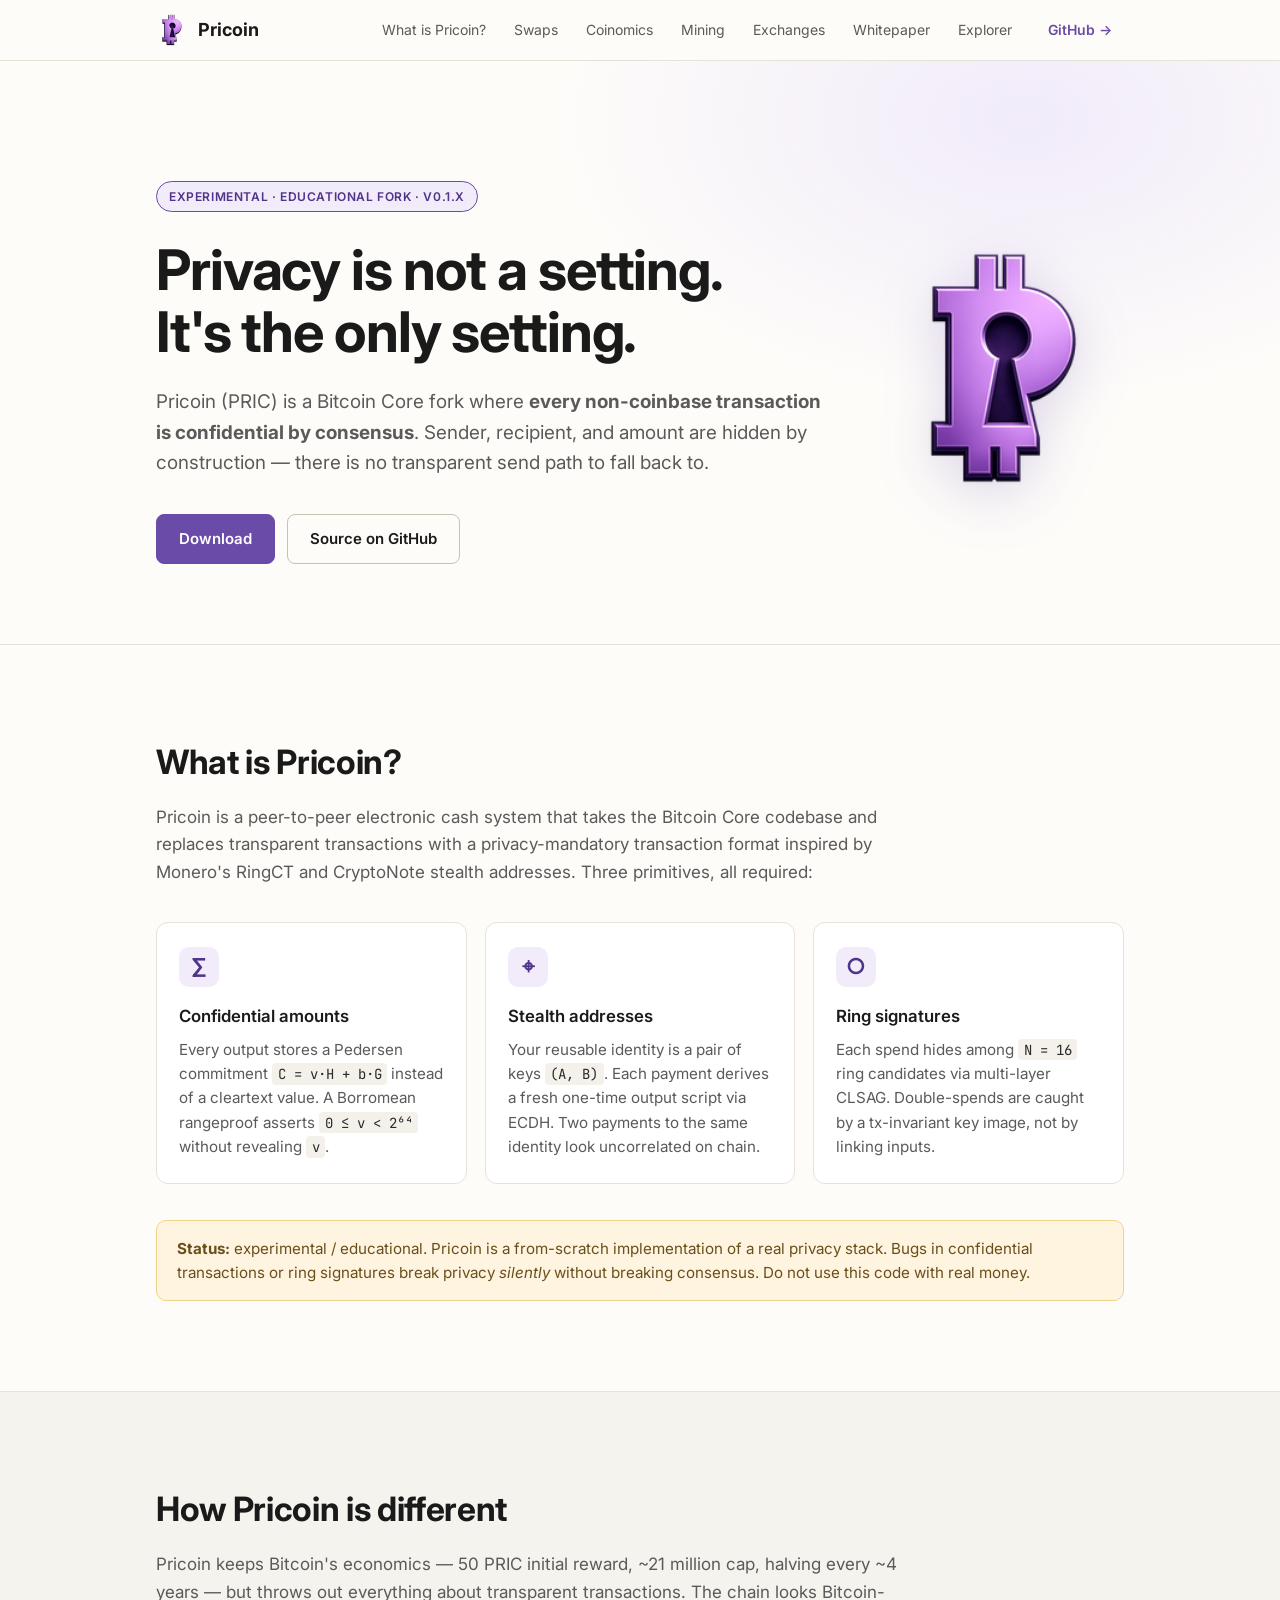
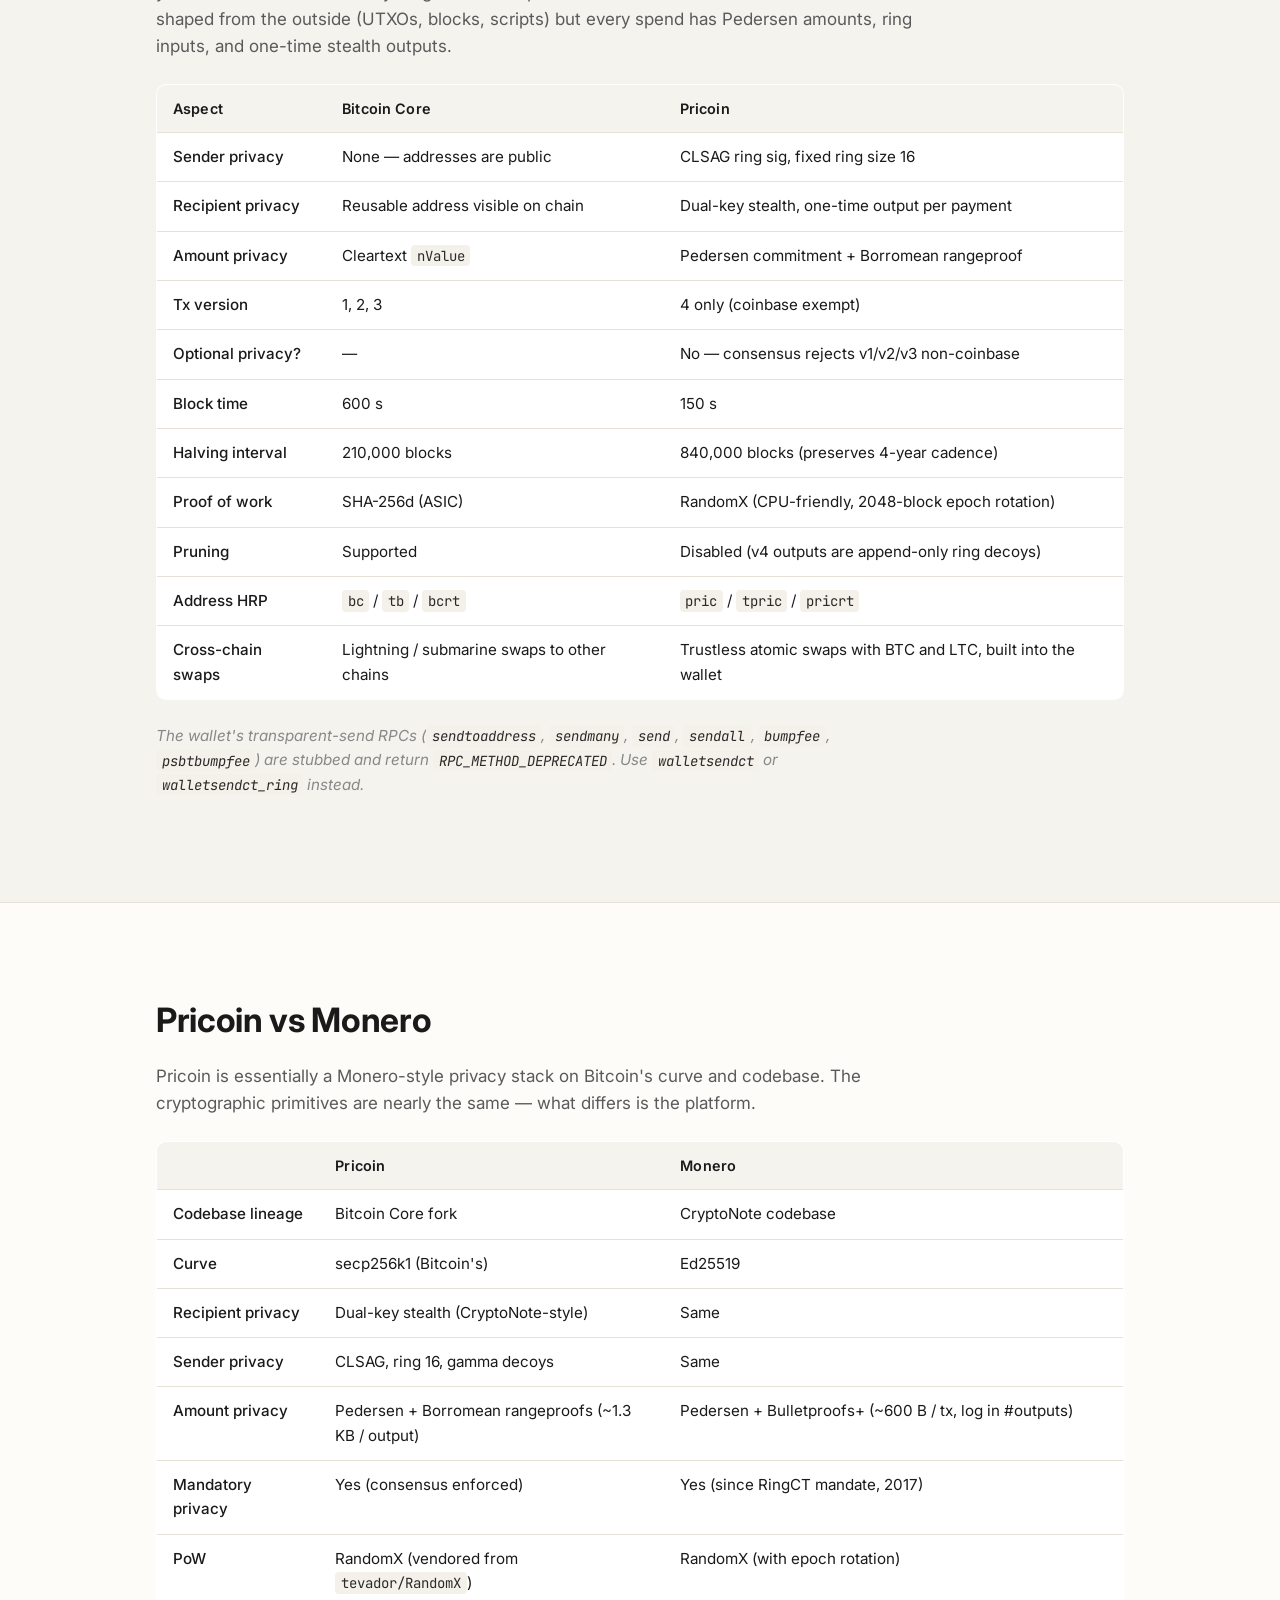
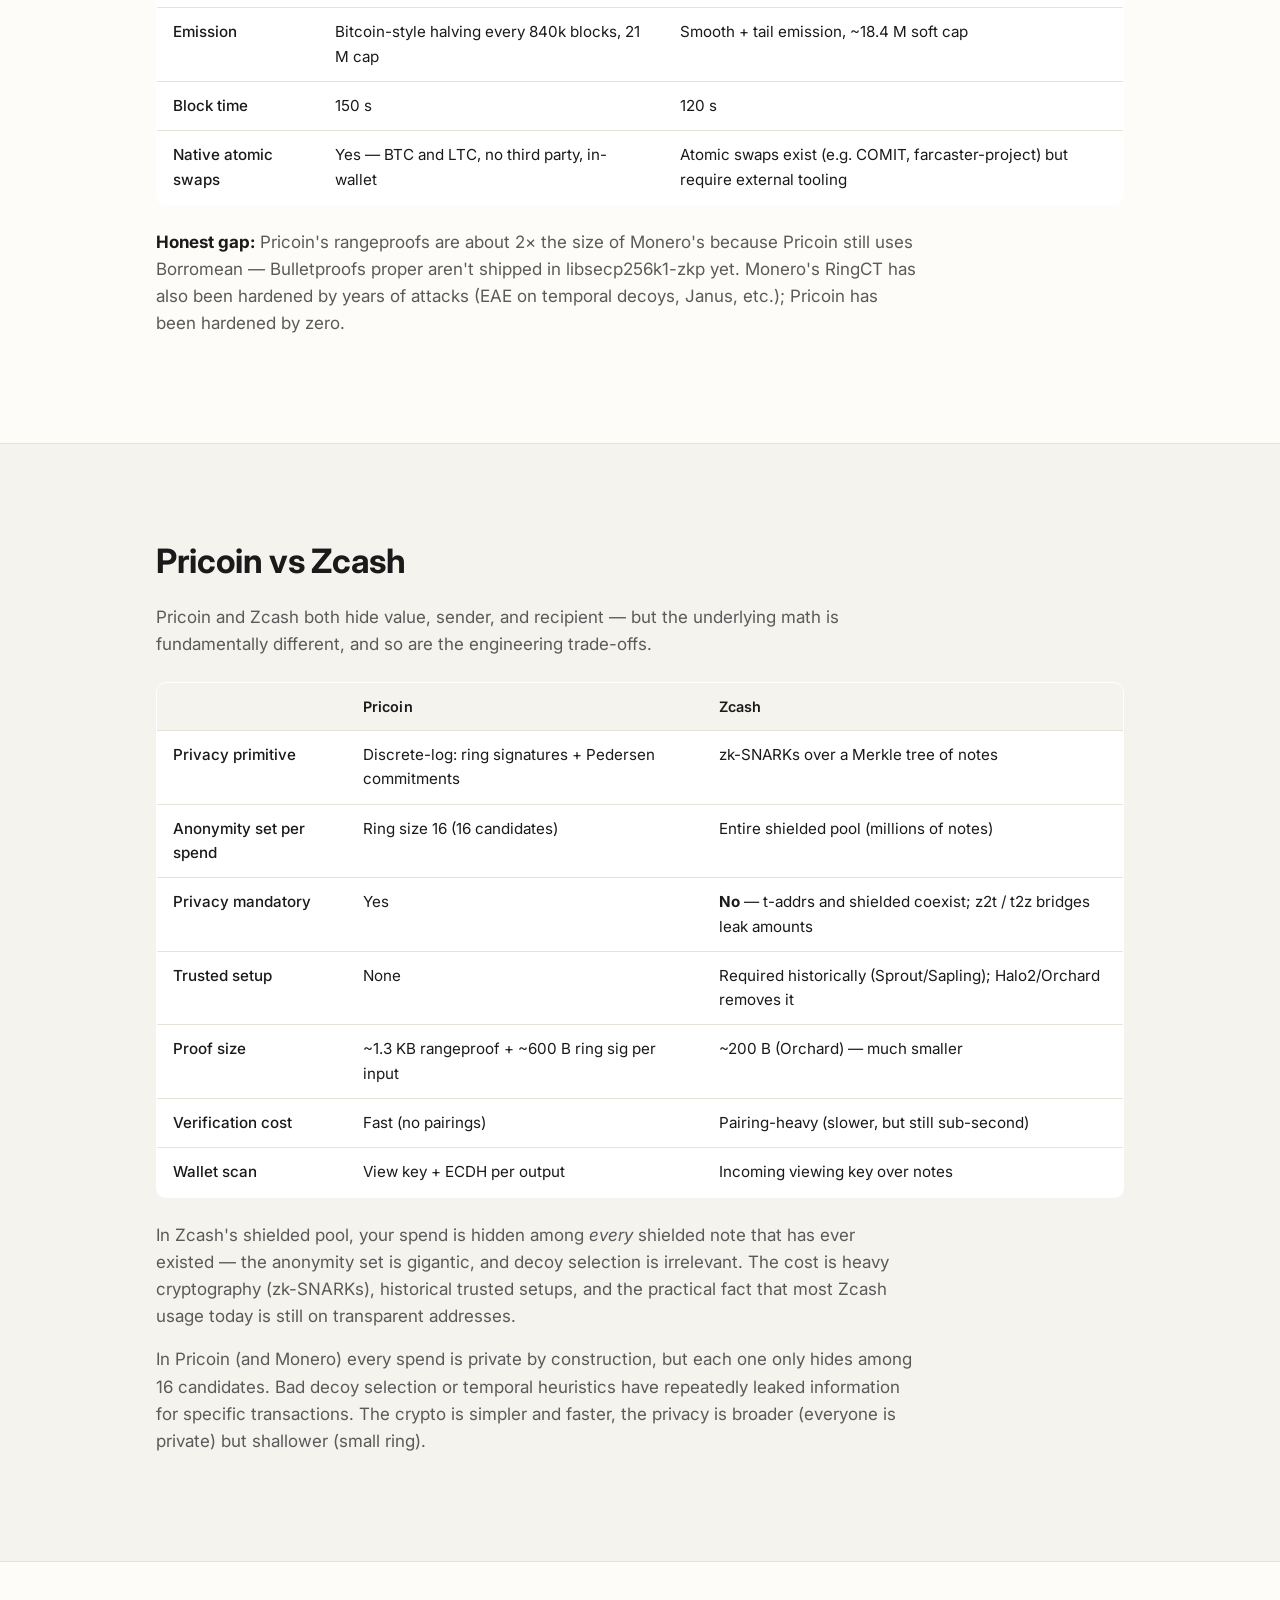
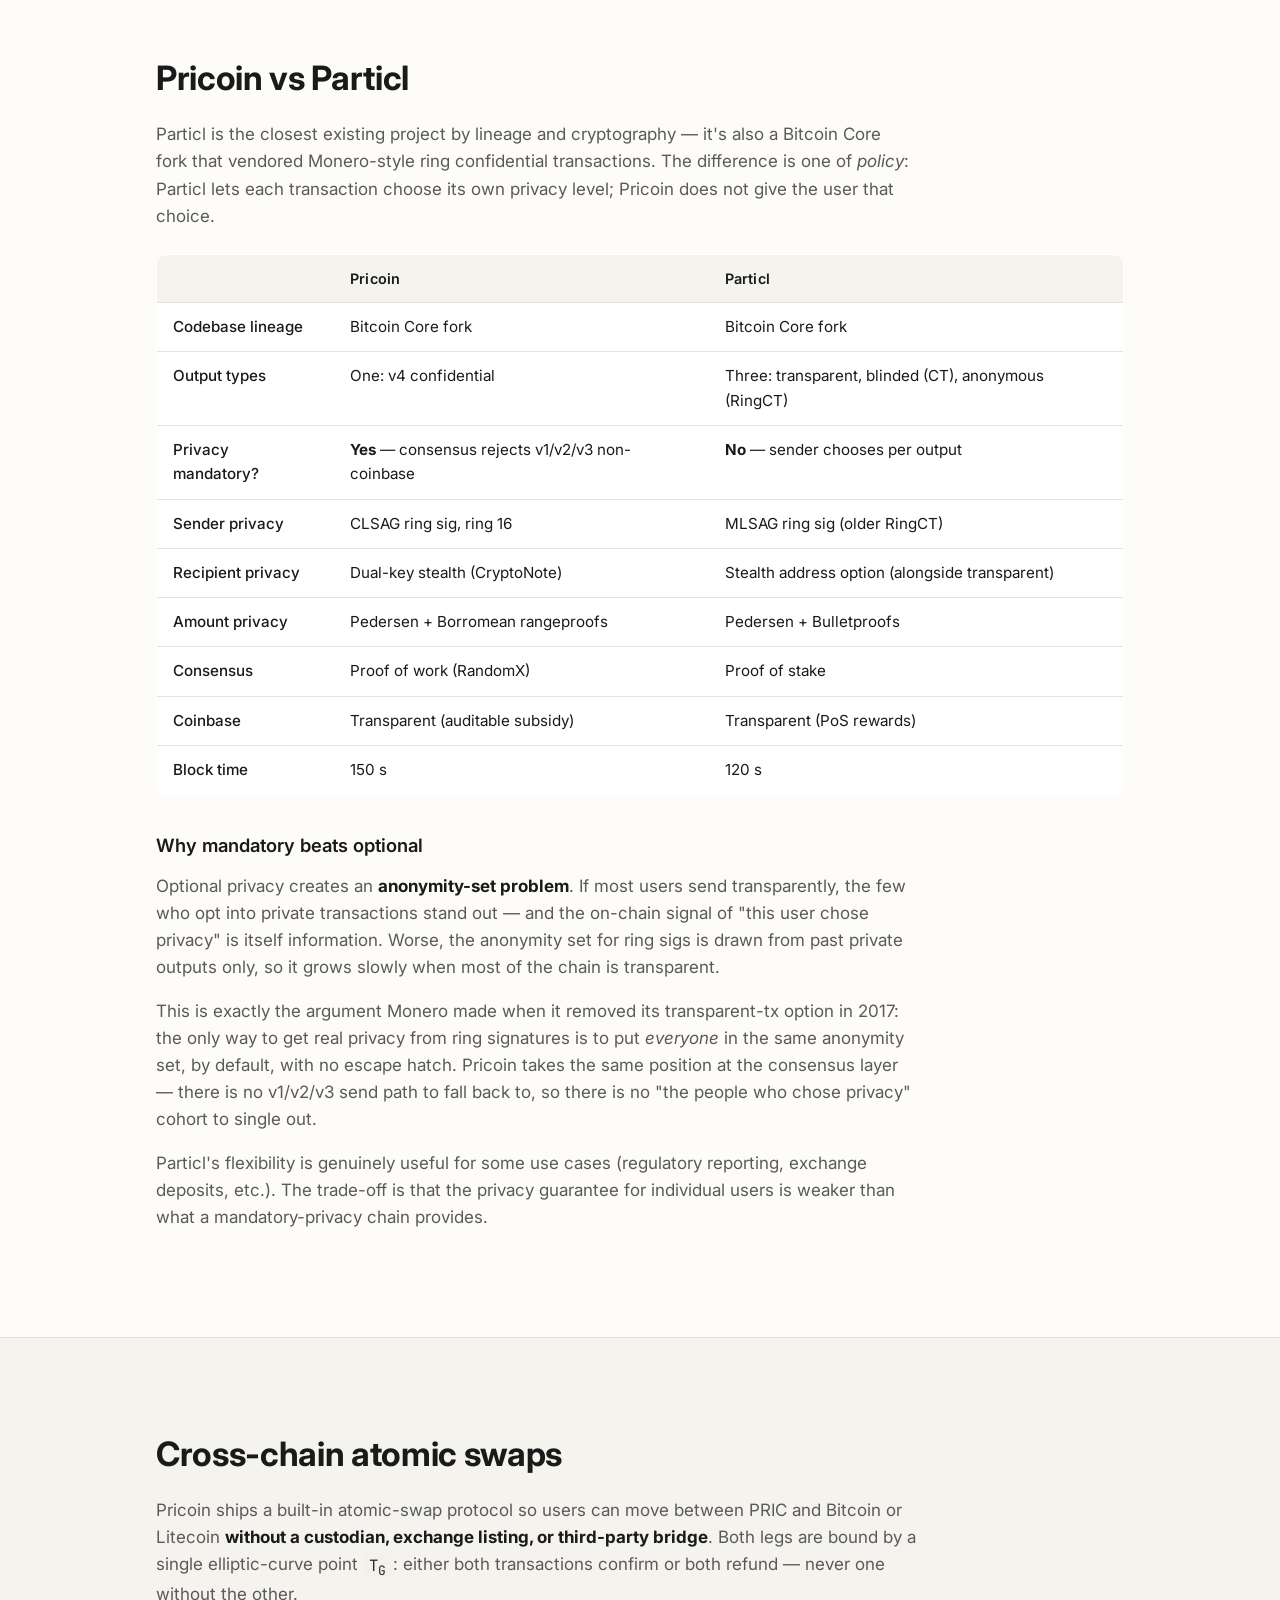
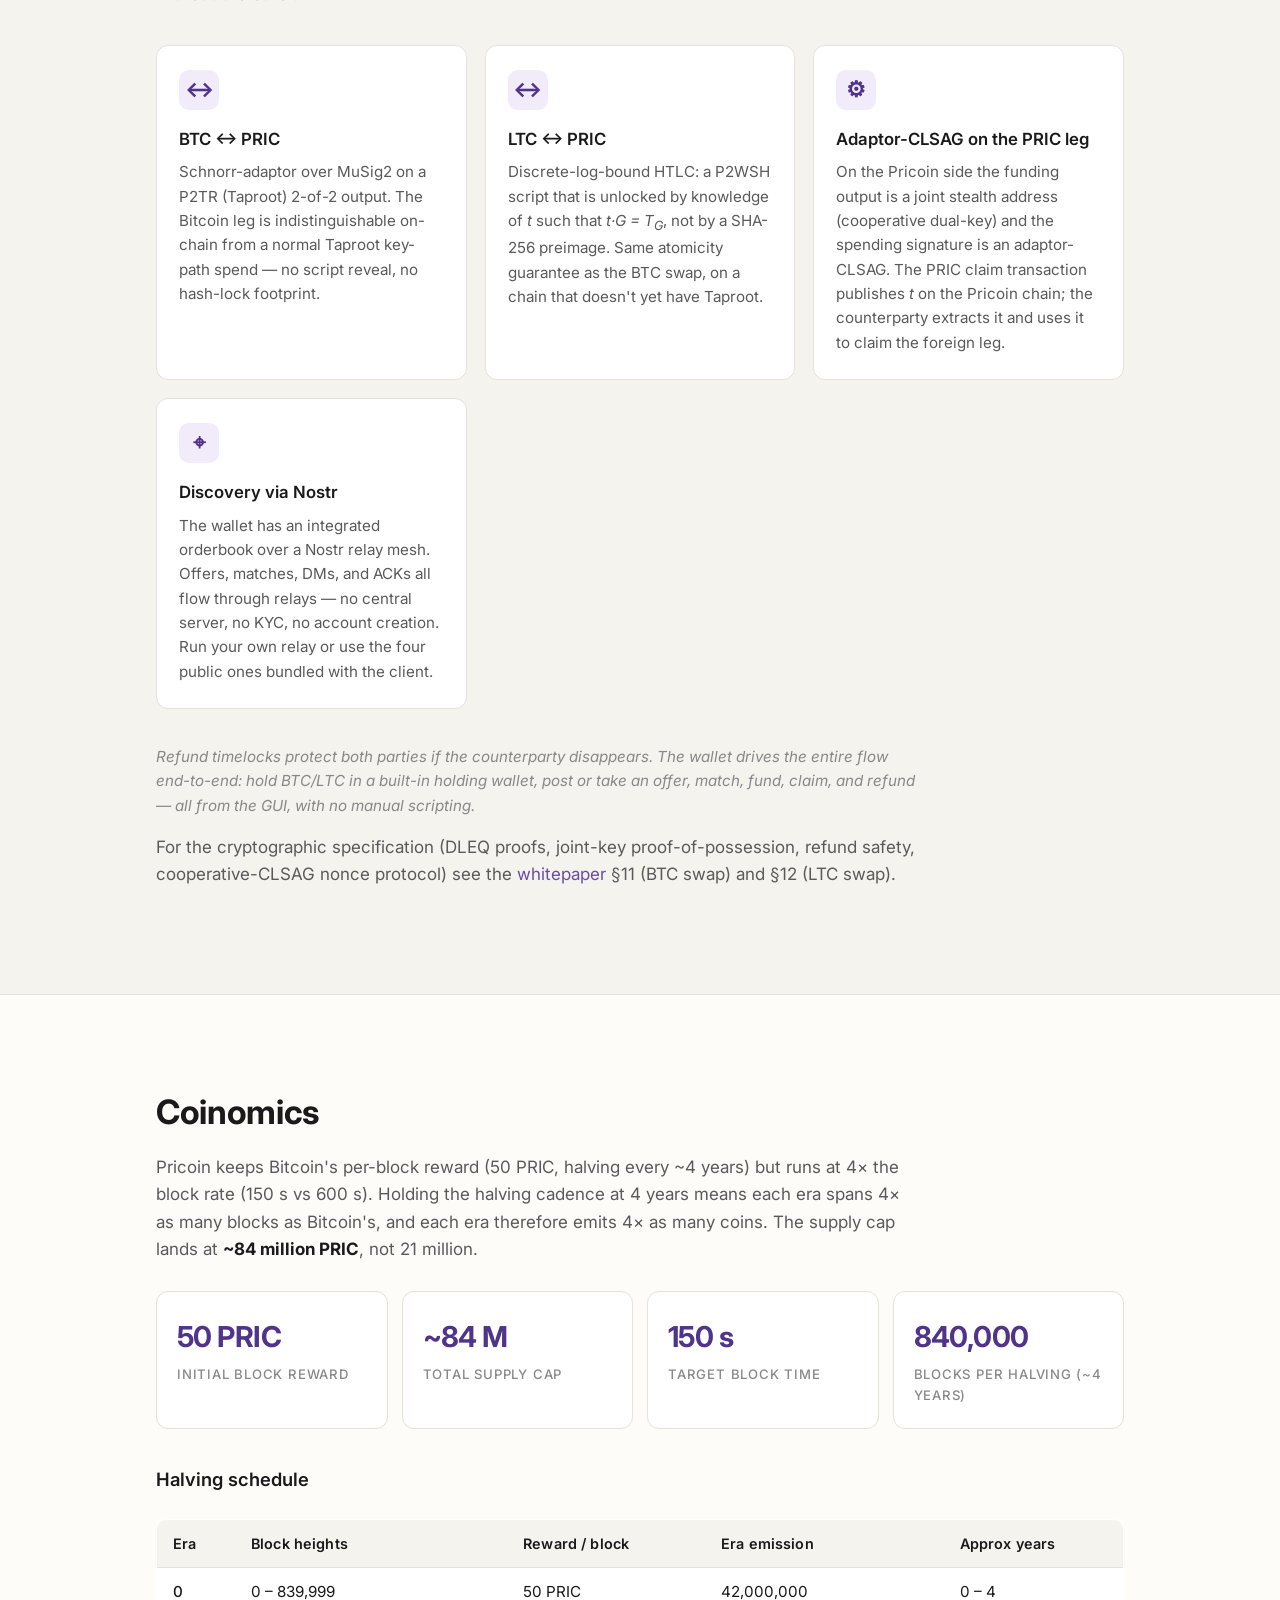
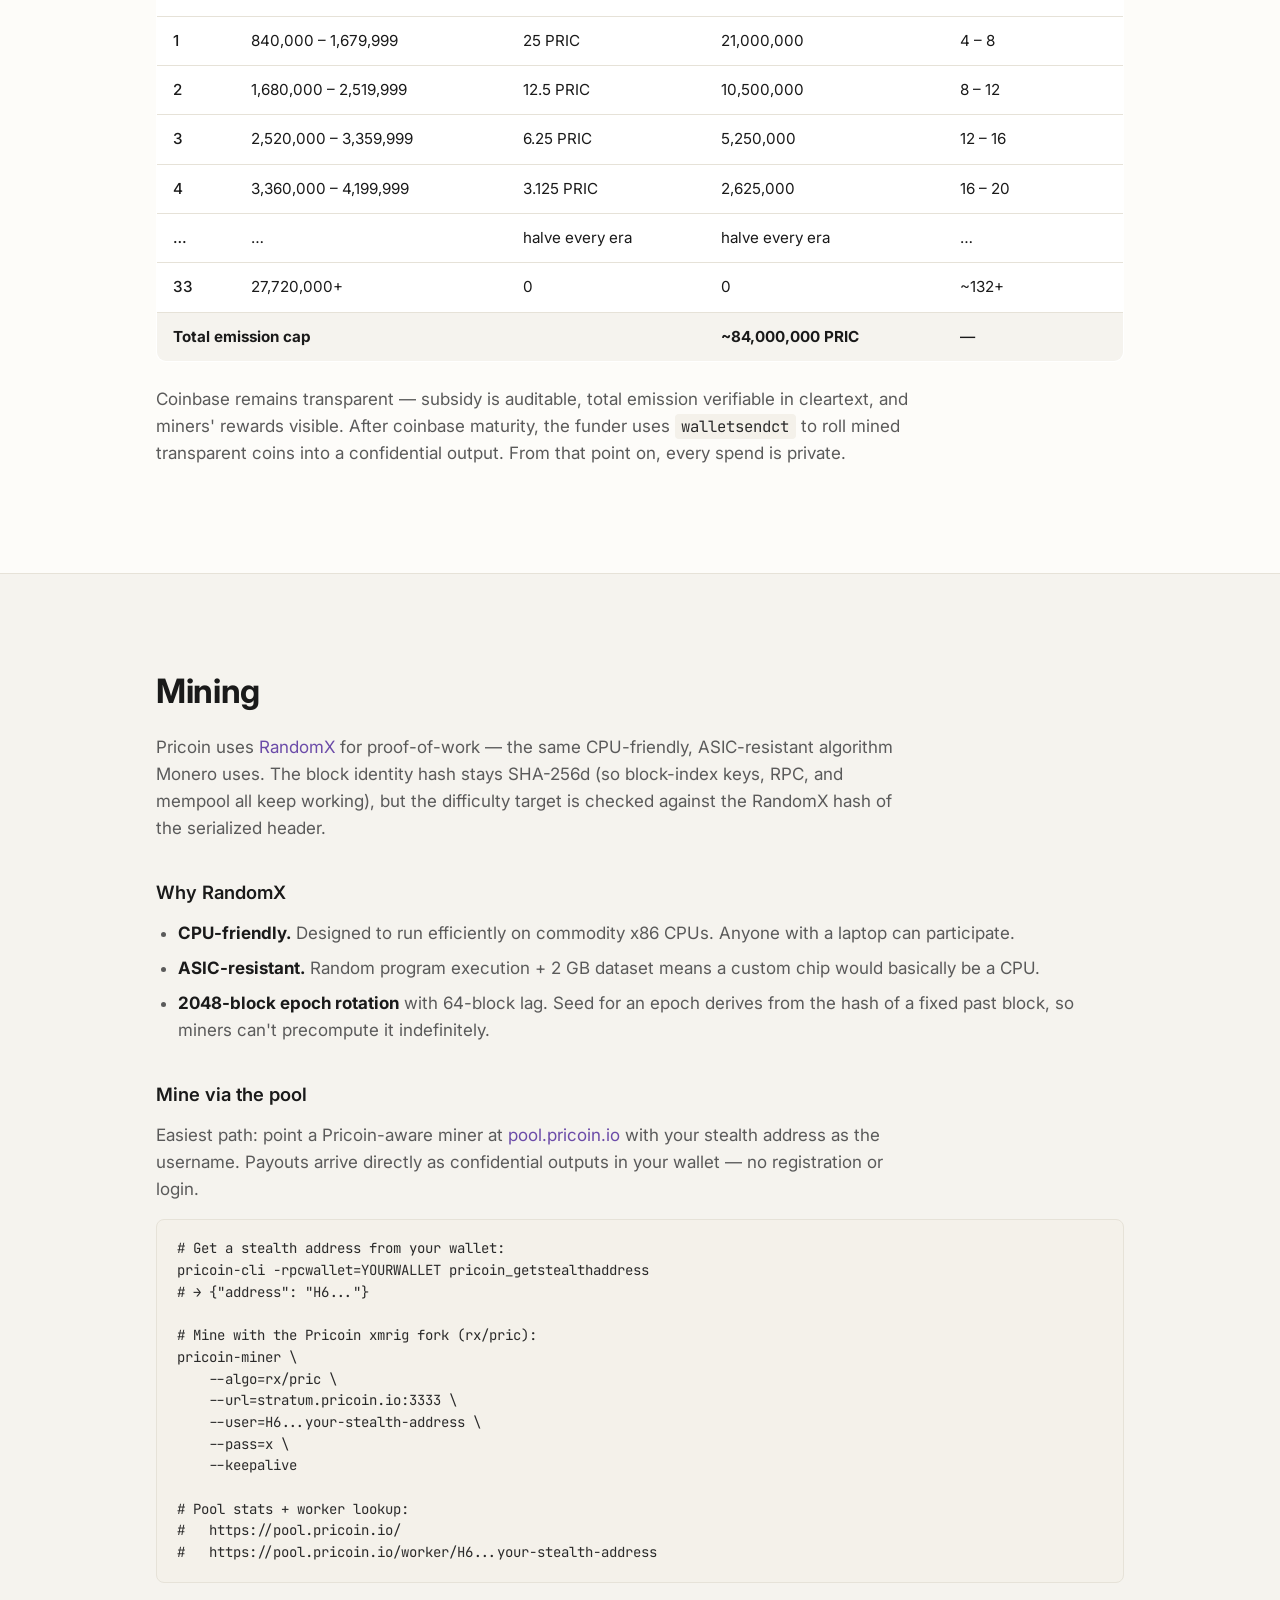
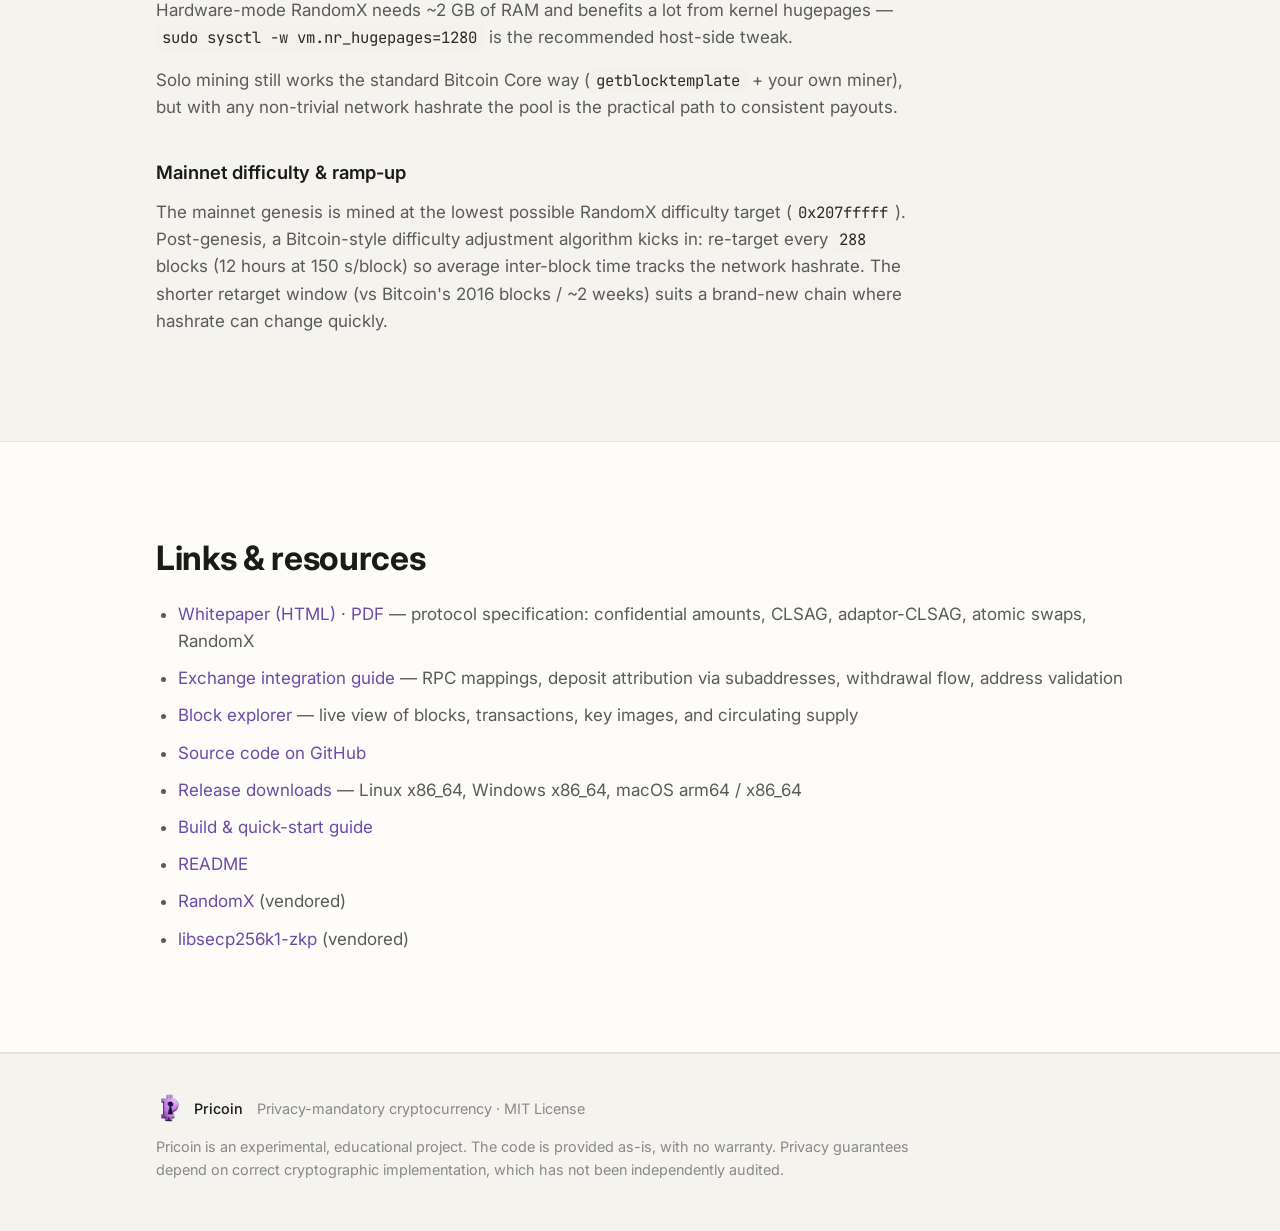
<file: index.html>
<!doctype html>
<html lang="en">
<head>
  <meta charset="utf-8">
  <meta name="viewport" content="width=device-width, initial-scale=1">
  <title>Pricoin — privacy-mandatory cryptocurrency</title>
  <meta name="description" content="Pricoin (PRIC) — a Bitcoin Core fork where every non-coinbase transaction is confidential by consensus: Pedersen amounts, dual-key stealth addresses, CLSAG ring signatures.">
  <meta name="theme-color" content="#fdfcf9">

  <link rel="preconnect" href="https://fonts.googleapis.com">
  <link rel="preconnect" href="https://fonts.gstatic.com" crossorigin>
  <link rel="stylesheet" href="https://fonts.googleapis.com/css2?family=Inter:wght@400;500;600;700&family=JetBrains+Mono:wght@400;500&display=swap">
  <link rel="stylesheet" href="style.css">
  <link rel="icon" type="image/x-icon" href="favicon.ico">
  <link rel="icon" type="image/png" sizes="32x32" href="favicon-32.png">
  <link rel="icon" type="image/png" sizes="16x16" href="favicon-16.png">
  <link rel="apple-touch-icon" sizes="200x200" href="pricoinlogo-200.png">
</head>
<body>

<header class="topbar">
  <div class="container topbar-inner">
    <a class="brand" href="#top">
      <img class="brand-mark" src="pricoinlogo-64.png" alt="" width="32" height="32">
      <span class="brand-name">Pricoin</span>
    </a>
    <nav class="topnav">
      <a href="#what">What is Pricoin?</a>
      <a href="#swaps">Swaps</a>
      <a href="#coinomics">Coinomics</a>
      <a href="#mining">Mining</a>
      <a href="exchanges.html">Exchanges</a>
      <a href="whitepaper.html">Whitepaper</a>
      <a href="https://explorer.pricoin.io/">Explorer</a>
      <a class="github" href="https://github.com/pricoinfoundation/pricoin" target="_blank" rel="noopener">GitHub →</a>
    </nav>
  </div>
</header>

<main id="top">

  <section class="hero">
    <div class="container hero-grid">
      <div class="hero-text">
      <div class="status-badge">Experimental · Educational fork · v0.1.x</div>
      <h1>Privacy is not a setting.<br>It's the only setting.</h1>
      <p class="lede">
        Pricoin (PRIC) is a Bitcoin Core fork where <strong>every non-coinbase
        transaction is confidential by consensus</strong>. Sender, recipient,
        and amount are hidden by construction — there is no transparent send
        path to fall back to.
      </p>
      <div class="cta-row">
        <a class="btn primary" href="https://github.com/pricoinfoundation/pricoin/releases" target="_blank" rel="noopener">Download</a>
        <a class="btn ghost" href="https://github.com/pricoinfoundation/pricoin" target="_blank" rel="noopener">Source on GitHub</a>
      </div>
      </div>
      <div class="hero-art" aria-hidden="true">
        <img src="pricoinlogo-200.png" alt="" width="200" height="200">
      </div>
    </div>
  </section>

  <section id="what" class="section">
    <div class="container">
      <h2>What is Pricoin?</h2>
      <p>
        Pricoin is a peer-to-peer electronic cash system that takes the
        Bitcoin Core codebase and replaces transparent transactions with a
        privacy-mandatory transaction format inspired by Monero's RingCT
        and CryptoNote stealth addresses. Three primitives, all required:
      </p>

      <div class="cards">
        <div class="card">
          <div class="card-icon">∑</div>
          <h3>Confidential amounts</h3>
          <p>
            Every output stores a Pedersen commitment <code>C = v·H + b·G</code>
            instead of a cleartext value. A Borromean rangeproof asserts
            <code>0 ≤ v &lt; 2⁶⁴</code> without revealing&nbsp;<code>v</code>.
          </p>
        </div>
        <div class="card">
          <div class="card-icon">⌖</div>
          <h3>Stealth addresses</h3>
          <p>
            Your reusable identity is a pair of keys <code>(A, B)</code>. Each
            payment derives a fresh one-time output script via ECDH. Two
            payments to the same identity look uncorrelated on chain.
          </p>
        </div>
        <div class="card">
          <div class="card-icon">○</div>
          <h3>Ring signatures</h3>
          <p>
            Each spend hides among <code>N&nbsp;=&nbsp;16</code> ring
            candidates via multi-layer CLSAG. Double-spends are caught by a
            tx-invariant key image, not by linking inputs.
          </p>
        </div>
      </div>

      <div class="warning">
        <strong>Status:</strong> experimental / educational. Pricoin is a
        from-scratch implementation of a real privacy stack. Bugs in
        confidential transactions or ring signatures break privacy
        <em>silently</em> without breaking consensus. Do not use this
        code with real money.
      </div>
    </div>
  </section>

  <section id="different" class="section alt">
    <div class="container">
      <h2>How Pricoin is different</h2>
      <p>
        Pricoin keeps Bitcoin's economics — 50 PRIC initial reward, ~21
        million cap, halving every ~4 years — but throws out everything
        about transparent transactions. The chain looks Bitcoin-shaped from
        the outside (UTXOs, blocks, scripts) but every spend has Pedersen
        amounts, ring inputs, and one-time stealth outputs.
      </p>

      <table class="compare">
        <thead><tr><th>Aspect</th><th>Bitcoin Core</th><th>Pricoin</th></tr></thead>
        <tbody>
          <tr><td>Sender privacy</td><td>None — addresses are public</td><td>CLSAG ring sig, fixed ring size 16</td></tr>
          <tr><td>Recipient privacy</td><td>Reusable address visible on chain</td><td>Dual-key stealth, one-time output per payment</td></tr>
          <tr><td>Amount privacy</td><td>Cleartext <code>nValue</code></td><td>Pedersen commitment + Borromean rangeproof</td></tr>
          <tr><td>Tx version</td><td>1, 2, 3</td><td>4 only (coinbase exempt)</td></tr>
          <tr><td>Optional privacy?</td><td>—</td><td>No — consensus rejects v1/v2/v3 non-coinbase</td></tr>
          <tr><td>Block time</td><td>600 s</td><td>150 s</td></tr>
          <tr><td>Halving interval</td><td>210,000 blocks</td><td>840,000 blocks (preserves 4-year cadence)</td></tr>
          <tr><td>Proof of work</td><td>SHA-256d (ASIC)</td><td>RandomX (CPU-friendly, 2048-block epoch rotation)</td></tr>
          <tr><td>Pruning</td><td>Supported</td><td>Disabled (v4 outputs are append-only ring decoys)</td></tr>
          <tr><td>Address HRP</td><td><code>bc</code> / <code>tb</code> / <code>bcrt</code></td><td><code>pric</code> / <code>tpric</code> / <code>pricrt</code></td></tr>
          <tr><td>Cross-chain swaps</td><td>Lightning / submarine swaps to other chains</td><td>Trustless atomic swaps with BTC and LTC, built into the wallet</td></tr>
        </tbody>
      </table>

      <p class="note">
        The wallet's transparent-send RPCs (<code>sendtoaddress</code>,
        <code>sendmany</code>, <code>send</code>, <code>sendall</code>,
        <code>bumpfee</code>, <code>psbtbumpfee</code>) are stubbed and
        return <code>RPC_METHOD_DEPRECATED</code>. Use
        <code>walletsendct</code> or <code>walletsendct_ring</code>
        instead.
      </p>
    </div>
  </section>

  <section id="monero" class="section">
    <div class="container">
      <h2>Pricoin vs Monero</h2>
      <p>
        Pricoin is essentially a Monero-style privacy stack on Bitcoin's
        curve and codebase. The cryptographic primitives are nearly the
        same — what differs is the platform.
      </p>

      <table class="compare">
        <thead><tr><th></th><th>Pricoin</th><th>Monero</th></tr></thead>
        <tbody>
          <tr><td>Codebase lineage</td><td>Bitcoin Core fork</td><td>CryptoNote codebase</td></tr>
          <tr><td>Curve</td><td>secp256k1 (Bitcoin's)</td><td>Ed25519</td></tr>
          <tr><td>Recipient privacy</td><td>Dual-key stealth (CryptoNote-style)</td><td>Same</td></tr>
          <tr><td>Sender privacy</td><td>CLSAG, ring 16, gamma decoys</td><td>Same</td></tr>
          <tr><td>Amount privacy</td><td>Pedersen + Borromean rangeproofs (~1.3 KB / output)</td><td>Pedersen + Bulletproofs+ (~600 B / tx, log in #outputs)</td></tr>
          <tr><td>Mandatory privacy</td><td>Yes (consensus enforced)</td><td>Yes (since RingCT mandate, 2017)</td></tr>
          <tr><td>PoW</td><td>RandomX (vendored from <code>tevador/RandomX</code>)</td><td>RandomX (with epoch rotation)</td></tr>
          <tr><td>Emission</td><td>Bitcoin-style halving every 840k blocks, 21 M cap</td><td>Smooth + tail emission, ~18.4 M soft cap</td></tr>
          <tr><td>Block time</td><td>150 s</td><td>120 s</td></tr>
          <tr><td>Native atomic swaps</td><td>Yes — BTC and LTC, no third party, in-wallet</td><td>Atomic swaps exist (e.g. COMIT, farcaster-project) but require external tooling</td></tr>
        </tbody>
      </table>

      <p>
        <strong>Honest gap:</strong> Pricoin's rangeproofs are about 2× the
        size of Monero's because Pricoin still uses Borromean — Bulletproofs
        proper aren't shipped in libsecp256k1-zkp yet. Monero's RingCT has
        also been hardened by years of attacks (EAE on temporal decoys,
        Janus, etc.); Pricoin has been hardened by zero.
      </p>
    </div>
  </section>

  <section id="zcash" class="section alt">
    <div class="container">
      <h2>Pricoin vs Zcash</h2>
      <p>
        Pricoin and Zcash both hide value, sender, and recipient — but the
        underlying math is fundamentally different, and so are the
        engineering trade-offs.
      </p>

      <table class="compare">
        <thead><tr><th></th><th>Pricoin</th><th>Zcash</th></tr></thead>
        <tbody>
          <tr><td>Privacy primitive</td><td>Discrete-log: ring signatures + Pedersen commitments</td><td>zk-SNARKs over a Merkle tree of notes</td></tr>
          <tr><td>Anonymity set per spend</td><td>Ring size 16 (16 candidates)</td><td>Entire shielded pool (millions of notes)</td></tr>
          <tr><td>Privacy mandatory</td><td>Yes</td><td><strong>No</strong> — t-addrs and shielded coexist; z2t / t2z bridges leak amounts</td></tr>
          <tr><td>Trusted setup</td><td>None</td><td>Required historically (Sprout/Sapling); Halo2/Orchard removes it</td></tr>
          <tr><td>Proof size</td><td>~1.3 KB rangeproof + ~600 B ring sig per input</td><td>~200 B (Orchard) — much smaller</td></tr>
          <tr><td>Verification cost</td><td>Fast (no pairings)</td><td>Pairing-heavy (slower, but still sub-second)</td></tr>
          <tr><td>Wallet scan</td><td>View key + ECDH per output</td><td>Incoming viewing key over notes</td></tr>
        </tbody>
      </table>

      <p>
        In Zcash's shielded pool, your spend is hidden among <em>every</em>
        shielded note that has ever existed — the anonymity set is
        gigantic, and decoy selection is irrelevant. The cost is heavy
        cryptography (zk-SNARKs), historical trusted setups, and the
        practical fact that most Zcash usage today is still on transparent
        addresses.
      </p>
      <p>
        In Pricoin (and Monero) every spend is private by construction,
        but each one only hides among 16 candidates. Bad decoy selection
        or temporal heuristics have repeatedly leaked information for
        specific transactions. The crypto is simpler and faster, the
        privacy is broader (everyone is private) but shallower (small
        ring).
      </p>
    </div>
  </section>

  <section id="particl" class="section">
    <div class="container">
      <h2>Pricoin vs Particl</h2>
      <p>
        Particl is the closest existing project by lineage and cryptography
        — it's also a Bitcoin Core fork that vendored Monero-style ring
        confidential transactions. The difference is one of <em>policy</em>:
        Particl lets each transaction choose its own privacy level; Pricoin
        does not give the user that choice.
      </p>

      <table class="compare">
        <thead><tr><th></th><th>Pricoin</th><th>Particl</th></tr></thead>
        <tbody>
          <tr><td>Codebase lineage</td><td>Bitcoin Core fork</td><td>Bitcoin Core fork</td></tr>
          <tr><td>Output types</td><td>One: v4 confidential</td><td>Three: transparent, blinded (CT), anonymous (RingCT)</td></tr>
          <tr><td>Privacy mandatory?</td><td><strong>Yes</strong> — consensus rejects v1/v2/v3 non-coinbase</td><td><strong>No</strong> — sender chooses per output</td></tr>
          <tr><td>Sender privacy</td><td>CLSAG ring sig, ring 16</td><td>MLSAG ring sig (older RingCT)</td></tr>
          <tr><td>Recipient privacy</td><td>Dual-key stealth (CryptoNote)</td><td>Stealth address option (alongside transparent)</td></tr>
          <tr><td>Amount privacy</td><td>Pedersen + Borromean rangeproofs</td><td>Pedersen + Bulletproofs</td></tr>
          <tr><td>Consensus</td><td>Proof of work (RandomX)</td><td>Proof of stake</td></tr>
          <tr><td>Coinbase</td><td>Transparent (auditable subsidy)</td><td>Transparent (PoS rewards)</td></tr>
          <tr><td>Block time</td><td>150 s</td><td>120 s</td></tr>
        </tbody>
      </table>

      <h3>Why mandatory beats optional</h3>
      <p>
        Optional privacy creates an <strong>anonymity-set problem</strong>.
        If most users send transparently, the few who opt into private
        transactions stand out — and the on-chain signal of "this user
        chose privacy" is itself information. Worse, the anonymity set for
        ring sigs is drawn from past private outputs only, so it grows
        slowly when most of the chain is transparent.
      </p>
      <p>
        This is exactly the argument Monero made when it removed its
        transparent-tx option in 2017: the only way to get real privacy
        from ring signatures is to put <em>everyone</em> in the same
        anonymity set, by default, with no escape hatch. Pricoin takes
        the same position at the consensus layer — there is no v1/v2/v3
        send path to fall back to, so there is no "the people who chose
        privacy" cohort to single out.
      </p>
      <p>
        Particl's flexibility is genuinely useful for some use cases
        (regulatory reporting, exchange deposits, etc.). The trade-off is
        that the privacy guarantee for individual users is weaker than
        what a mandatory-privacy chain provides.
      </p>
    </div>
  </section>

  <section id="swaps" class="section alt">
    <div class="container">
      <h2>Cross-chain atomic swaps</h2>
      <p>
        Pricoin ships a built-in atomic-swap protocol so users can move
        between PRIC and Bitcoin or Litecoin <strong>without a custodian,
        exchange listing, or third-party bridge</strong>. Both legs are
        bound by a single elliptic-curve point <code>T<sub>G</sub></code>:
        either both transactions confirm or both refund — never one
        without the other.
      </p>

      <div class="cards">
        <div class="card">
          <div class="card-icon">↔</div>
          <h3>BTC ↔ PRIC</h3>
          <p>
            Schnorr-adaptor over MuSig2 on a P2TR (Taproot) 2-of-2 output.
            The Bitcoin leg is indistinguishable on-chain from a normal
            Taproot key-path spend — no script reveal, no hash-lock
            footprint.
          </p>
        </div>

        <div class="card">
          <div class="card-icon">↔</div>
          <h3>LTC ↔ PRIC</h3>
          <p>
            Discrete-log-bound HTLC: a P2WSH script that is unlocked by
            knowledge of <em>t</em> such that <em>t·G&nbsp;=&nbsp;T<sub>G</sub></em>,
            not by a SHA-256 preimage. Same atomicity guarantee as the
            BTC swap, on a chain that doesn't yet have Taproot.
          </p>
        </div>

        <div class="card">
          <div class="card-icon">⚙</div>
          <h3>Adaptor-CLSAG on the PRIC leg</h3>
          <p>
            On the Pricoin side the funding output is a joint stealth
            address (cooperative dual-key) and the spending signature is
            an adaptor-CLSAG. The PRIC claim transaction publishes
            <em>t</em> on the Pricoin chain; the counterparty extracts
            it and uses it to claim the foreign leg.
          </p>
        </div>

        <div class="card">
          <div class="card-icon">⌖</div>
          <h3>Discovery via Nostr</h3>
          <p>
            The wallet has an integrated orderbook over a Nostr relay
            mesh. Offers, matches, DMs, and ACKs all flow through
            relays — no central server, no KYC, no account creation.
            Run your own relay or use the four public ones bundled
            with the client.
          </p>
        </div>
      </div>

      <p class="note">
        Refund timelocks protect both parties if the counterparty
        disappears. The wallet drives the entire flow end-to-end: hold
        BTC/LTC in a built-in holding wallet, post or take an offer,
        match, fund, claim, and refund — all from the GUI, with no
        manual scripting.
      </p>

      <p>
        For the cryptographic specification (DLEQ proofs, joint-key
        proof-of-possession, refund safety, cooperative-CLSAG nonce
        protocol) see the
        <a href="whitepaper.html">whitepaper</a> §11 (BTC swap) and
        §12 (LTC swap).
      </p>
    </div>
  </section>

  <section id="coinomics" class="section">
    <div class="container">
      <h2>Coinomics</h2>
      <p>
        Pricoin keeps Bitcoin's per-block reward (50 PRIC, halving every
        ~4 years) but runs at 4× the block rate (150 s vs 600 s). Holding
        the halving cadence at 4 years means each era spans 4× as many
        blocks as Bitcoin's, and each era therefore emits 4× as many
        coins. The supply cap lands at <strong>~84 million PRIC</strong>,
        not 21 million.
      </p>

      <div class="stats">
        <div class="stat">
          <div class="stat-num">50 PRIC</div>
          <div class="stat-label">Initial block reward</div>
        </div>
        <div class="stat">
          <div class="stat-num">~84 M</div>
          <div class="stat-label">Total supply cap</div>
        </div>
        <div class="stat">
          <div class="stat-num">150 s</div>
          <div class="stat-label">Target block time</div>
        </div>
        <div class="stat">
          <div class="stat-num">840,000</div>
          <div class="stat-label">Blocks per halving (~4 years)</div>
        </div>
      </div>

      <h3>Halving schedule</h3>
      <table class="compare">
        <thead><tr><th>Era</th><th>Block heights</th><th>Reward / block</th><th>Era emission</th><th>Approx years</th></tr></thead>
        <tbody>
          <tr><td>0</td><td>0 – 839,999</td><td>50 PRIC</td><td>42,000,000</td><td>0 – 4</td></tr>
          <tr><td>1</td><td>840,000 – 1,679,999</td><td>25 PRIC</td><td>21,000,000</td><td>4 – 8</td></tr>
          <tr><td>2</td><td>1,680,000 – 2,519,999</td><td>12.5 PRIC</td><td>10,500,000</td><td>8 – 12</td></tr>
          <tr><td>3</td><td>2,520,000 – 3,359,999</td><td>6.25 PRIC</td><td>5,250,000</td><td>12 – 16</td></tr>
          <tr><td>4</td><td>3,360,000 – 4,199,999</td><td>3.125 PRIC</td><td>2,625,000</td><td>16 – 20</td></tr>
          <tr><td>…</td><td>…</td><td>halve every era</td><td>halve every era</td><td>…</td></tr>
          <tr><td>33</td><td>27,720,000+</td><td>0</td><td>0</td><td>~132+</td></tr>
        </tbody>
        <tfoot>
          <tr><td colspan="3"><strong>Total emission cap</strong></td><td><strong>~84,000,000 PRIC</strong></td><td>—</td></tr>
        </tfoot>
      </table>

      <p>
        Coinbase remains transparent — subsidy is auditable, total emission
        verifiable in cleartext, and miners' rewards visible. After
        coinbase maturity, the funder uses <code>walletsendct</code> to
        roll mined transparent coins into a confidential output. From that
        point on, every spend is private.
      </p>
    </div>
  </section>

  <section id="mining" class="section alt">
    <div class="container">
      <h2>Mining</h2>
      <p>
        Pricoin uses <a href="https://github.com/tevador/RandomX" target="_blank" rel="noopener">RandomX</a> for proof-of-work — the
        same CPU-friendly, ASIC-resistant algorithm Monero uses. The block
        identity hash stays SHA-256d (so block-index keys, RPC, and
        mempool all keep working), but the difficulty target is checked
        against the RandomX hash of the serialized header.
      </p>

      <h3>Why RandomX</h3>
      <ul class="bullet-list">
        <li><strong>CPU-friendly.</strong> Designed to run efficiently on commodity x86 CPUs. Anyone with a laptop can participate.</li>
        <li><strong>ASIC-resistant.</strong> Random program execution + 2 GB dataset means a custom chip would basically be a CPU.</li>
        <li><strong>2048-block epoch rotation</strong> with 64-block lag. Seed for an epoch derives from the hash of a fixed past block, so miners can't precompute it indefinitely.</li>
      </ul>

      <h3>Mine via the pool</h3>
      <p>
        Easiest path: point a Pricoin-aware miner at
        <a href="https://pool.pricoin.io/">pool.pricoin.io</a>
        with your stealth address as the username. Payouts arrive
        directly as confidential outputs in your wallet — no
        registration or login.
      </p>
      <pre><code># Get a stealth address from your wallet:
pricoin-cli -rpcwallet=YOURWALLET pricoin_getstealthaddress
# → {"address": "H6..."}

# Mine with the Pricoin xmrig fork (rx/pric):
pricoin-miner \
    --algo=rx/pric \
    --url=stratum.pricoin.io:3333 \
    --user=H6...your-stealth-address \
    --pass=x \
    --keepalive

# Pool stats + worker lookup:
#   https://pool.pricoin.io/
#   https://pool.pricoin.io/worker/H6...your-stealth-address
</code></pre>
      <p class="mute">
        Hardware-mode RandomX needs ~2 GB of RAM and benefits a lot
        from kernel hugepages —
        <code>sudo sysctl -w vm.nr_hugepages=1280</code>
        is the recommended host-side tweak.
      </p>
      <p>
        Solo mining still works the standard Bitcoin Core way
        (<code>getblocktemplate</code> + your own miner), but with
        any non-trivial network hashrate the pool is the practical
        path to consistent payouts.
      </p>

      <h3>Mainnet difficulty &amp; ramp-up</h3>
      <p>
        The mainnet genesis is mined at the lowest possible RandomX
        difficulty target (<code>0x207fffff</code>). Post-genesis, a
        Bitcoin-style difficulty adjustment algorithm kicks in:
        re-target every <code>288</code> blocks (12 hours at 150 s/block)
        so average inter-block time tracks the network hashrate. The
        shorter retarget window (vs Bitcoin's 2016 blocks / ~2 weeks)
        suits a brand-new chain where hashrate can change quickly.
      </p>
    </div>
  </section>

  <section id="links" class="section">
    <div class="container">
      <h2>Links &amp; resources</h2>
      <ul class="link-grid">
        <li><a href="whitepaper.html">Whitepaper (HTML)</a> · <a href="whitepaper.pdf" download>PDF</a> — protocol specification: confidential amounts, CLSAG, adaptor-CLSAG, atomic swaps, RandomX</li>
        <li><a href="exchanges.html">Exchange integration guide</a> — RPC mappings, deposit attribution via subaddresses, withdrawal flow, address validation</li>
        <li><a href="https://explorer.pricoin.io/">Block explorer</a> — live view of blocks, transactions, key images, and circulating supply</li>
        <li><a href="https://github.com/pricoinfoundation/pricoin" target="_blank" rel="noopener">Source code on GitHub</a></li>
        <li><a href="https://github.com/pricoinfoundation/pricoin/releases" target="_blank" rel="noopener">Release downloads</a> — Linux x86_64, Windows x86_64, macOS arm64 / x86_64</li>
        <li><a href="https://github.com/pricoinfoundation/pricoin/blob/main/doc/build-pricoin.md" target="_blank" rel="noopener">Build &amp; quick-start guide</a></li>
        <li><a href="https://github.com/pricoinfoundation/pricoin/blob/main/README.md" target="_blank" rel="noopener">README</a></li>
        <li><a href="https://github.com/tevador/RandomX" target="_blank" rel="noopener">RandomX</a> (vendored)</li>
        <li><a href="https://github.com/BlockstreamResearch/secp256k1-zkp" target="_blank" rel="noopener">libsecp256k1-zkp</a> (vendored)</li>
      </ul>
    </div>
  </section>

</main>

<footer>
  <div class="container footer-inner">
    <div class="footer-brand">
      <img class="brand-mark" src="pricoinlogo-64.png" alt="" width="28" height="28">
      <span class="brand-name">Pricoin</span>
      <span class="footer-subtitle">Privacy-mandatory cryptocurrency · MIT License</span>
    </div>
    <div class="footer-disclaimer">
      Pricoin is an experimental, educational project. The code is provided
      as-is, with no warranty. Privacy guarantees depend on correct
      cryptographic implementation, which has not been independently
      audited.
    </div>
  </div>
</footer>

</body>
</html>
</file>
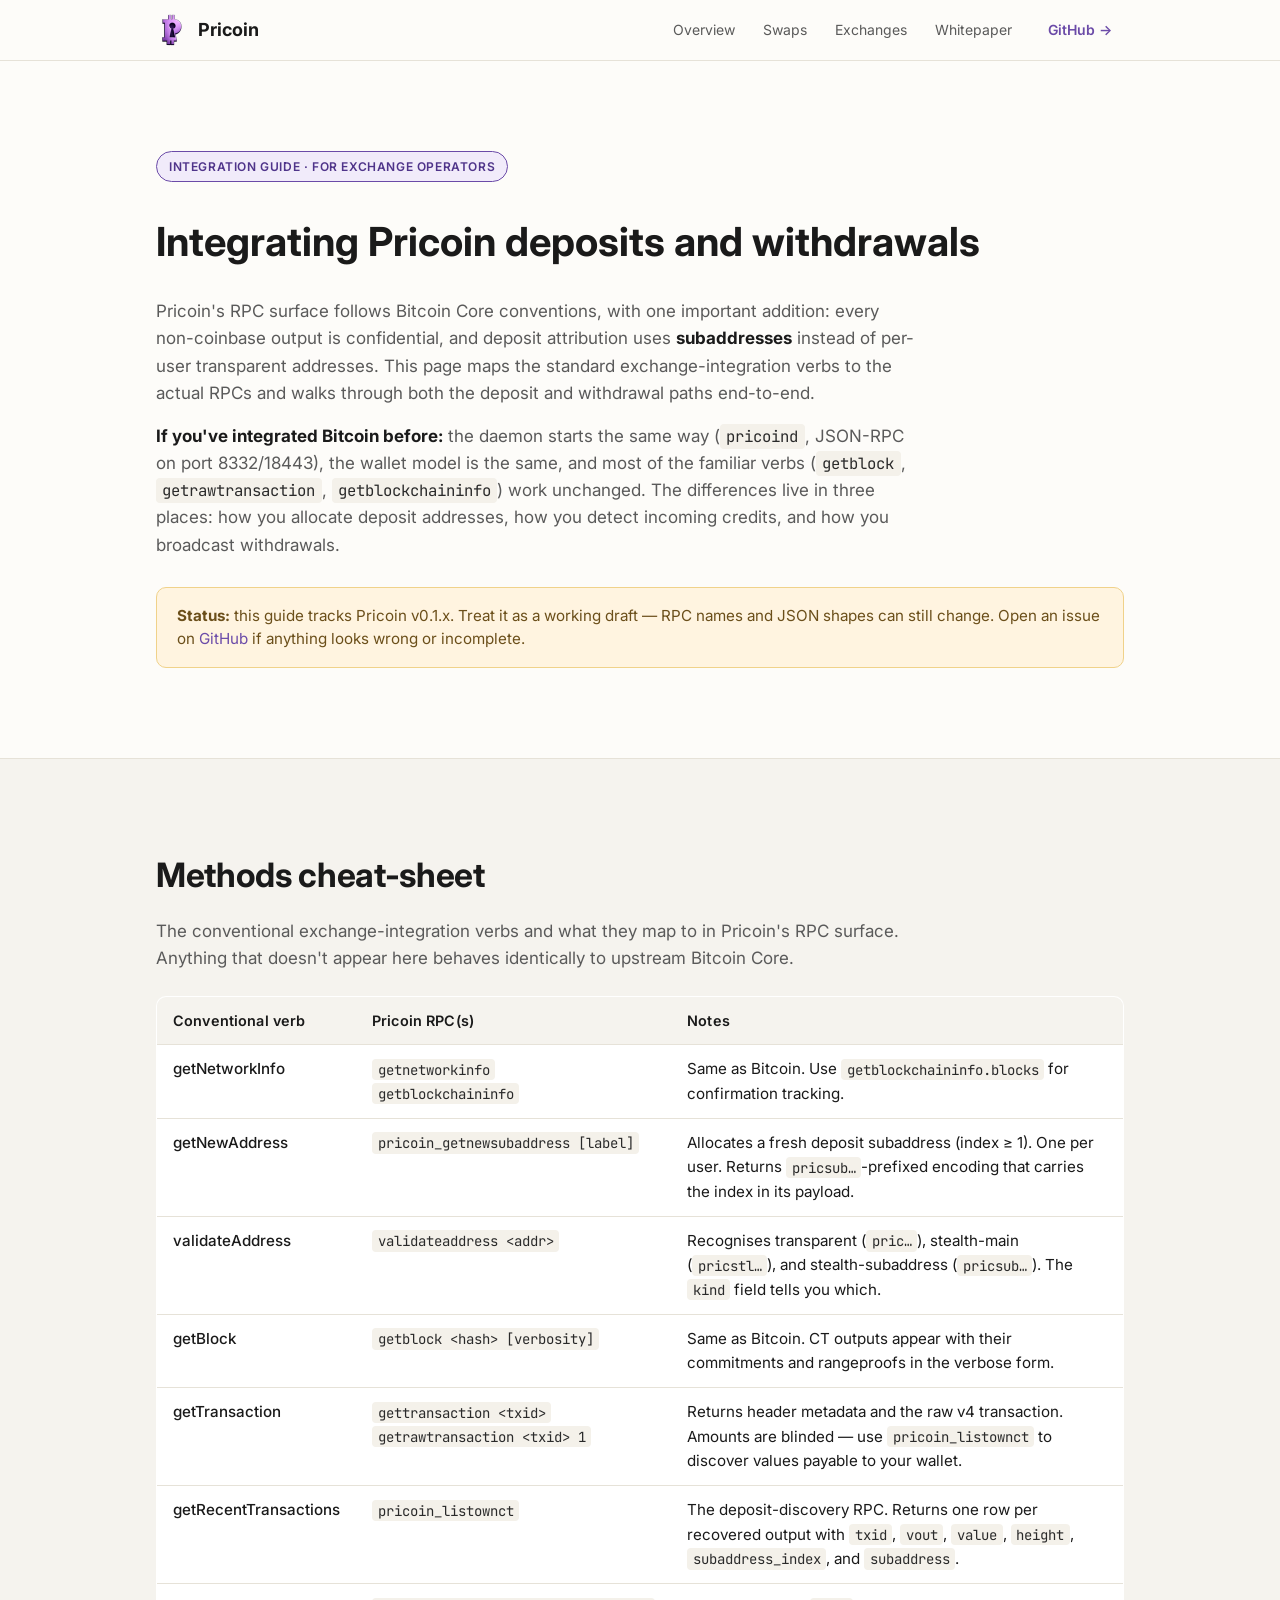
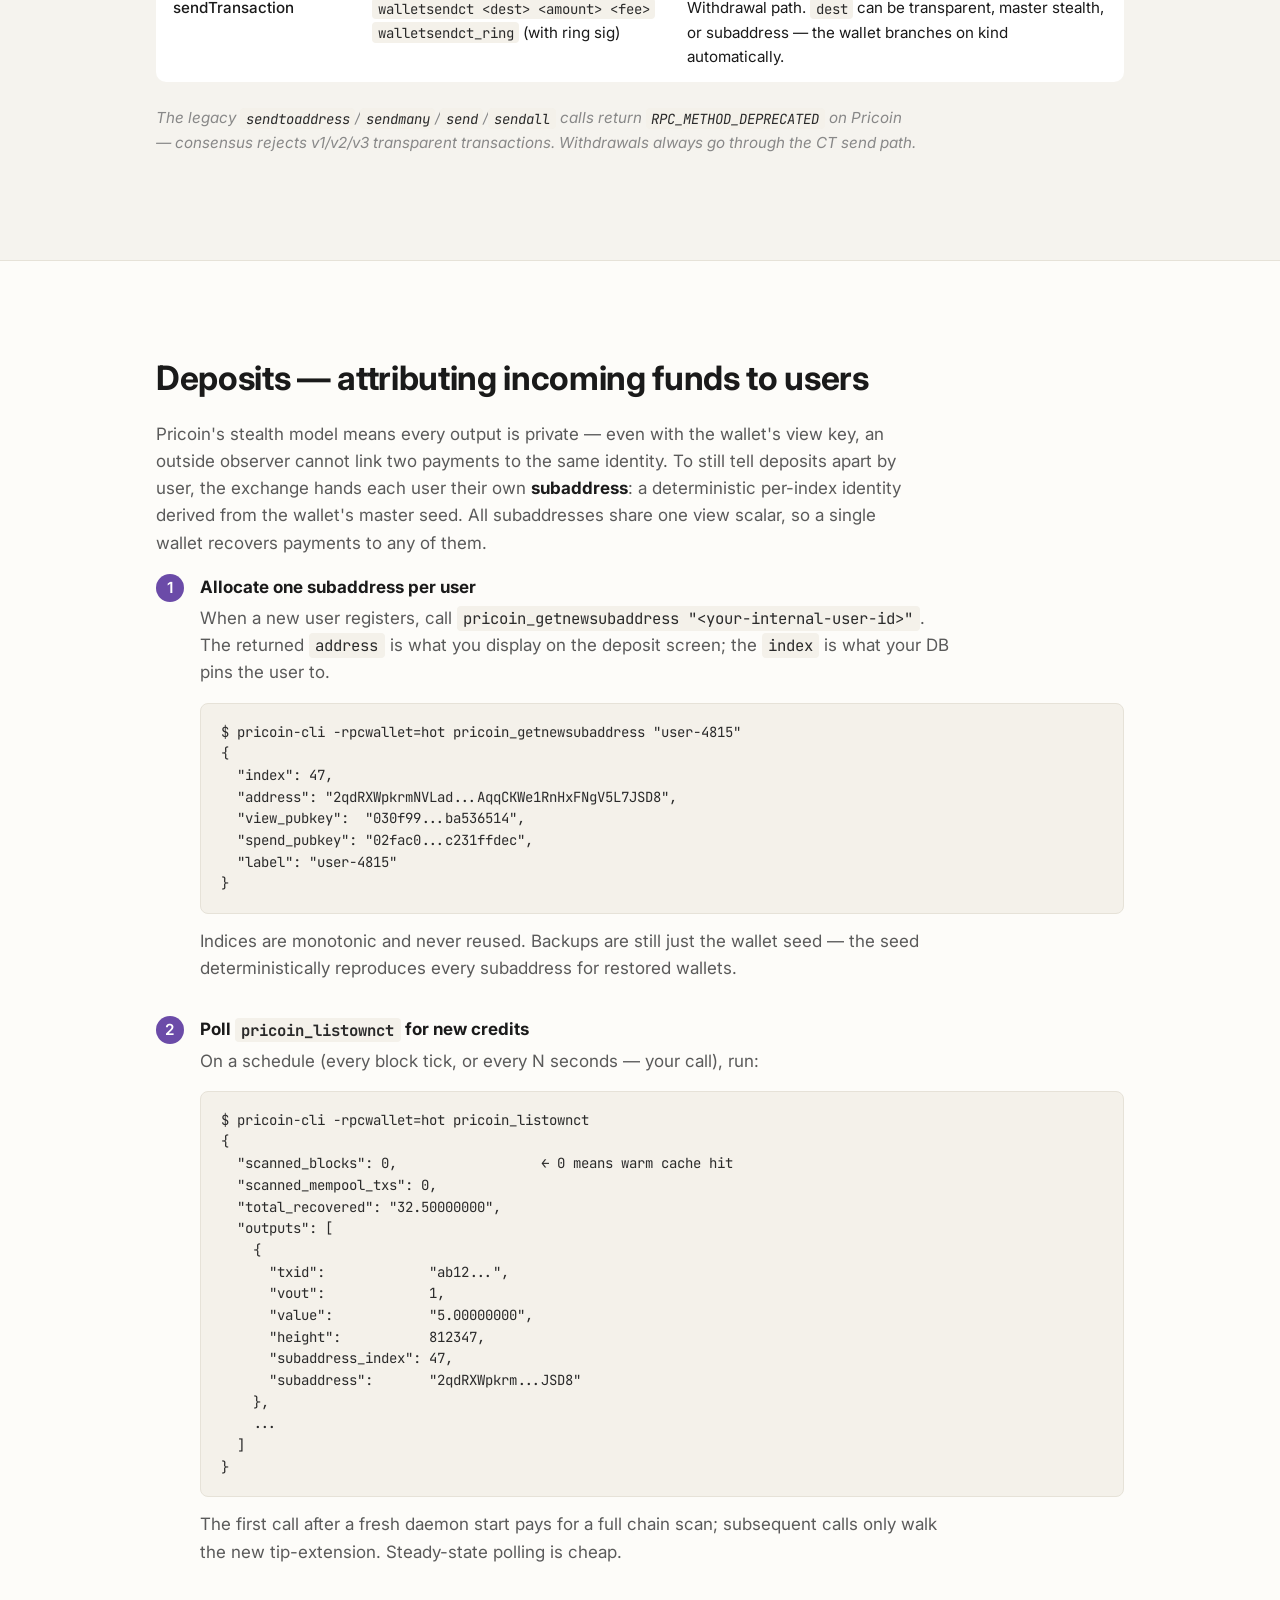
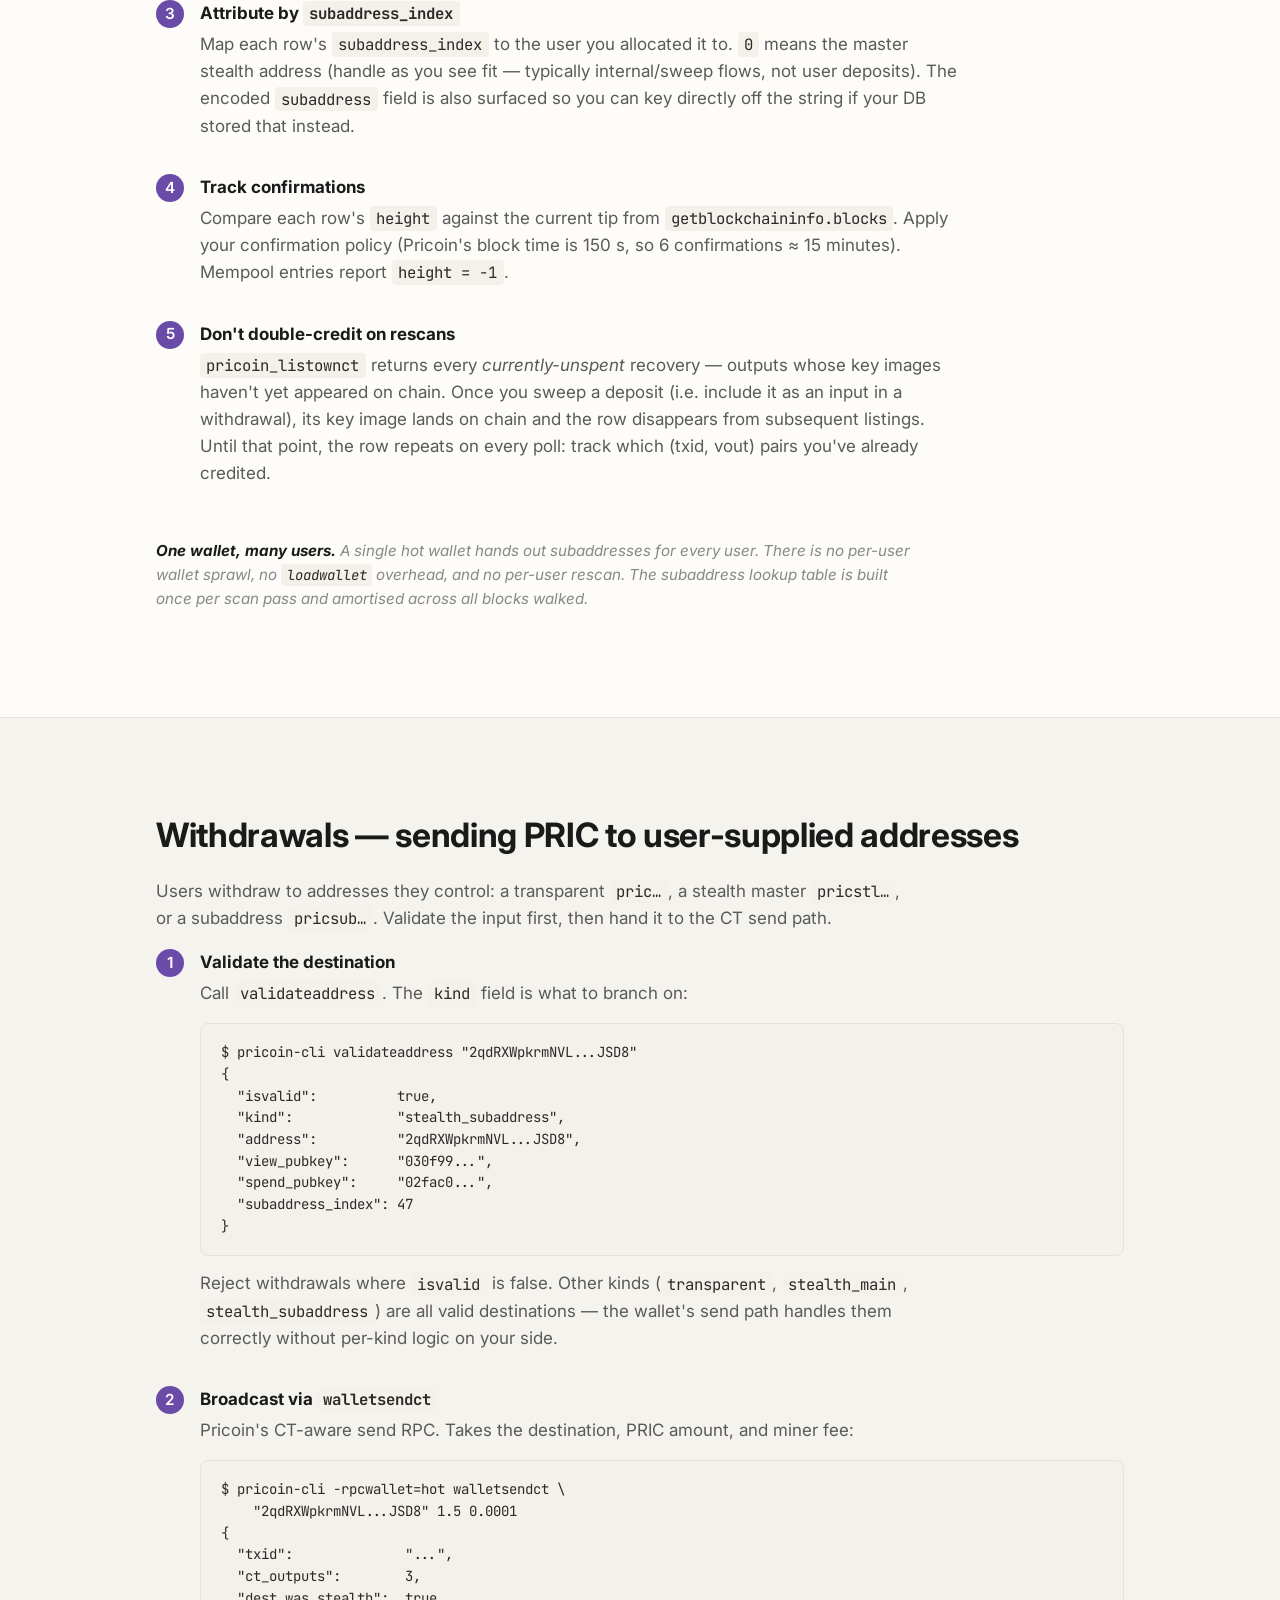
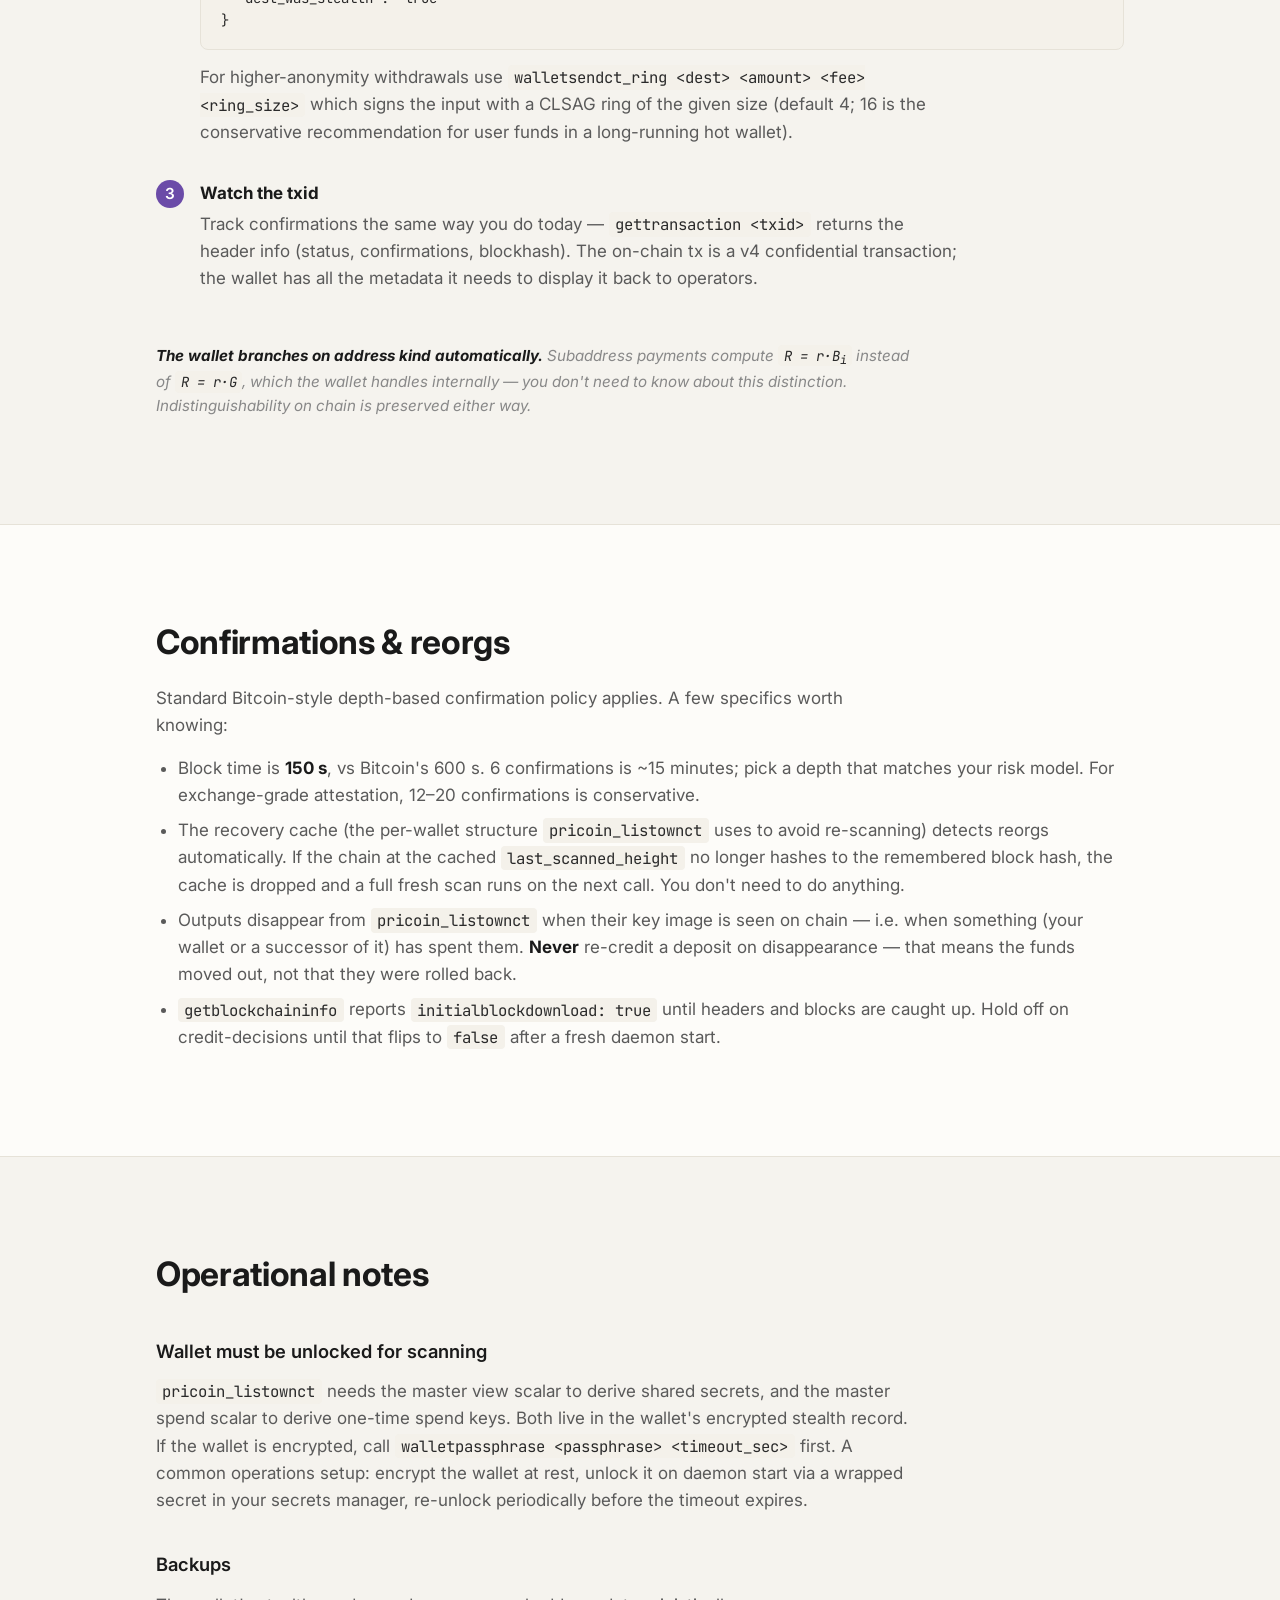
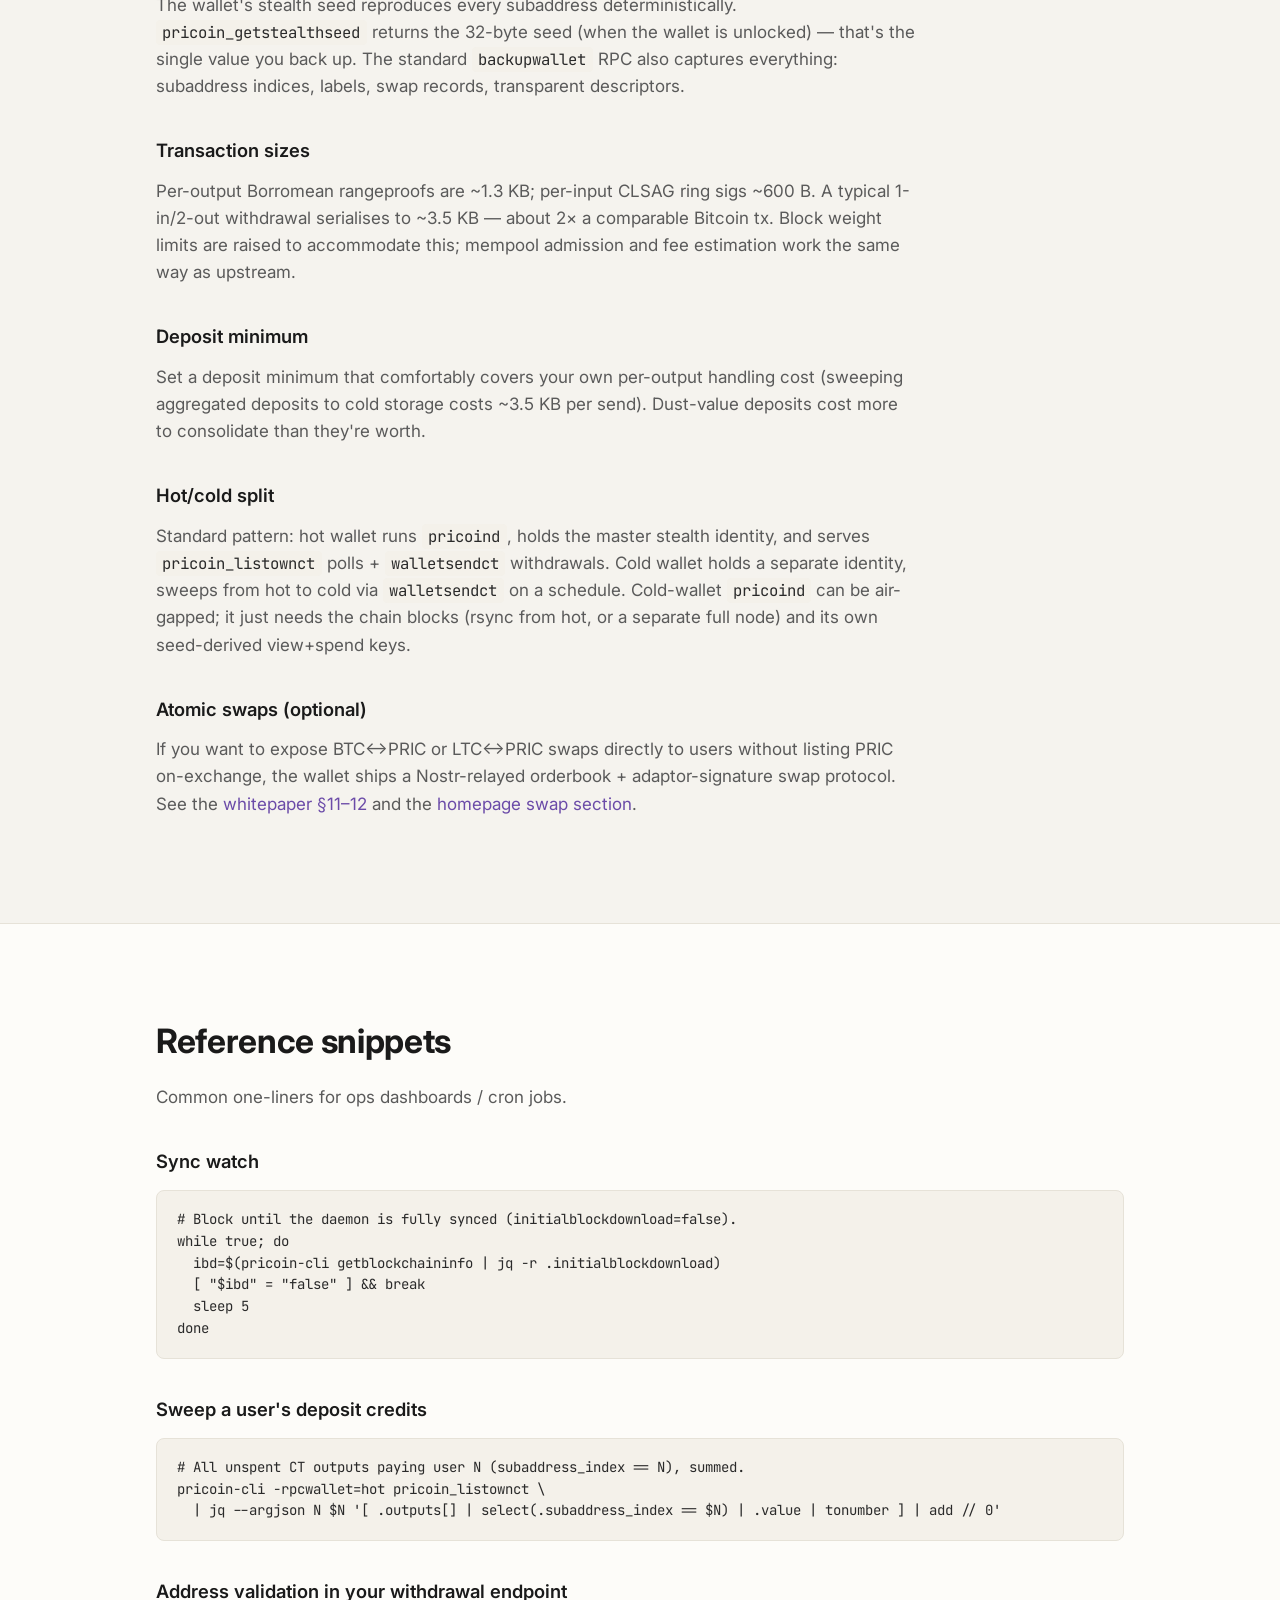
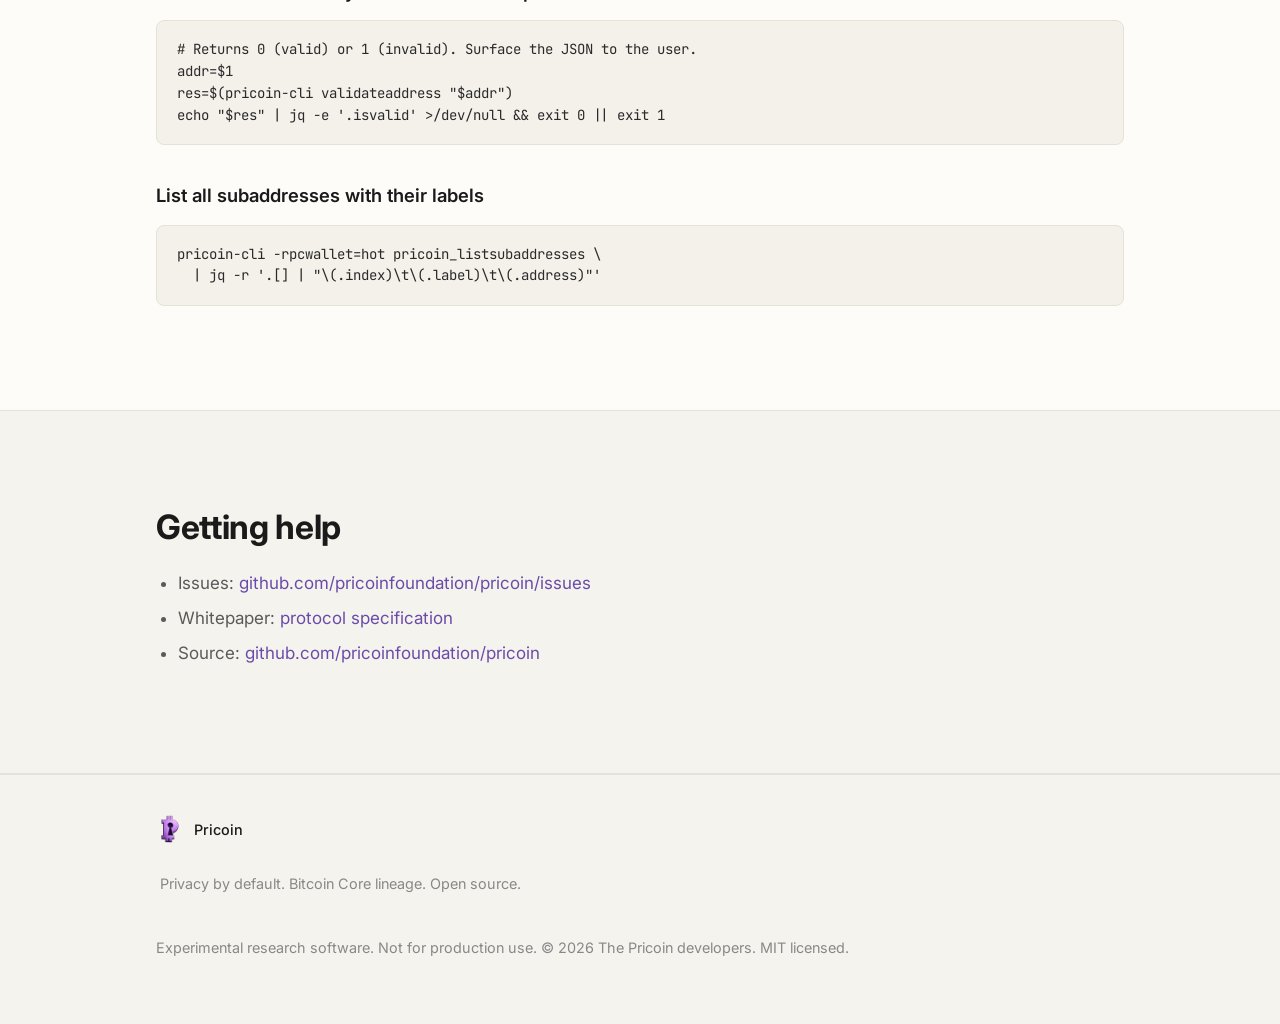
<file: exchanges.html>
<!doctype html>
<html lang="en">
<head>
  <meta charset="utf-8">
  <meta name="viewport" content="width=device-width, initial-scale=1">
  <title>Pricoin — Exchange integration guide</title>
  <meta name="description" content="How to integrate Pricoin (PRIC) deposits and withdrawals on an exchange. Subaddress-based deposit attribution, confidential transaction sends, address validation, and confirmation handling.">
  <meta name="theme-color" content="#fdfcf9">

  <link rel="preconnect" href="https://fonts.googleapis.com">
  <link rel="preconnect" href="https://fonts.gstatic.com" crossorigin>
  <link rel="stylesheet" href="https://fonts.googleapis.com/css2?family=Inter:wght@400;500;600;700&family=JetBrains+Mono:wght@400;500&display=swap">
  <link rel="stylesheet" href="style.css">
  <link rel="icon" type="image/x-icon" href="favicon.ico">
  <link rel="icon" type="image/png" sizes="32x32" href="favicon-32.png">
  <link rel="icon" type="image/png" sizes="16x16" href="favicon-16.png">
  <link rel="apple-touch-icon" sizes="200x200" href="pricoinlogo-200.png">

  <style>
    /* Page-specific tweaks. */
    .meth-table th:nth-child(1),
    .meth-table td:nth-child(1) { white-space: nowrap; }
    .meth-table code { white-space: nowrap; }
    .step-list { counter-reset: step; padding-left: 0; list-style: none; }
    .step-list > li {
      counter-increment: step;
      position: relative;
      padding: 0 0 18px 44px;
    }
    .step-list > li::before {
      content: counter(step);
      position: absolute; left: 0; top: 0;
      width: 28px; height: 28px;
      border-radius: 50%;
      background: var(--accent, #6b4ba8);
      color: #fff;
      display: flex; align-items: center; justify-content: center;
      font-weight: 600; font-size: 0.9em;
    }
    .step-list > li > h4 { margin: 0 0 4px; }
    .anchor-mark { color: var(--text-soft); font-weight: 400; }
  </style>
</head>
<body>

<header class="topbar">
  <div class="container topbar-inner">
    <a class="brand" href="index.html#top">
      <img class="brand-mark" src="pricoinlogo-64.png" alt="" width="32" height="32">
      <span class="brand-name">Pricoin</span>
    </a>
    <nav class="topnav">
      <a href="index.html#what">Overview</a>
      <a href="index.html#swaps">Swaps</a>
      <a href="exchanges.html" aria-current="page">Exchanges</a>
      <a href="whitepaper.html">Whitepaper</a>
      <a class="github" href="https://github.com/pricoinfoundation/pricoin" target="_blank" rel="noopener">GitHub →</a>
    </nav>
  </div>
</header>

<main>

<section class="section">
  <div class="container">
    <div class="status-badge">Integration guide · For exchange operators</div>
    <h1 style="margin-top: 8px; font-size: clamp(28px, 4vw, 40px); line-height: 1.18;">
      Integrating Pricoin deposits and withdrawals
    </h1>
    <p class="lede" style="margin-top: 6px;">
      Pricoin's RPC surface follows Bitcoin Core conventions, with one
      important addition: every non-coinbase output is confidential, and
      deposit attribution uses <strong>subaddresses</strong> instead of
      per-user transparent addresses. This page maps the standard
      exchange-integration verbs to the actual RPCs and walks through
      both the deposit and withdrawal paths end-to-end.
    </p>

    <p>
      <strong>If you've integrated Bitcoin before:</strong> the daemon
      starts the same way (<code>pricoind</code>, JSON-RPC on port
      8332/18443), the wallet model is the same, and most of the
      familiar verbs (<code>getblock</code>, <code>getrawtransaction</code>,
      <code>getblockchaininfo</code>) work unchanged. The differences
      live in three places: how you allocate deposit addresses, how you
      detect incoming credits, and how you broadcast withdrawals.
    </p>

    <div class="warning">
      <strong>Status:</strong> this guide tracks Pricoin v0.1.x.
      Treat it as a working draft — RPC names and JSON shapes can still
      change. Open an issue on
      <a href="https://github.com/pricoinfoundation/pricoin">GitHub</a>
      if anything looks wrong or incomplete.
    </div>
  </div>
</section>

<section class="section alt">
  <div class="container">
    <h2>Methods cheat-sheet</h2>
    <p>
      The conventional exchange-integration verbs and what they map to
      in Pricoin's RPC surface. Anything that doesn't appear here behaves
      identically to upstream Bitcoin Core.
    </p>

    <table class="compare meth-table">
      <thead>
        <tr><th>Conventional verb</th><th>Pricoin RPC(s)</th><th>Notes</th></tr>
      </thead>
      <tbody>
        <tr>
          <td>getNetworkInfo</td>
          <td><code>getnetworkinfo</code><br><code>getblockchaininfo</code></td>
          <td>Same as Bitcoin. Use <code>getblockchaininfo.blocks</code> for confirmation tracking.</td>
        </tr>
        <tr>
          <td>getNewAddress</td>
          <td><code>pricoin_getnewsubaddress&nbsp;[label]</code></td>
          <td>Allocates a fresh deposit subaddress (index ≥ 1). One per user. Returns <code>pricsub…</code>-prefixed encoding that carries the index in its payload.</td>
        </tr>
        <tr>
          <td>validateAddress</td>
          <td><code>validateaddress&nbsp;&lt;addr&gt;</code></td>
          <td>Recognises transparent (<code>pric…</code>), stealth-main (<code>pricstl…</code>), and stealth-subaddress (<code>pricsub…</code>). The <code>kind</code> field tells you which.</td>
        </tr>
        <tr>
          <td>getBlock</td>
          <td><code>getblock&nbsp;&lt;hash&gt;&nbsp;[verbosity]</code></td>
          <td>Same as Bitcoin. CT outputs appear with their commitments and rangeproofs in the verbose form.</td>
        </tr>
        <tr>
          <td>getTransaction</td>
          <td><code>gettransaction&nbsp;&lt;txid&gt;</code><br><code>getrawtransaction&nbsp;&lt;txid&gt;&nbsp;1</code></td>
          <td>Returns header metadata and the raw v4 transaction. Amounts are blinded — use <code>pricoin_listownct</code> to discover values payable to your wallet.</td>
        </tr>
        <tr>
          <td>getRecentTransactions</td>
          <td><code>pricoin_listownct</code></td>
          <td>The deposit-discovery RPC. Returns one row per recovered output with <code>txid</code>, <code>vout</code>, <code>value</code>, <code>height</code>, <code>subaddress_index</code>, and <code>subaddress</code>.</td>
        </tr>
        <tr>
          <td>sendTransaction</td>
          <td><code>walletsendct&nbsp;&lt;dest&gt;&nbsp;&lt;amount&gt;&nbsp;&lt;fee&gt;</code><br><code>walletsendct_ring</code> (with ring sig)</td>
          <td>Withdrawal path. <code>dest</code> can be transparent, master stealth, or subaddress — the wallet branches on kind automatically.</td>
        </tr>
      </tbody>
    </table>

    <p class="note">
      The legacy <code>sendtoaddress</code>/<code>sendmany</code>/<code>send</code>/<code>sendall</code>
      calls return <code>RPC_METHOD_DEPRECATED</code> on Pricoin —
      consensus rejects v1/v2/v3 transparent transactions. Withdrawals
      always go through the CT send path.
    </p>
  </div>
</section>

<section class="section">
  <div class="container">
    <h2>Deposits — attributing incoming funds to users</h2>
    <p>
      Pricoin's stealth model means every output is private — even with
      the wallet's view key, an outside observer cannot link two payments
      to the same identity. To still tell deposits apart by user, the
      exchange hands each user their own <strong>subaddress</strong>: a
      deterministic per-index identity derived from the wallet's master
      seed. All subaddresses share one view scalar, so a single wallet
      recovers payments to any of them.
    </p>

    <ol class="step-list">
      <li>
        <h4>Allocate one subaddress per user</h4>
        <p>
          When a new user registers, call
          <code>pricoin_getnewsubaddress&nbsp;"&lt;your-internal-user-id&gt;"</code>.
          The returned <code>address</code> is what you display on the
          deposit screen; the <code>index</code> is what your DB pins
          the user to.
        </p>
        <pre><code>$ pricoin-cli -rpcwallet=hot pricoin_getnewsubaddress "user-4815"
{
  "index": 47,
  "address": "2qdRXWpkrmNVLad...AqqCKWe1RnHxFNgV5L7JSD8",
  "view_pubkey":  "030f99...ba536514",
  "spend_pubkey": "02fac0...c231ffdec",
  "label": "user-4815"
}</code></pre>
        <p>
          Indices are monotonic and never reused. Backups are still just
          the wallet seed — the seed deterministically reproduces every
          subaddress for restored wallets.
        </p>
      </li>

      <li>
        <h4>Poll <code>pricoin_listownct</code> for new credits</h4>
        <p>
          On a schedule (every block tick, or every N seconds — your
          call), run:
        </p>
        <pre><code>$ pricoin-cli -rpcwallet=hot pricoin_listownct
{
  "scanned_blocks": 0,                  ← 0 means warm cache hit
  "scanned_mempool_txs": 0,
  "total_recovered": "32.50000000",
  "outputs": [
    {
      "txid":             "ab12...",
      "vout":             1,
      "value":            "5.00000000",
      "height":           812347,
      "subaddress_index": 47,
      "subaddress":       "2qdRXWpkrm...JSD8"
    },
    ...
  ]
}</code></pre>
        <p>
          The first call after a fresh daemon start pays for a full
          chain scan; subsequent calls only walk the new tip-extension.
          Steady-state polling is cheap.
        </p>
      </li>

      <li>
        <h4>Attribute by <code>subaddress_index</code></h4>
        <p>
          Map each row's <code>subaddress_index</code> to the user you
          allocated it to. <code>0</code> means the master stealth
          address (handle as you see fit — typically internal/sweep
          flows, not user deposits). The encoded <code>subaddress</code>
          field is also surfaced so you can key directly off the
          string if your DB stored that instead.
        </p>
      </li>

      <li>
        <h4>Track confirmations</h4>
        <p>
          Compare each row's <code>height</code> against the current tip
          from <code>getblockchaininfo.blocks</code>. Apply your
          confirmation policy (Pricoin's block time is 150 s, so 6
          confirmations ≈ 15 minutes). Mempool entries report
          <code>height = -1</code>.
        </p>
      </li>

      <li>
        <h4>Don't double-credit on rescans</h4>
        <p>
          <code>pricoin_listownct</code> returns every <em>currently-unspent</em>
          recovery — outputs whose key images haven't yet appeared on
          chain. Once you sweep a deposit (i.e. include it as an input
          in a withdrawal), its key image lands on chain and the row
          disappears from subsequent listings. Until that point, the
          row repeats on every poll: track which (txid, vout) pairs
          you've already credited.
        </p>
      </li>
    </ol>

    <p class="note">
      <strong>One wallet, many users.</strong> A single hot wallet hands
      out subaddresses for every user. There is no per-user wallet
      sprawl, no <code>loadwallet</code> overhead, and no per-user
      rescan. The subaddress lookup table is built once per scan pass
      and amortised across all blocks walked.
    </p>
  </div>
</section>

<section class="section alt">
  <div class="container">
    <h2>Withdrawals — sending PRIC to user-supplied addresses</h2>
    <p>
      Users withdraw to addresses they control: a transparent
      <code>pric…</code>, a stealth master <code>pricstl…</code>, or a
      subaddress <code>pricsub…</code>. Validate the input first, then
      hand it to the CT send path.
    </p>

    <ol class="step-list">
      <li>
        <h4>Validate the destination</h4>
        <p>
          Call <code>validateaddress</code>. The <code>kind</code>
          field is what to branch on:
        </p>
        <pre><code>$ pricoin-cli validateaddress "2qdRXWpkrmNVL...JSD8"
{
  "isvalid":          true,
  "kind":             "stealth_subaddress",
  "address":          "2qdRXWpkrmNVL...JSD8",
  "view_pubkey":      "030f99...",
  "spend_pubkey":     "02fac0...",
  "subaddress_index": 47
}</code></pre>
        <p>Reject withdrawals where <code>isvalid</code> is false. Other
        kinds (<code>transparent</code>, <code>stealth_main</code>,
        <code>stealth_subaddress</code>) are all valid destinations —
        the wallet's send path handles them correctly without per-kind
        logic on your side.</p>
      </li>

      <li>
        <h4>Broadcast via <code>walletsendct</code></h4>
        <p>
          Pricoin's CT-aware send RPC. Takes the destination,
          PRIC amount, and miner fee:
        </p>
        <pre><code>$ pricoin-cli -rpcwallet=hot walletsendct \
    "2qdRXWpkrmNVL...JSD8" 1.5 0.0001
{
  "txid":              "...",
  "ct_outputs":        3,
  "dest_was_stealth":  true
}</code></pre>
        <p>
          For higher-anonymity withdrawals use <code>walletsendct_ring
          &lt;dest&gt; &lt;amount&gt; &lt;fee&gt; &lt;ring_size&gt;</code>
          which signs the input with a CLSAG ring of the given size
          (default 4; 16 is the conservative recommendation for user
          funds in a long-running hot wallet).
        </p>
      </li>

      <li>
        <h4>Watch the txid</h4>
        <p>
          Track confirmations the same way you do today —
          <code>gettransaction&nbsp;&lt;txid&gt;</code> returns the
          header info (status, confirmations, blockhash). The on-chain
          tx is a v4 confidential transaction; the wallet has all the
          metadata it needs to display it back to operators.
        </p>
      </li>
    </ol>

    <p class="note">
      <strong>The wallet branches on address kind automatically.</strong>
      Subaddress payments compute <code>R = r·B<sub>i</sub></code>
      instead of <code>R = r·G</code>, which the wallet handles
      internally — you don't need to know about this distinction.
      Indistinguishability on chain is preserved either way.
    </p>
  </div>
</section>

<section class="section">
  <div class="container">
    <h2>Confirmations &amp; reorgs</h2>
    <p>
      Standard Bitcoin-style depth-based confirmation policy applies.
      A few specifics worth knowing:
    </p>
    <ul class="bullet-list">
      <li>
        Block time is <strong>150 s</strong>, vs Bitcoin's 600 s. 6
        confirmations is ~15 minutes; pick a depth that matches your
        risk model. For exchange-grade attestation, 12–20 confirmations
        is conservative.
      </li>
      <li>
        The recovery cache (the per-wallet structure
        <code>pricoin_listownct</code> uses to avoid re-scanning) detects
        reorgs automatically. If the chain at the cached
        <code>last_scanned_height</code> no longer hashes to the
        remembered block hash, the cache is dropped and a full fresh
        scan runs on the next call. You don't need to do anything.
      </li>
      <li>
        Outputs disappear from <code>pricoin_listownct</code> when their
        key image is seen on chain — i.e. when something (your wallet
        or a successor of it) has spent them. <strong>Never</strong>
        re-credit a deposit on disappearance — that means the funds
        moved out, not that they were rolled back.
      </li>
      <li>
        <code>getblockchaininfo</code> reports
        <code>initialblockdownload: true</code> until headers and
        blocks are caught up. Hold off on credit-decisions until that
        flips to <code>false</code> after a fresh daemon start.
      </li>
    </ul>
  </div>
</section>

<section class="section alt">
  <div class="container">
    <h2>Operational notes</h2>

    <h3>Wallet must be unlocked for scanning</h3>
    <p>
      <code>pricoin_listownct</code> needs the master view scalar to
      derive shared secrets, and the master spend scalar to derive
      one-time spend keys. Both live in the wallet's encrypted stealth
      record. If the wallet is encrypted, call
      <code>walletpassphrase&nbsp;&lt;passphrase&gt;&nbsp;&lt;timeout_sec&gt;</code>
      first. A common operations setup: encrypt the wallet at rest,
      unlock it on daemon start via a wrapped secret in your secrets
      manager, re-unlock periodically before the timeout expires.
    </p>

    <h3>Backups</h3>
    <p>
      The wallet's stealth seed reproduces every subaddress
      deterministically. <code>pricoin_getstealthseed</code> returns
      the 32-byte seed (when the wallet is unlocked) — that's the
      single value you back up. The standard <code>backupwallet</code>
      RPC also captures everything: subaddress indices, labels, swap
      records, transparent descriptors.
    </p>

    <h3>Transaction sizes</h3>
    <p>
      Per-output Borromean rangeproofs are ~1.3 KB; per-input CLSAG ring
      sigs ~600 B. A typical 1-in/2-out withdrawal serialises to ~3.5
      KB — about 2× a comparable Bitcoin tx. Block weight limits are
      raised to accommodate this; mempool admission and fee estimation
      work the same way as upstream.
    </p>

    <h3>Deposit minimum</h3>
    <p>
      Set a deposit minimum that comfortably covers your own per-output
      handling cost (sweeping aggregated deposits to cold storage costs
      ~3.5 KB per send). Dust-value deposits cost more to consolidate
      than they're worth.
    </p>

    <h3>Hot/cold split</h3>
    <p>
      Standard pattern: hot wallet runs <code>pricoind</code>, holds the
      master stealth identity, and serves <code>pricoin_listownct</code>
      polls + <code>walletsendct</code> withdrawals. Cold wallet holds
      a separate identity, sweeps from hot to cold via
      <code>walletsendct</code> on a schedule. Cold-wallet
      <code>pricoind</code> can be air-gapped; it just needs the chain
      blocks (rsync from hot, or a separate full node) and its own
      seed-derived view+spend keys.
    </p>

    <h3>Atomic swaps (optional)</h3>
    <p>
      If you want to expose BTC↔PRIC or LTC↔PRIC swaps directly to
      users without listing PRIC on-exchange, the wallet ships a
      Nostr-relayed orderbook + adaptor-signature swap protocol. See
      the <a href="whitepaper.html#swap-btc">whitepaper §11–12</a> and
      the <a href="index.html#swaps">homepage swap section</a>.
    </p>
  </div>
</section>

<section class="section">
  <div class="container">
    <h2>Reference snippets</h2>
    <p>Common one-liners for ops dashboards / cron jobs.</p>

    <h3>Sync watch</h3>
    <pre><code># Block until the daemon is fully synced (initialblockdownload=false).
while true; do
  ibd=$(pricoin-cli getblockchaininfo | jq -r .initialblockdownload)
  [ "$ibd" = "false" ] &amp;&amp; break
  sleep 5
done</code></pre>

    <h3>Sweep a user's deposit credits</h3>
    <pre><code># All unspent CT outputs paying user N (subaddress_index == N), summed.
pricoin-cli -rpcwallet=hot pricoin_listownct \
  | jq --argjson N $N '[ .outputs[] | select(.subaddress_index == $N) | .value | tonumber ] | add // 0'</code></pre>

    <h3>Address validation in your withdrawal endpoint</h3>
    <pre><code># Returns 0 (valid) or 1 (invalid). Surface the JSON to the user.
addr=$1
res=$(pricoin-cli validateaddress "$addr")
echo "$res" | jq -e '.isvalid' &gt;/dev/null &amp;&amp; exit 0 || exit 1</code></pre>

    <h3>List all subaddresses with their labels</h3>
    <pre><code>pricoin-cli -rpcwallet=hot pricoin_listsubaddresses \
  | jq -r '.[] | "\(.index)\t\(.label)\t\(.address)"'</code></pre>
  </div>
</section>

<section class="section alt">
  <div class="container">
    <h2>Getting help</h2>
    <ul class="bullet-list">
      <li>Issues: <a href="https://github.com/pricoinfoundation/pricoin/issues">github.com/pricoinfoundation/pricoin/issues</a></li>
      <li>Whitepaper: <a href="whitepaper.html">protocol specification</a></li>
      <li>Source: <a href="https://github.com/pricoinfoundation/pricoin">github.com/pricoinfoundation/pricoin</a></li>
    </ul>
  </div>
</section>

</main>

<footer class="footer">
  <div class="container footer-inner">
    <div class="footer-brand">
      <img class="brand-mark" src="pricoinlogo-64.png" alt="" width="28" height="28">
      <span>Pricoin</span>
    </div>
    <p class="footer-subtitle">Privacy by default. Bitcoin Core lineage. Open source.</p>
    <p class="footer-disclaimer">
      Experimental research software. Not for production use.
      © 2026 The Pricoin developers. MIT licensed.
    </p>
  </div>
</footer>

</body>
</html>
</file>
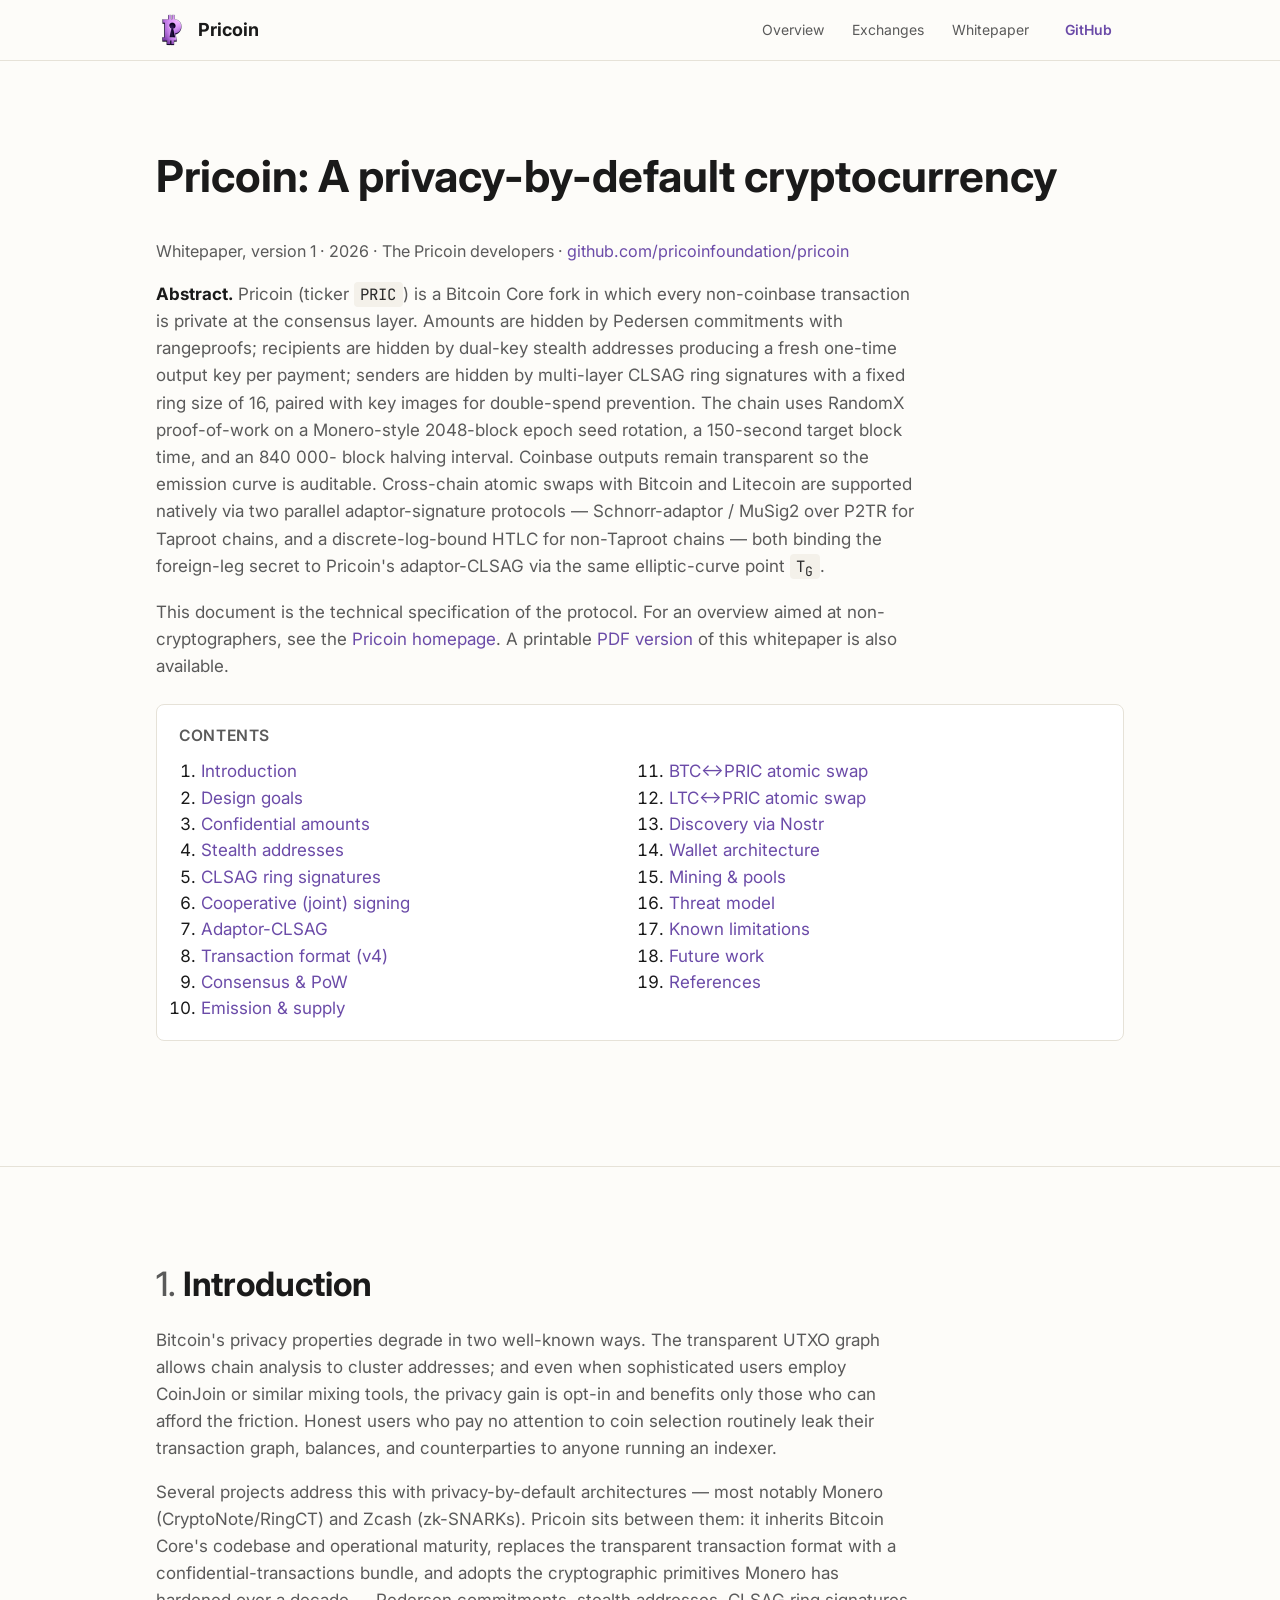
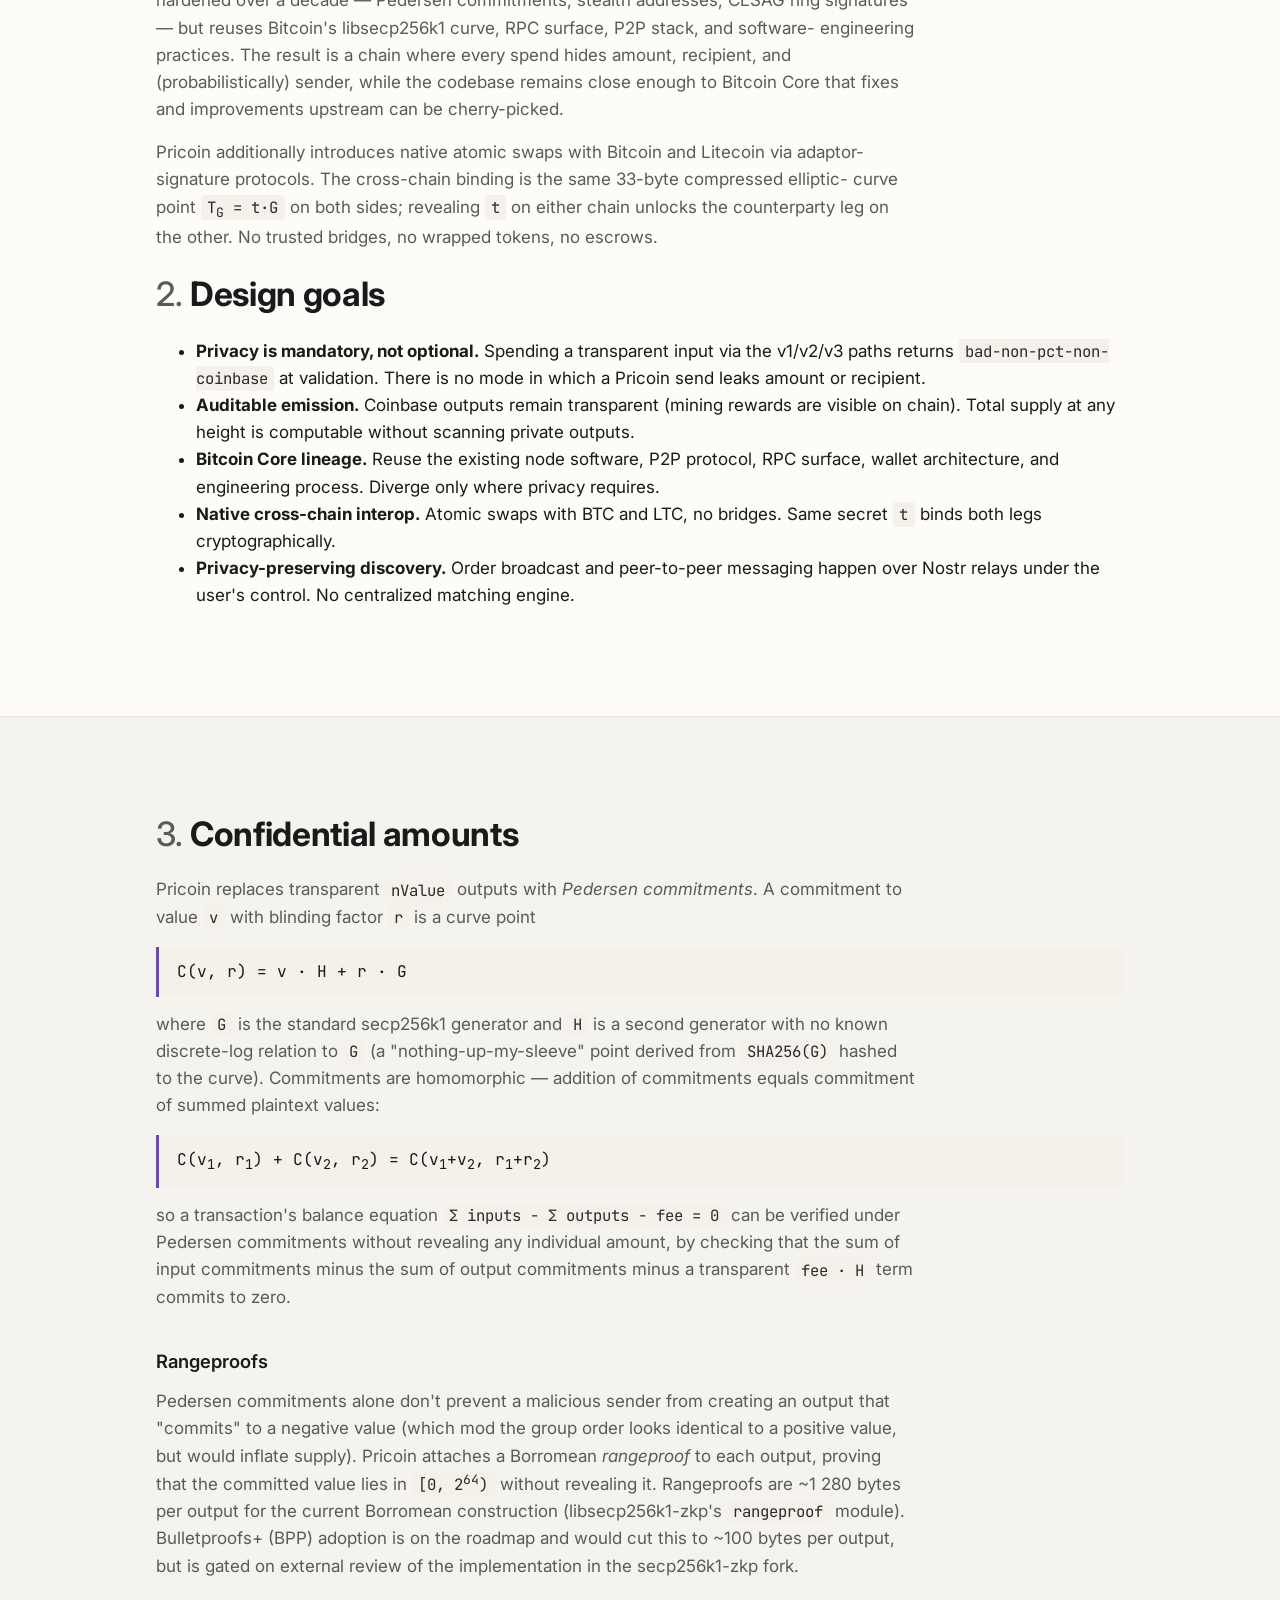
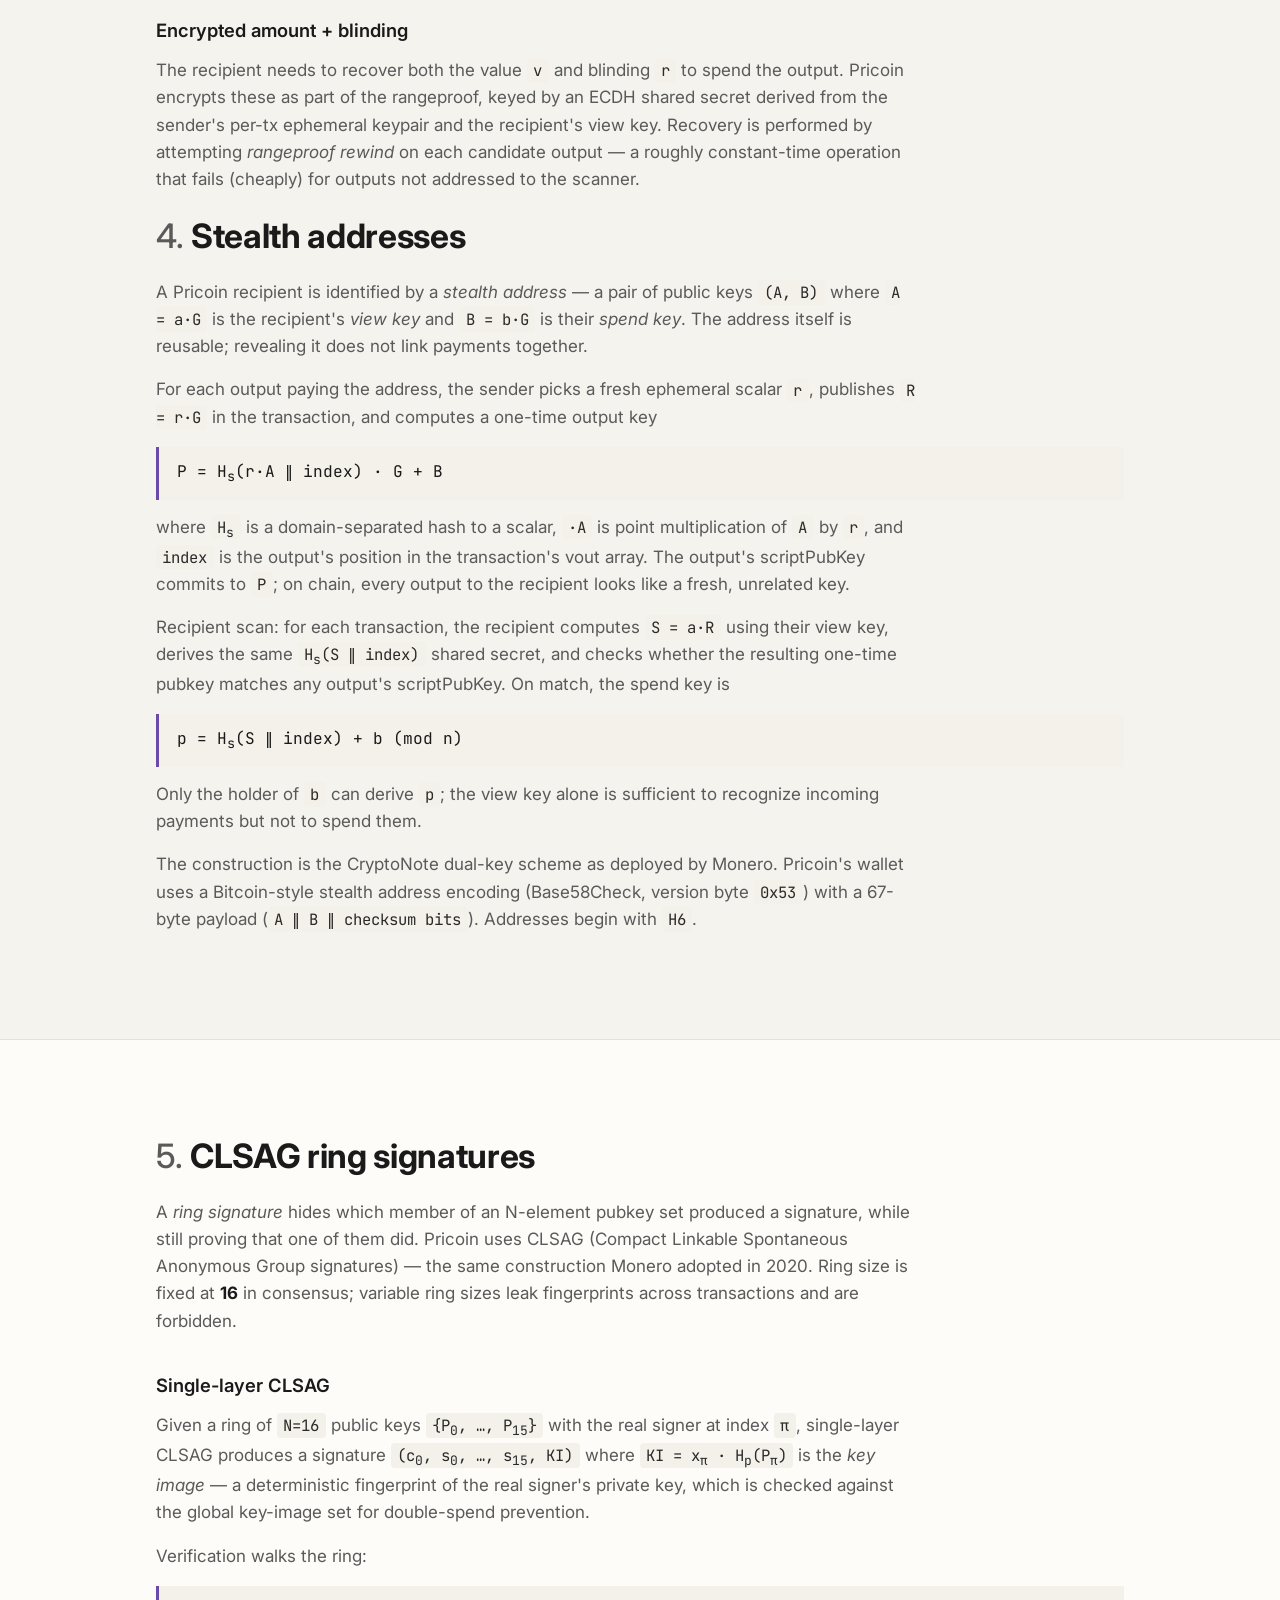
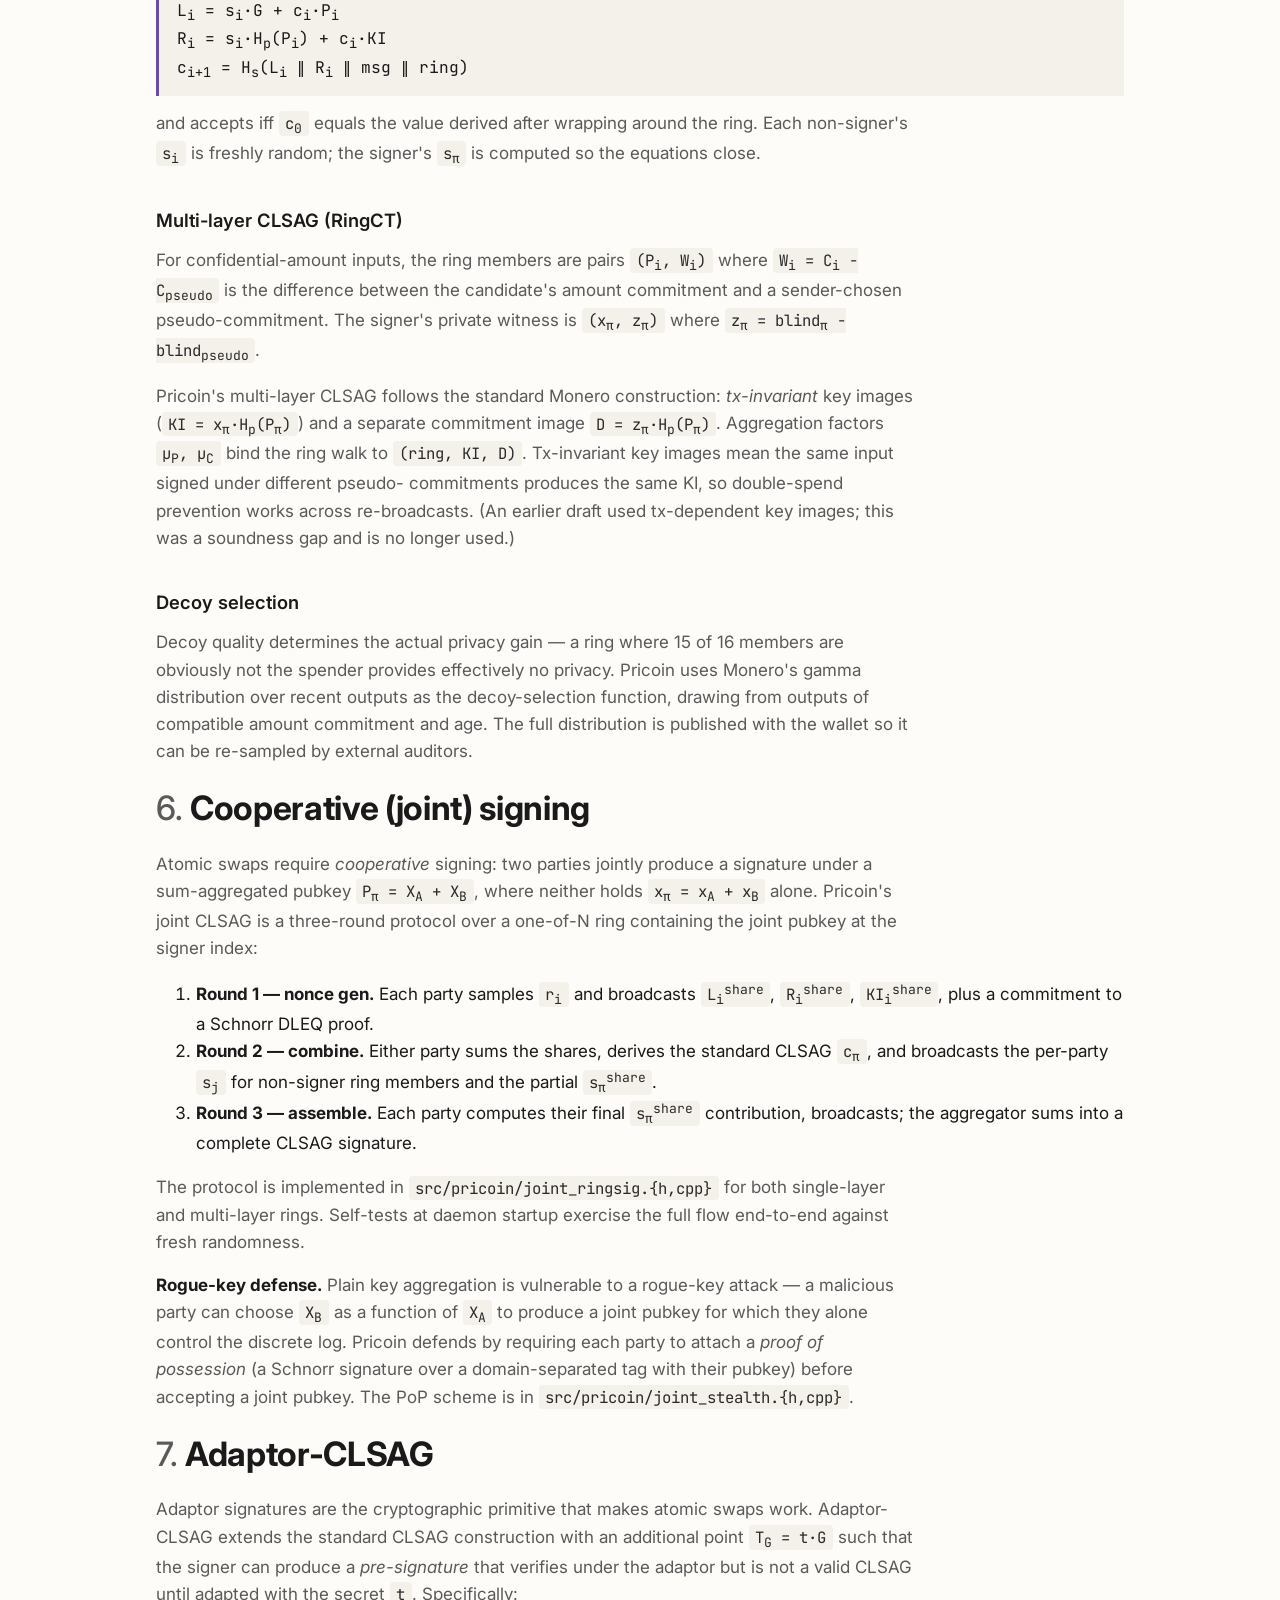
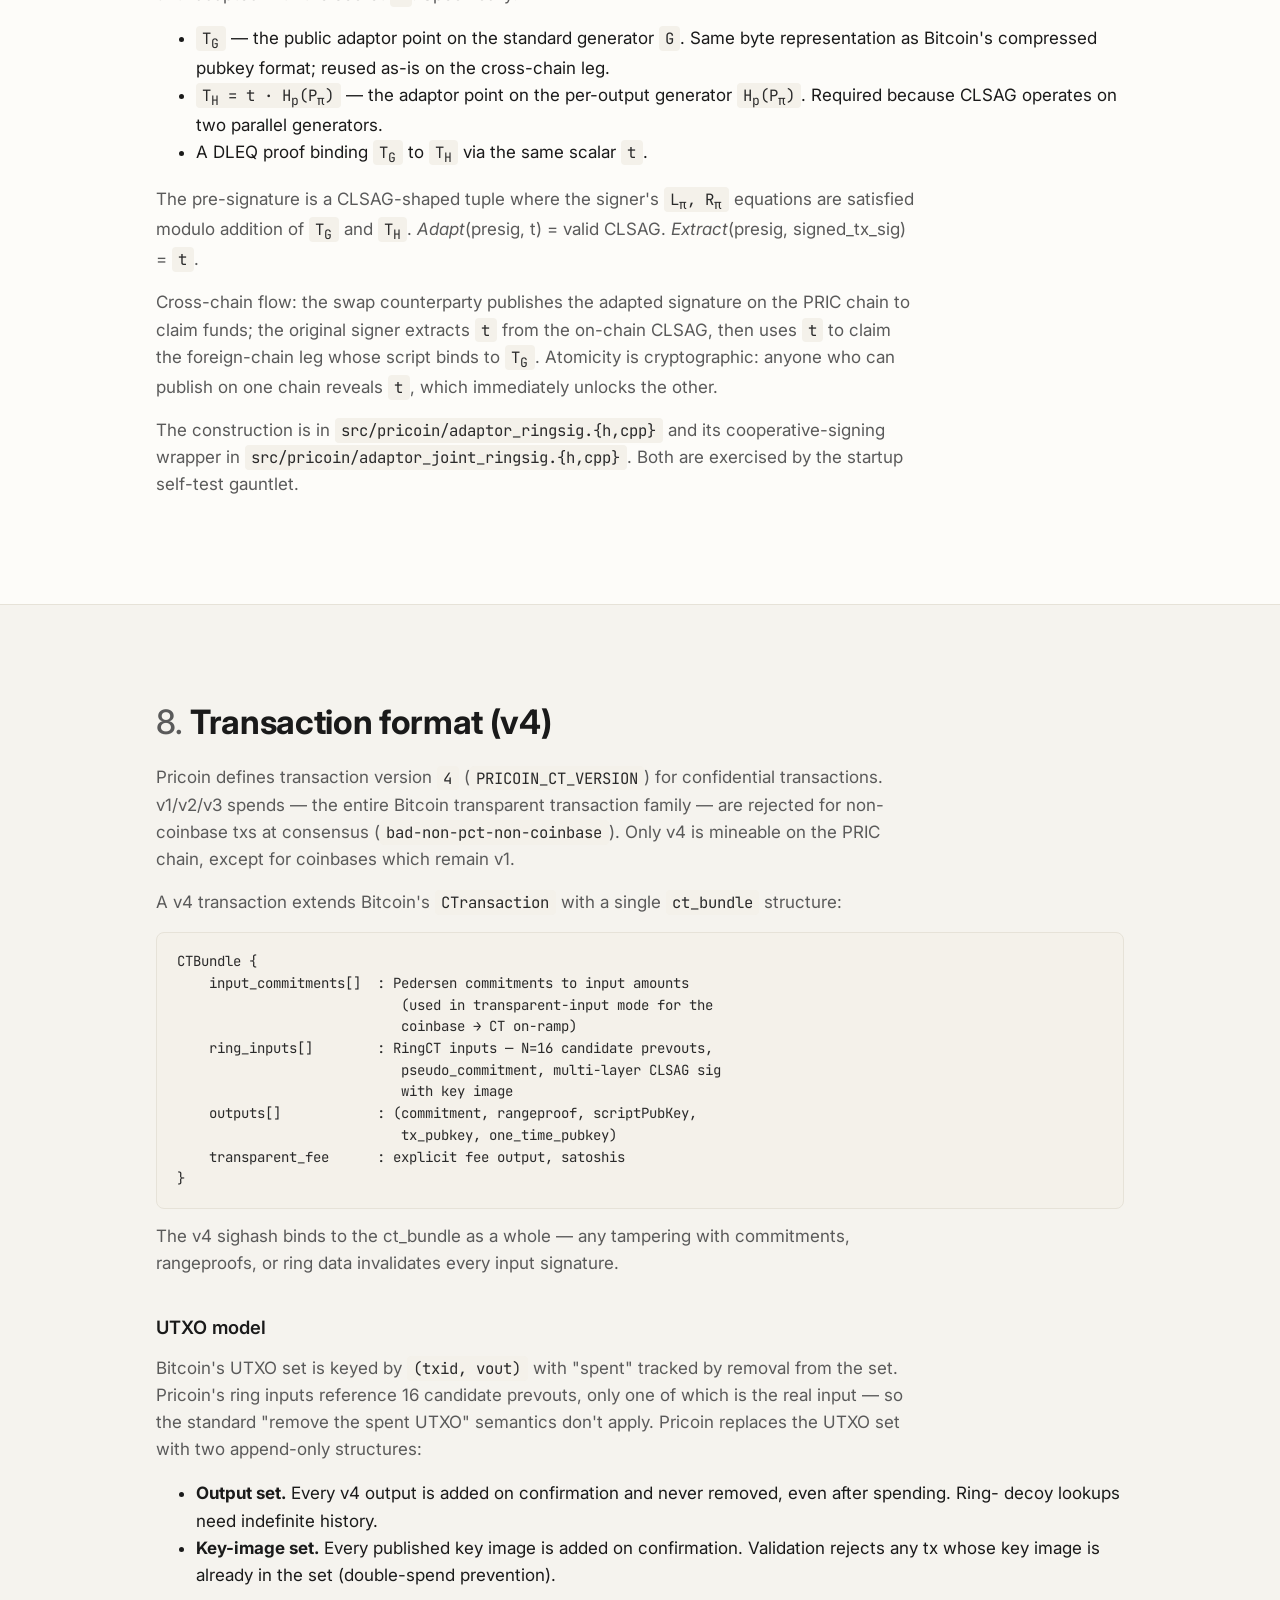
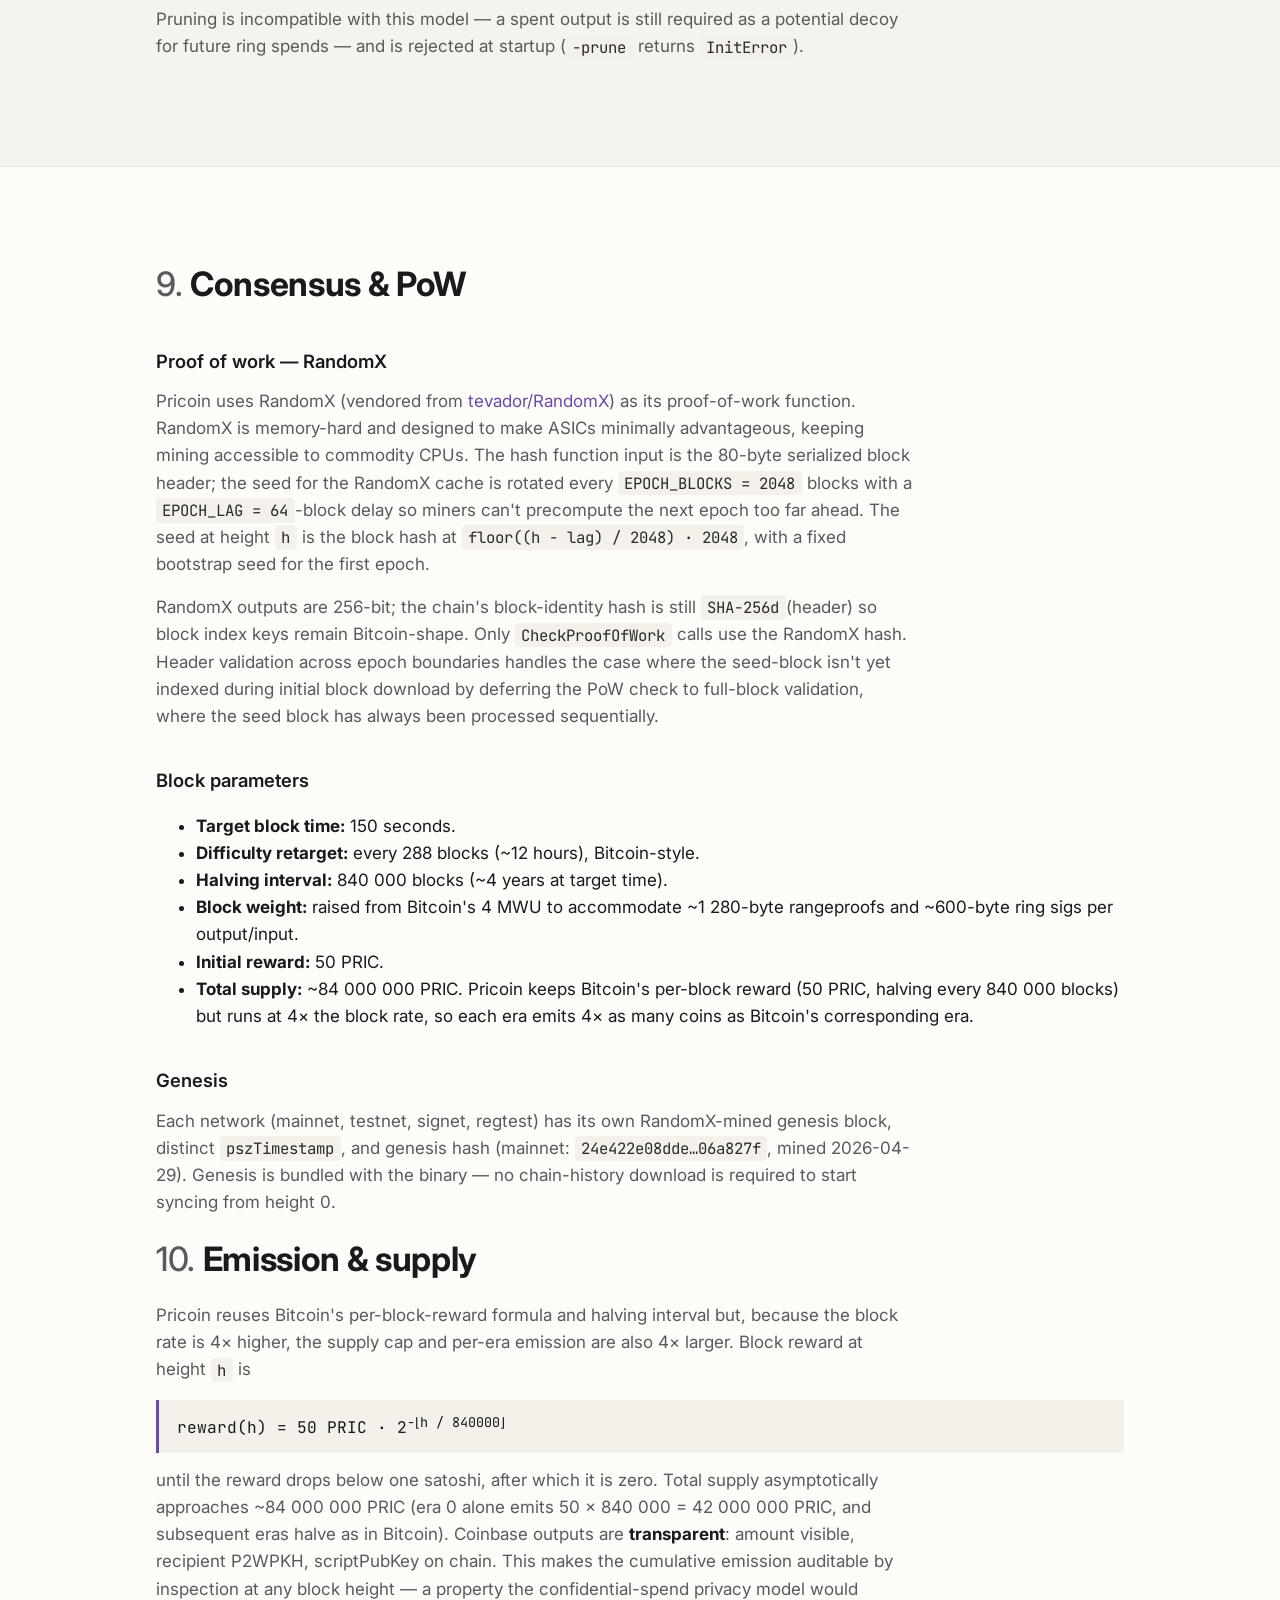
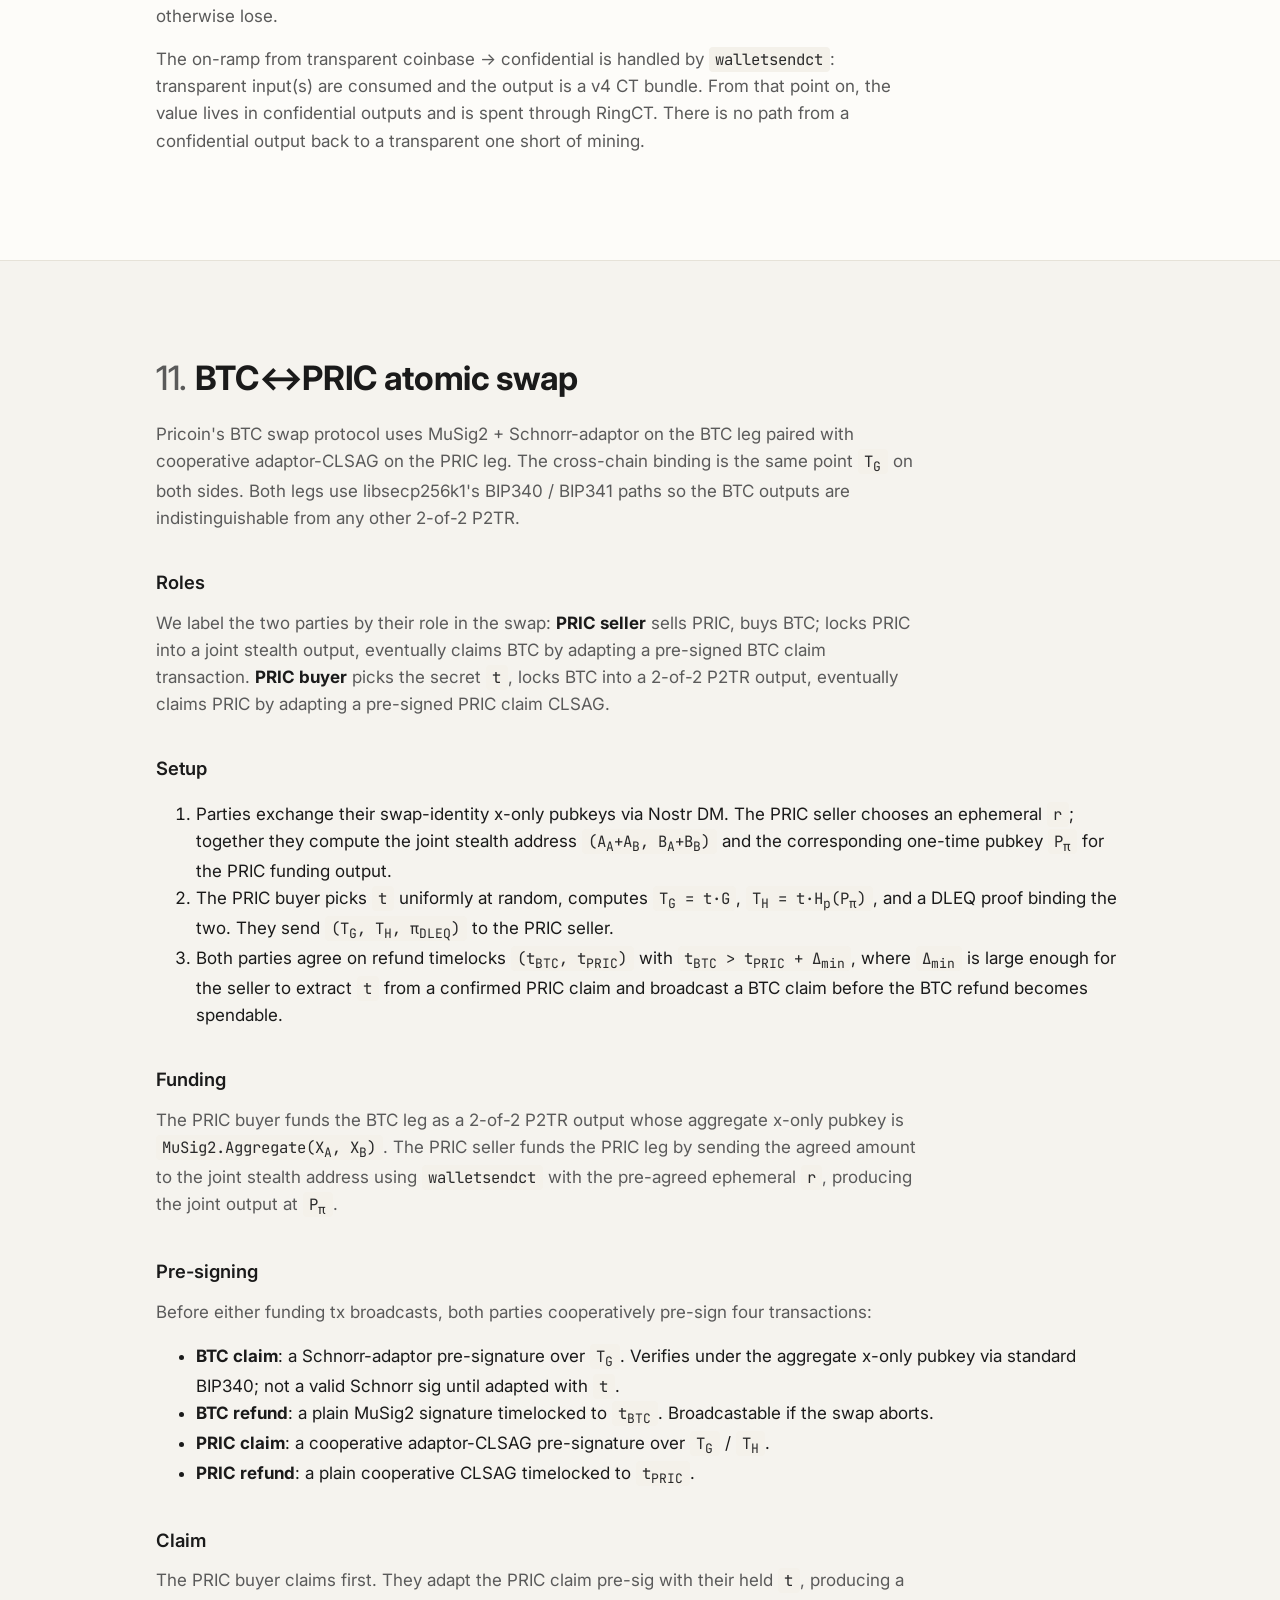
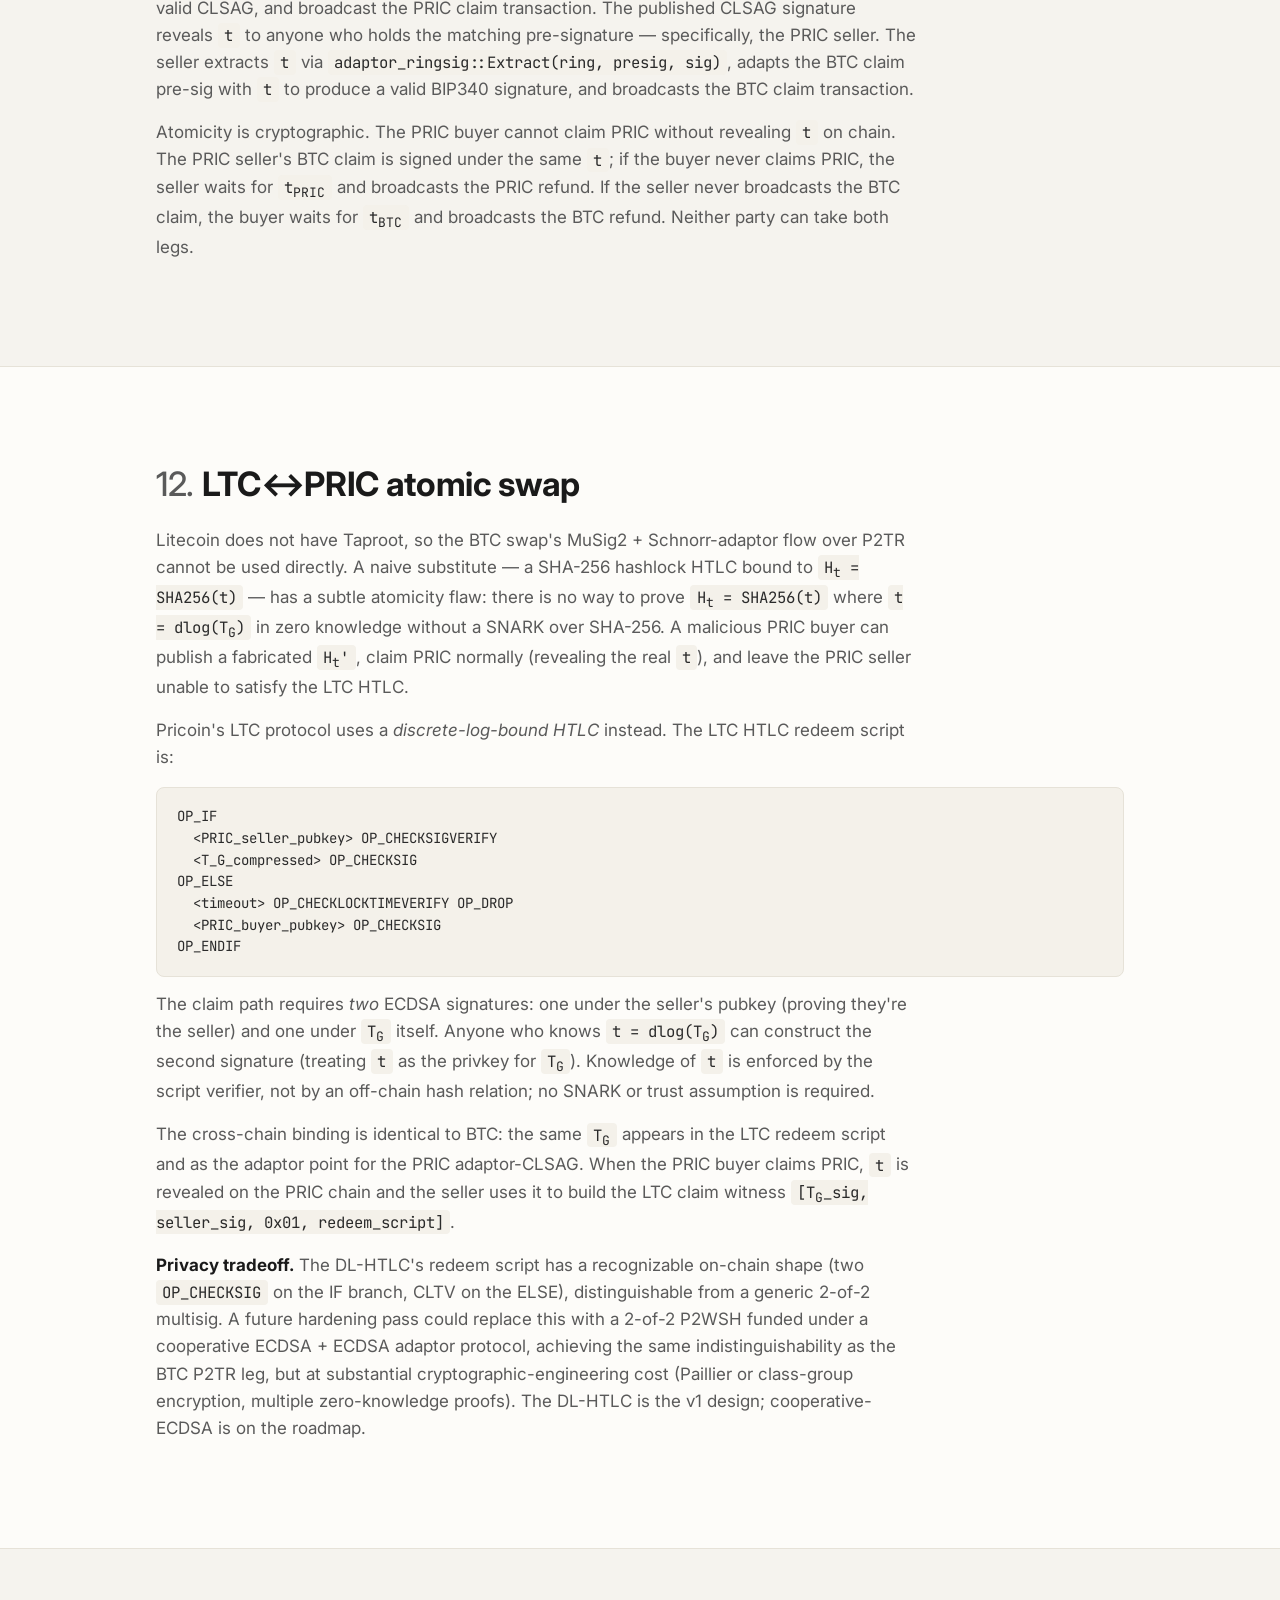
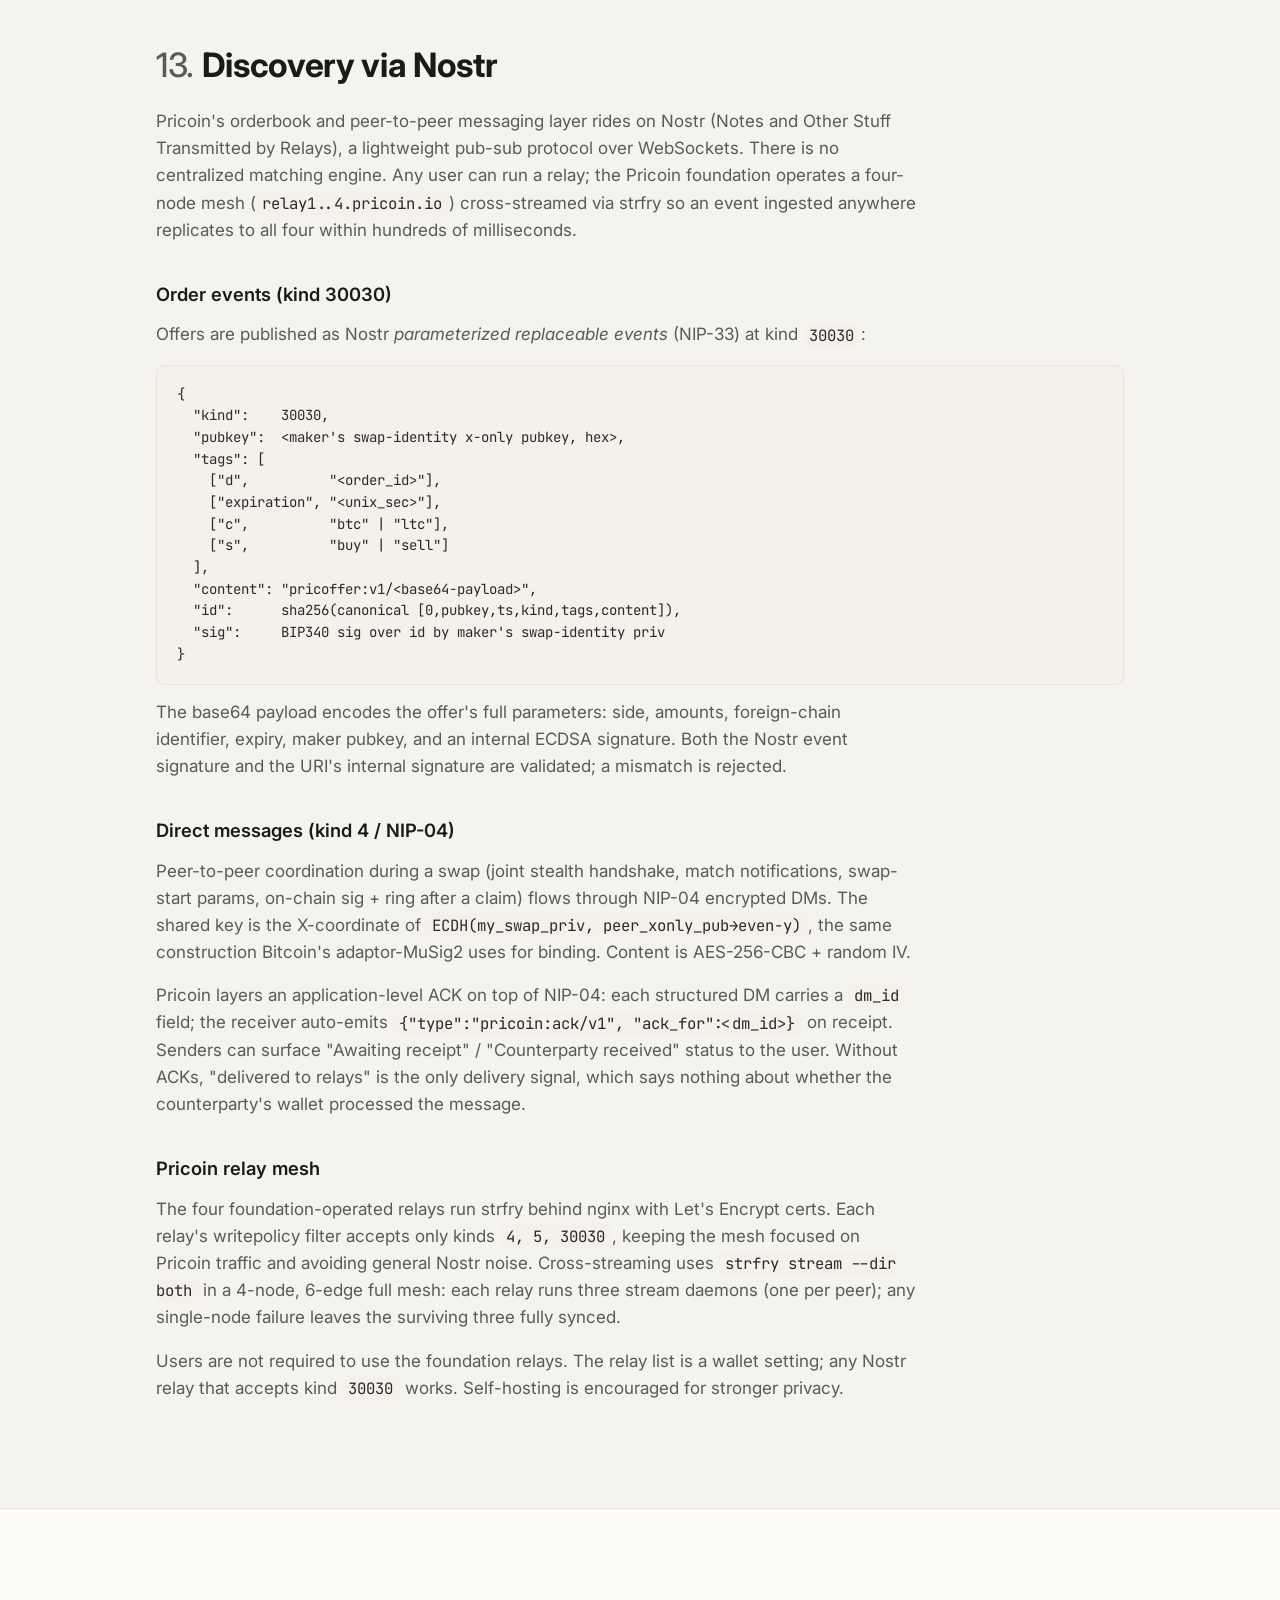
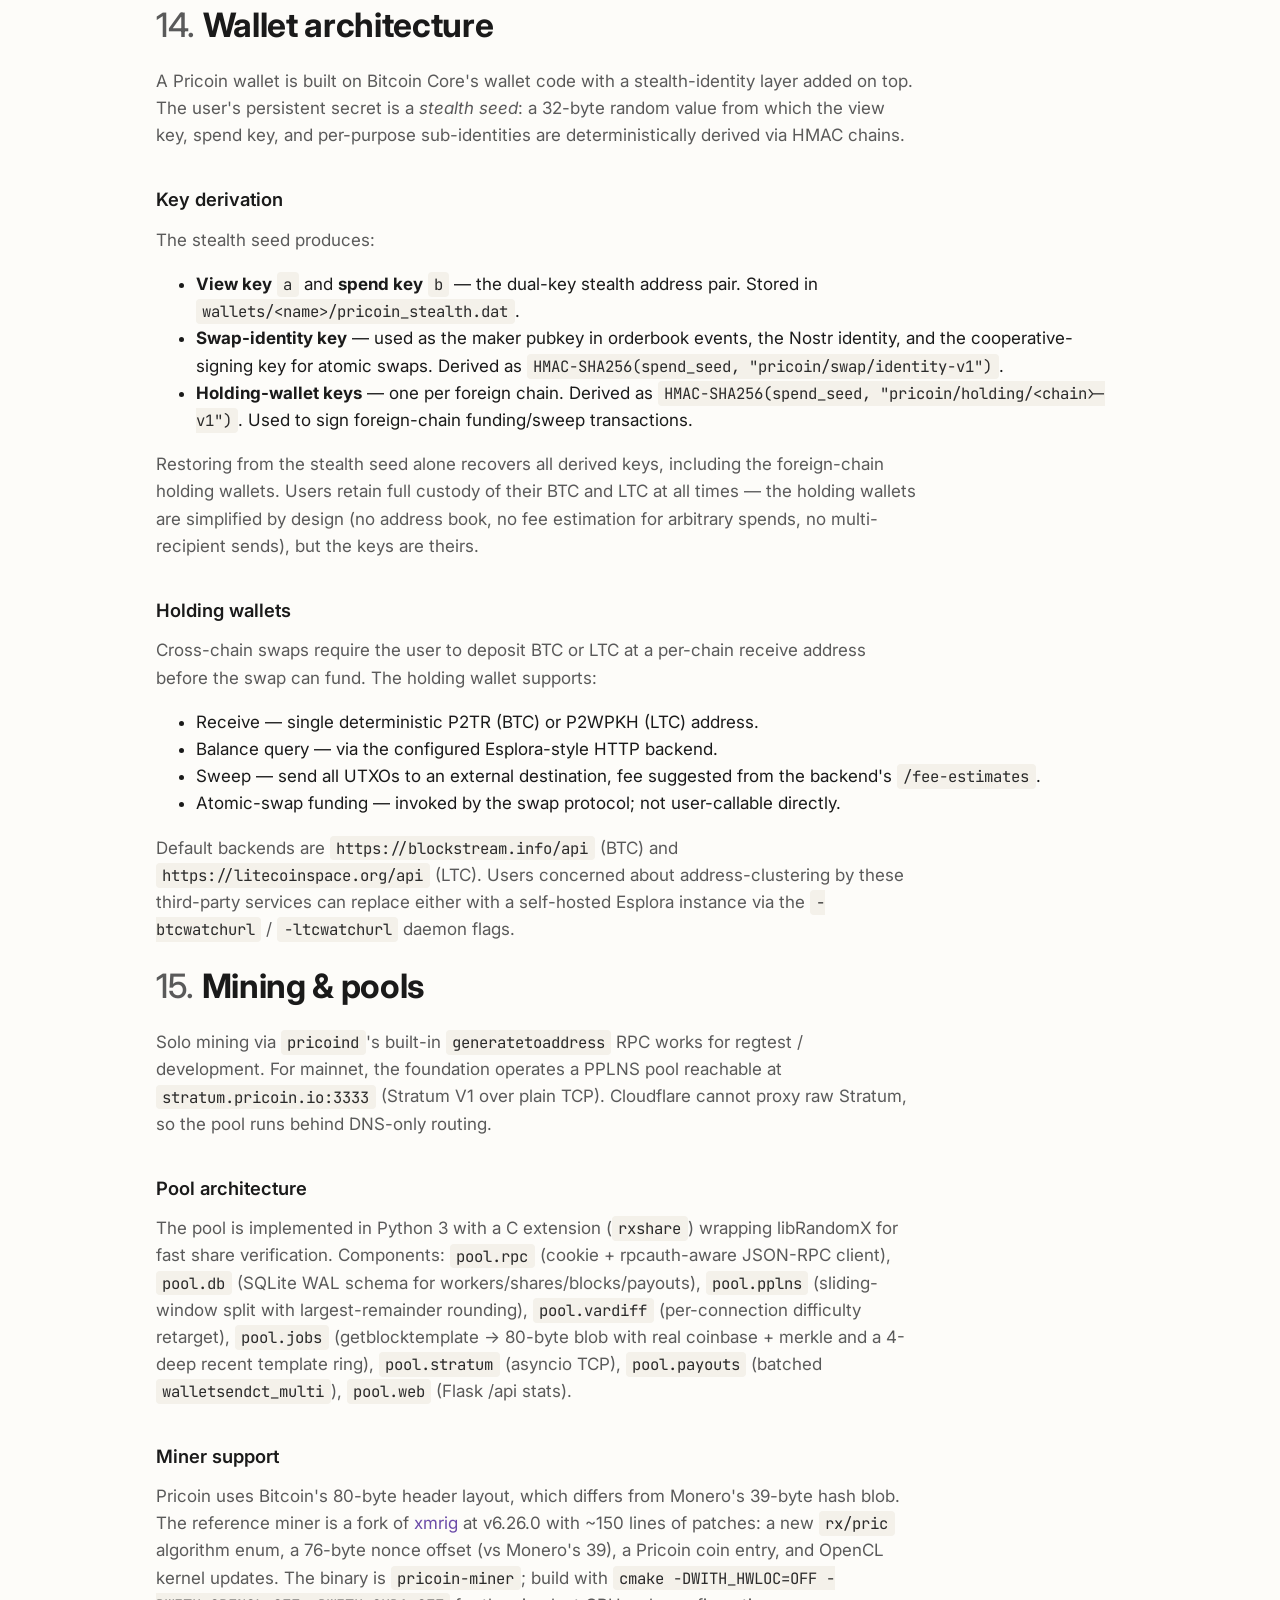
<file: whitepaper.html>
<!doctype html>
<html lang="en">
<head>
  <meta charset="utf-8">
  <meta name="viewport" content="width=device-width, initial-scale=1">
  <title>Pricoin Whitepaper — Privacy-by-default cryptocurrency</title>
  <meta name="description" content="Pricoin (PRIC) technical whitepaper — confidential amounts, stealth addresses, CLSAG ring signatures, adaptor-CLSAG, cross-chain atomic swaps, RandomX with epoch rotation.">
  <meta name="theme-color" content="#fdfcf9">

  <link rel="preconnect" href="https://fonts.googleapis.com">
  <link rel="preconnect" href="https://fonts.gstatic.com" crossorigin>
  <link rel="stylesheet" href="https://fonts.googleapis.com/css2?family=Inter:wght@400;500;600;700&family=JetBrains+Mono:wght@400;500&display=swap">
  <link rel="stylesheet" href="style.css">
  <link rel="icon" type="image/x-icon" href="favicon.ico">
  <link rel="icon" type="image/png" sizes="32x32" href="favicon-32.png">
  <link rel="icon" type="image/png" sizes="16x16" href="favicon-16.png">
  <link rel="apple-touch-icon" sizes="200x200" href="pricoinlogo-200.png">

  <style>
    /* Whitepaper-only tweaks: numbered sections, tighter paragraphs,
       margin notes, a TOC sidebar that collapses on small screens. */
    .wp-meta {
      color: var(--text-soft);
      font-size: 0.95em;
      margin: -8px 0 28px;
    }
    .wp-meta code { background: transparent; padding: 0; }
    .wp-toc {
      background: var(--bg-card);
      border: 1px solid var(--border);
      border-radius: 8px;
      padding: 18px 22px;
      margin: 24px 0 36px;
    }
    .wp-toc h3 {
      margin: 0 0 10px;
      font-size: 0.92em;
      letter-spacing: 0.04em;
      text-transform: uppercase;
      color: var(--text-soft);
    }
    .wp-toc ol {
      margin: 0;
      padding-left: 22px;
      columns: 2;
      column-gap: 36px;
    }
    .wp-toc li { break-inside: avoid; line-height: 1.55; }
    .wp-toc a { border: 0; }
    @media (max-width: 640px) {
      .wp-toc ol { columns: 1; }
    }

    .section.wp-section h2 {
      counter-increment: wp-h2;
      scroll-margin-top: 80px;
    }
    .section.wp-section h2::before {
      content: counter(wp-h2) ". ";
      color: var(--text-soft);
      font-weight: 500;
    }
    .section.wp-section h3 {
      scroll-margin-top: 80px;
    }
    body { counter-reset: wp-h2; }

    .formula {
      background: var(--code-bg);
      border-left: 3px solid var(--accent);
      padding: 12px 18px;
      margin: 14px 0;
      font-family: var(--font-mono);
      font-size: 0.95em;
      overflow-x: auto;
    }
    .figure-cap {
      color: var(--text-soft);
      font-size: 0.92em;
      font-style: italic;
      margin-top: -8px;
    }

    .footnote {
      font-size: 0.92em;
      color: var(--text-soft);
      border-top: 1px solid var(--border);
      padding-top: 18px;
      margin-top: 32px;
    }
    .footnote ol { padding-left: 20px; }
    .footnote li { margin-bottom: 6px; }

    /* ── Print / PDF stylesheet ────────────────────────────────────
       Active when WeasyPrint renders this document, or when the page
       is sent to a printer. Strips site chrome (topbar, footer,
       homepage CTA) and reformats for letter-paper reading. */
    @page {
      size: letter;
      margin: 22mm 20mm 22mm 20mm;

      @top-left {
        content: "Pricoin Whitepaper";
        font-family: Inter, -apple-system, system-ui, sans-serif;
        font-size: 9pt;
        color: #888;
      }
      @top-right {
        content: "v1 · 2026";
        font-family: Inter, -apple-system, system-ui, sans-serif;
        font-size: 9pt;
        color: #888;
      }
      @bottom-center {
        content: counter(page) " / " counter(pages);
        font-family: Inter, -apple-system, system-ui, sans-serif;
        font-size: 9pt;
        color: #888;
      }
    }
    @page :first {
      @top-left { content: ""; }
      @top-right { content: ""; }
    }

    @media print {
      /* Hide site chrome — the PDF stands alone. */
      header.topbar,
      footer.footer,
      .pdf-only-hidden { display: none !important; }

      /* Body: ink-friendly, slightly tighter than screen. */
      html, body {
        background: #fff !important;
        color: #111 !important;
        font-size: 10.5pt;
        line-height: 1.45;
      }
      main { padding: 0 !important; }
      .section {
        padding: 0 !important;
        background: transparent !important;
        border: 0 !important;
      }
      .section.alt { background: transparent !important; }
      .container {
        max-width: none !important;
        padding: 0 !important;
        margin: 0 !important;
      }

      /* Title block: keep the H1 + meta together at the top of page 1. */
      h1 {
        font-size: 22pt !important;
        line-height: 1.2 !important;
        margin: 0 0 4pt !important;
      }
      .wp-meta { margin: 0 0 18pt !important; font-size: 9.5pt; }

      /* Avoid breaks right after a heading. */
      h2, h3, h4 { break-after: avoid; page-break-after: avoid; }
      h2 { font-size: 15pt; margin-top: 22pt; margin-bottom: 6pt; }
      h3 { font-size: 12pt; margin-top: 14pt; margin-bottom: 4pt; }

      /* Major sections start on a new page — except the very first
         section after the abstract/TOC. */
      section.wp-section { break-before: page; page-break-before: always; }

      /* Keep code blocks, formulas, and tables intact across pages. */
      pre, .formula, table { break-inside: avoid; page-break-inside: avoid; }
      pre, code, .formula {
        background: #f6f6f3 !important;
        color: #111 !important;
        border-color: #ccc !important;
      }
      pre {
        padding: 8pt 10pt;
        border: 1px solid #ddd;
        font-size: 8.5pt;
        line-height: 1.4;
      }
      .formula {
        background: #fafaf7 !important;
        border-left-color: #888 !important;
        font-size: 9.5pt;
      }

      /* Tables: simple printable style. */
      table.compare, table {
        font-size: 9.5pt;
        border-collapse: collapse;
        width: 100%;
      }
      table.compare th, table.compare td,
      table th, table td {
        border: 1px solid #d8d8d2 !important;
        padding: 5pt 7pt !important;
        background: transparent !important;
      }
      table.compare thead th { background: #f3f1eb !important; }

      /* Links: keep colored on screen, dark on print. URLs are not
         auto-appended — internal #anchors would clutter the page. */
      a, a:visited { color: #1a3e8a; text-decoration: none; }

      /* TOC: nicer for print — single column, dotted leaders for
         section names (page numbers aren't generated for HTML
         anchors, so plain entries are fine). */
      .wp-toc {
        background: transparent !important;
        border: 1px solid #ccc !important;
        padding: 12pt 16pt !important;
        margin: 18pt 0 !important;
      }
      .wp-toc ol { columns: 2; column-gap: 28pt; }
      .wp-toc li { margin-bottom: 2pt; }

      /* Orphan/widow control across the document. */
      p, li { orphans: 3; widows: 3; }

      /* The "PDF version available" line is meaningless inside the
         PDF — hide it. Marked via class on the wrapper paragraph. */
      .no-print { display: none !important; }
    }
  </style>
</head>
<body>

<header class="topbar">
  <div class="container topbar-inner">
    <a class="brand" href="index.html#top">
      <img class="brand-mark" src="pricoinlogo-64.png" alt="" width="32" height="32">
      <span class="brand-name">Pricoin</span>
    </a>
    <nav class="topnav">
      <a href="index.html#what">Overview</a>
      <a href="exchanges.html">Exchanges</a>
      <a href="whitepaper.html" aria-current="page">Whitepaper</a>
      <a class="github" href="https://github.com/pricoinfoundation/pricoin">GitHub</a>
    </nav>
  </div>
</header>

<main>

<section class="section">
  <div class="container">
    <h1 style="margin-top: 0; font-size: clamp(28px, 4vw, 44px); line-height: 1.18;">
      Pricoin: A privacy-by-default cryptocurrency
    </h1>
    <p class="wp-meta">
      Whitepaper, version 1 · 2026 · The Pricoin developers ·
      <a href="https://github.com/pricoinfoundation/pricoin">github.com/pricoinfoundation/pricoin</a>
    </p>

    <p>
      <strong>Abstract.</strong>
      Pricoin (ticker <code>PRIC</code>) is a Bitcoin Core fork in which
      every non-coinbase transaction is private at the consensus layer.
      Amounts are hidden by Pedersen commitments with rangeproofs;
      recipients are hidden by dual-key stealth addresses producing a
      fresh one-time output key per payment; senders are hidden by
      multi-layer CLSAG ring signatures with a fixed ring size of 16,
      paired with key images for double-spend prevention. The chain
      uses RandomX proof-of-work on a Monero-style 2048-block epoch
      seed rotation, a 150-second target block time, and an 840 000-
      block halving interval. Coinbase outputs remain transparent so
      the emission curve is auditable. Cross-chain atomic swaps with
      Bitcoin and Litecoin are supported natively via two parallel
      adaptor-signature protocols — Schnorr-adaptor / MuSig2 over
      P2TR for Taproot chains, and a discrete-log-bound HTLC for
      non-Taproot chains — both binding the foreign-leg secret to
      Pricoin's adaptor-CLSAG via the same elliptic-curve point
      <code>T<sub>G</sub></code>.
    </p>

    <p class="no-print">
      This document is the technical specification of the protocol.
      For an overview aimed at non-cryptographers, see the
      <a href="index.html">Pricoin homepage</a>. A printable
      <a href="whitepaper.pdf" download>PDF version</a> of this
      whitepaper is also available.
    </p>

    <div class="wp-toc">
      <h3>Contents</h3>
      <ol>
        <li><a href="#intro">Introduction</a></li>
        <li><a href="#design-goals">Design goals</a></li>
        <li><a href="#ct">Confidential amounts</a></li>
        <li><a href="#stealth">Stealth addresses</a></li>
        <li><a href="#clsag">CLSAG ring signatures</a></li>
        <li><a href="#joint">Cooperative (joint) signing</a></li>
        <li><a href="#adaptor">Adaptor-CLSAG</a></li>
        <li><a href="#tx-format">Transaction format (v4)</a></li>
        <li><a href="#consensus">Consensus &amp; PoW</a></li>
        <li><a href="#emission">Emission &amp; supply</a></li>
        <li><a href="#swap-btc">BTC↔PRIC atomic swap</a></li>
        <li><a href="#swap-ltc">LTC↔PRIC atomic swap</a></li>
        <li><a href="#discovery">Discovery via Nostr</a></li>
        <li><a href="#wallet">Wallet architecture</a></li>
        <li><a href="#mining">Mining &amp; pools</a></li>
        <li><a href="#threats">Threat model</a></li>
        <li><a href="#limitations">Known limitations</a></li>
        <li><a href="#future">Future work</a></li>
        <li><a href="#refs">References</a></li>
      </ol>
    </div>
  </div>
</section>

<section class="section wp-section">
  <div class="container">
    <h2 id="intro">Introduction</h2>
    <p>
      Bitcoin's privacy properties degrade in two well-known ways. The
      transparent UTXO graph allows chain analysis to cluster
      addresses; and even when sophisticated users employ CoinJoin or
      similar mixing tools, the privacy gain is opt-in and benefits
      only those who can afford the friction. Honest users who pay no
      attention to coin selection routinely leak their transaction
      graph, balances, and counterparties to anyone running an
      indexer.
    </p>
    <p>
      Several projects address this with privacy-by-default
      architectures — most notably Monero (CryptoNote/RingCT) and
      Zcash (zk-SNARKs). Pricoin sits between them: it inherits
      Bitcoin Core's codebase and operational maturity, replaces the
      transparent transaction format with a confidential-transactions
      bundle, and adopts the cryptographic primitives Monero has
      hardened over a decade — Pedersen commitments, stealth
      addresses, CLSAG ring signatures — but reuses Bitcoin's
      libsecp256k1 curve, RPC surface, P2P stack, and software-
      engineering practices. The result is a chain where every spend
      hides amount, recipient, and (probabilistically) sender, while
      the codebase remains close enough to Bitcoin Core that fixes
      and improvements upstream can be cherry-picked.
    </p>
    <p>
      Pricoin additionally introduces native atomic swaps with
      Bitcoin and Litecoin via adaptor-signature protocols. The
      cross-chain binding is the same 33-byte compressed elliptic-
      curve point <code>T<sub>G</sub> = t·G</code> on both sides;
      revealing <code>t</code> on either chain unlocks the
      counterparty leg on the other. No trusted bridges, no wrapped
      tokens, no escrows.
    </p>

    <h2 id="design-goals">Design goals</h2>
    <ul>
      <li>
        <strong>Privacy is mandatory, not optional.</strong> Spending
        a transparent input via the v1/v2/v3 paths returns
        <code>bad-non-pct-non-coinbase</code> at validation. There
        is no mode in which a Pricoin send leaks amount or recipient.
      </li>
      <li>
        <strong>Auditable emission.</strong> Coinbase outputs remain
        transparent (mining rewards are visible on chain). Total
        supply at any height is computable without scanning private
        outputs.
      </li>
      <li>
        <strong>Bitcoin Core lineage.</strong> Reuse the existing
        node software, P2P protocol, RPC surface, wallet architecture,
        and engineering process. Diverge only where privacy requires.
      </li>
      <li>
        <strong>Native cross-chain interop.</strong> Atomic swaps
        with BTC and LTC, no bridges. Same secret <code>t</code>
        binds both legs cryptographically.
      </li>
      <li>
        <strong>Privacy-preserving discovery.</strong> Order
        broadcast and peer-to-peer messaging happen over Nostr
        relays under the user's control. No centralized matching
        engine.
      </li>
    </ul>
  </div>
</section>

<section class="section alt wp-section">
  <div class="container">
    <h2 id="ct">Confidential amounts</h2>
    <p>
      Pricoin replaces transparent <code>nValue</code> outputs with
      <em>Pedersen commitments</em>. A commitment to value
      <code>v</code> with blinding factor <code>r</code> is a curve
      point
    </p>
    <div class="formula">
      C(v, r) = v · H + r · G
    </div>
    <p>
      where <code>G</code> is the standard secp256k1 generator and
      <code>H</code> is a second generator with no known discrete-log
      relation to <code>G</code> (a "nothing-up-my-sleeve" point
      derived from <code>SHA256(G)</code> hashed to the curve).
      Commitments are homomorphic — addition of commitments equals
      commitment of summed plaintext values:
    </p>
    <div class="formula">
      C(v<sub>1</sub>, r<sub>1</sub>) + C(v<sub>2</sub>, r<sub>2</sub>) = C(v<sub>1</sub>+v<sub>2</sub>, r<sub>1</sub>+r<sub>2</sub>)
    </div>
    <p>
      so a transaction's balance equation
      <code>Σ inputs − Σ outputs − fee = 0</code> can be verified
      under Pedersen commitments without revealing any individual
      amount, by checking that the sum of input commitments minus the
      sum of output commitments minus a transparent <code>fee · H</code>
      term commits to zero.
    </p>

    <h3>Rangeproofs</h3>
    <p>
      Pedersen commitments alone don't prevent a malicious sender
      from creating an output that "commits" to a negative value
      (which mod the group order looks identical to a positive
      value, but would inflate supply). Pricoin attaches a Borromean
      <em>rangeproof</em> to each output, proving that the committed
      value lies in
      <code>[0, 2<sup>64</sup>)</code> without revealing it.
      Rangeproofs are ~1 280 bytes per output for the current
      Borromean construction (libsecp256k1-zkp's <code>rangeproof</code>
      module). Bulletproofs+ (BPP) adoption is on the roadmap and
      would cut this to ~100 bytes per output, but is gated on
      external review of the implementation in the secp256k1-zkp
      fork.
    </p>

    <h3>Encrypted amount + blinding</h3>
    <p>
      The recipient needs to recover both the value <code>v</code>
      and blinding <code>r</code> to spend the output. Pricoin
      encrypts these as part of the rangeproof, keyed by an ECDH
      shared secret derived from the sender's per-tx ephemeral
      keypair and the recipient's view key. Recovery is performed
      by attempting <em>rangeproof rewind</em> on each candidate
      output — a roughly constant-time operation that fails (cheaply)
      for outputs not addressed to the scanner.
    </p>

    <h2 id="stealth">Stealth addresses</h2>
    <p>
      A Pricoin recipient is identified by a <em>stealth address</em>
      — a pair of public keys
      <code>(A, B)</code> where <code>A = a·G</code> is the recipient's
      <em>view key</em> and <code>B = b·G</code> is their
      <em>spend key</em>. The address itself is reusable; revealing
      it does not link payments together.
    </p>
    <p>
      For each output paying the address, the sender picks a fresh
      ephemeral scalar <code>r</code>, publishes
      <code>R = r·G</code> in the transaction, and computes a
      one-time output key
    </p>
    <div class="formula">
      P = H<sub>s</sub>(r·A ‖ index) · G + B
    </div>
    <p>
      where <code>H<sub>s</sub></code> is a domain-separated hash to
      a scalar, <code>·A</code> is point multiplication of <code>A</code>
      by <code>r</code>, and <code>index</code> is the output's
      position in the transaction's vout array. The output's
      scriptPubKey commits to <code>P</code>; on chain, every output
      to the recipient looks like a fresh, unrelated key.
    </p>
    <p>
      Recipient scan: for each transaction, the recipient computes
      <code>S = a·R</code> using their view key, derives the same
      <code>H<sub>s</sub>(S ‖ index)</code> shared secret, and
      checks whether the resulting one-time pubkey matches any
      output's scriptPubKey. On match, the spend key is
    </p>
    <div class="formula">
      p = H<sub>s</sub>(S ‖ index) + b   (mod n)
    </div>
    <p>
      Only the holder of <code>b</code> can derive <code>p</code>;
      the view key alone is sufficient to recognize incoming
      payments but not to spend them.
    </p>

    <p>
      The construction is the CryptoNote dual-key scheme as deployed
      by Monero. Pricoin's wallet uses a Bitcoin-style stealth
      address encoding (Base58Check, version byte <code>0x53</code>)
      with a 67-byte payload (<code>A ‖ B ‖ checksum bits</code>).
      Addresses begin with <code>H6</code>.
    </p>
  </div>
</section>

<section class="section wp-section">
  <div class="container">
    <h2 id="clsag">CLSAG ring signatures</h2>
    <p>
      A <em>ring signature</em> hides which member of an N-element
      pubkey set produced a signature, while still proving that one of
      them did. Pricoin uses CLSAG (Compact Linkable Spontaneous
      Anonymous Group signatures) — the same construction Monero
      adopted in 2020. Ring size is fixed at <strong>16</strong> in
      consensus; variable ring sizes leak fingerprints across
      transactions and are forbidden.
    </p>

    <h3>Single-layer CLSAG</h3>
    <p>
      Given a ring of <code>N=16</code> public keys
      <code>{P<sub>0</sub>, …, P<sub>15</sub>}</code> with the real
      signer at index <code>π</code>, single-layer CLSAG produces a
      signature <code>(c<sub>0</sub>, s<sub>0</sub>, …, s<sub>15</sub>, KI)</code>
      where <code>KI = x<sub>π</sub> · H<sub>p</sub>(P<sub>π</sub>)</code>
      is the <em>key image</em> — a deterministic fingerprint of the
      real signer's private key, which is checked against the global
      key-image set for double-spend prevention.
    </p>
    <p>
      Verification walks the ring:
    </p>
    <div class="formula">
      L<sub>i</sub> = s<sub>i</sub>·G + c<sub>i</sub>·P<sub>i</sub>
      <br>R<sub>i</sub> = s<sub>i</sub>·H<sub>p</sub>(P<sub>i</sub>) + c<sub>i</sub>·KI
      <br>c<sub>i+1</sub> = H<sub>s</sub>(L<sub>i</sub> ‖ R<sub>i</sub> ‖ msg ‖ ring)
    </div>
    <p>
      and accepts iff <code>c<sub>0</sub></code> equals the value
      derived after wrapping around the ring. Each non-signer's
      <code>s<sub>i</sub></code> is freshly random; the signer's
      <code>s<sub>π</sub></code> is computed so the equations close.
    </p>

    <h3>Multi-layer CLSAG (RingCT)</h3>
    <p>
      For confidential-amount inputs, the ring members are pairs
      <code>(P<sub>i</sub>, W<sub>i</sub>)</code> where
      <code>W<sub>i</sub> = C<sub>i</sub> − C<sub>pseudo</sub></code>
      is the difference between the candidate's amount commitment and
      a sender-chosen pseudo-commitment. The signer's private witness
      is <code>(x<sub>π</sub>, z<sub>π</sub>)</code> where
      <code>z<sub>π</sub> = blind<sub>π</sub> − blind<sub>pseudo</sub></code>.
    </p>
    <p>
      Pricoin's multi-layer CLSAG follows the standard Monero
      construction: <em>tx-invariant</em> key images
      (<code>KI = x<sub>π</sub>·H<sub>p</sub>(P<sub>π</sub>)</code>)
      and a separate commitment image
      <code>D = z<sub>π</sub>·H<sub>p</sub>(P<sub>π</sub>)</code>.
      Aggregation factors <code>μ<sub>P</sub>, μ<sub>C</sub></code> bind
      the ring walk to <code>(ring, KI, D)</code>. Tx-invariant key
      images mean the same input signed under different pseudo-
      commitments produces the same KI, so double-spend prevention
      works across re-broadcasts. (An earlier draft used tx-dependent
      key images; this was a soundness gap and is no longer used.)
    </p>

    <h3>Decoy selection</h3>
    <p>
      Decoy quality determines the actual privacy gain — a ring
      where 15 of 16 members are obviously not the spender provides
      effectively no privacy. Pricoin uses Monero's gamma
      distribution over recent outputs as the decoy-selection
      function, drawing from outputs of compatible amount commitment
      and age. The full distribution is published with the wallet
      so it can be re-sampled by external auditors.
    </p>

    <h2 id="joint">Cooperative (joint) signing</h2>
    <p>
      Atomic swaps require <em>cooperative</em> signing: two parties
      jointly produce a signature under a sum-aggregated pubkey
      <code>P<sub>π</sub> = X<sub>A</sub> + X<sub>B</sub></code>,
      where neither holds <code>x<sub>π</sub> = x<sub>A</sub> +
      x<sub>B</sub></code> alone. Pricoin's joint CLSAG is a
      three-round protocol over a one-of-N ring containing the
      joint pubkey at the signer index:
    </p>
    <ol>
      <li>
        <strong>Round 1 — nonce gen.</strong> Each party samples
        <code>r<sub>i</sub></code> and broadcasts
        <code>L<sub>i</sub><sup>share</sup></code>,
        <code>R<sub>i</sub><sup>share</sup></code>,
        <code>KI<sub>i</sub><sup>share</sup></code>, plus a
        commitment to a Schnorr DLEQ proof.
      </li>
      <li>
        <strong>Round 2 — combine.</strong> Either party sums the
        shares, derives the standard CLSAG <code>c<sub>π</sub></code>,
        and broadcasts the per-party <code>s<sub>j</sub></code>
        for non-signer ring members and the partial
        <code>s<sub>π</sub><sup>share</sup></code>.
      </li>
      <li>
        <strong>Round 3 — assemble.</strong> Each party computes
        their final <code>s<sub>π</sub><sup>share</sup></code>
        contribution, broadcasts; the aggregator sums into a
        complete CLSAG signature.
      </li>
    </ol>
    <p>
      The protocol is implemented in
      <code>src/pricoin/joint_ringsig.{h,cpp}</code> for both
      single-layer and multi-layer rings. Self-tests at daemon
      startup exercise the full flow end-to-end against fresh
      randomness.
    </p>
    <p>
      <strong>Rogue-key defense.</strong> Plain key aggregation is
      vulnerable to a rogue-key attack — a malicious party can
      choose <code>X<sub>B</sub></code> as a function of
      <code>X<sub>A</sub></code> to produce a joint pubkey for which
      they alone control the discrete log. Pricoin defends by
      requiring each party to attach a <em>proof of possession</em>
      (a Schnorr signature over a domain-separated tag with
      their pubkey) before accepting a joint pubkey. The PoP scheme
      is in <code>src/pricoin/joint_stealth.{h,cpp}</code>.
    </p>

    <h2 id="adaptor">Adaptor-CLSAG</h2>
    <p>
      Adaptor signatures are the cryptographic primitive that makes
      atomic swaps work. Adaptor-CLSAG extends the standard CLSAG
      construction with an additional point <code>T<sub>G</sub> = t·G</code>
      such that the signer can produce a <em>pre-signature</em> that
      verifies under the adaptor but is not a valid CLSAG until
      adapted with the secret <code>t</code>. Specifically:
    </p>
    <ul>
      <li>
        <code>T<sub>G</sub></code> — the public adaptor point on the
        standard generator <code>G</code>. Same byte representation
        as Bitcoin's compressed pubkey format; reused as-is on the
        cross-chain leg.
      </li>
      <li>
        <code>T<sub>H</sub> = t · H<sub>p</sub>(P<sub>π</sub>)</code>
        — the adaptor point on the per-output generator
        <code>H<sub>p</sub>(P<sub>π</sub>)</code>. Required because
        CLSAG operates on two parallel generators.
      </li>
      <li>
        A DLEQ proof binding <code>T<sub>G</sub></code> to
        <code>T<sub>H</sub></code> via the same scalar
        <code>t</code>.
      </li>
    </ul>
    <p>
      The pre-signature is a CLSAG-shaped tuple where the signer's
      <code>L<sub>π</sub>, R<sub>π</sub></code> equations are
      satisfied modulo addition of <code>T<sub>G</sub></code> and
      <code>T<sub>H</sub></code>. <em>Adapt</em>(presig, t) =
      valid CLSAG. <em>Extract</em>(presig, signed_tx_sig) =
      <code>t</code>.
    </p>
    <p>
      Cross-chain flow: the swap counterparty publishes the adapted
      signature on the PRIC chain to claim funds; the original
      signer extracts <code>t</code> from the on-chain CLSAG, then
      uses <code>t</code> to claim the foreign-chain leg whose
      script binds to <code>T<sub>G</sub></code>. Atomicity is
      cryptographic: anyone who can publish on one chain reveals
      <code>t</code>, which immediately unlocks the other.
    </p>
    <p>
      The construction is in
      <code>src/pricoin/adaptor_ringsig.{h,cpp}</code> and its
      cooperative-signing wrapper in
      <code>src/pricoin/adaptor_joint_ringsig.{h,cpp}</code>. Both
      are exercised by the startup self-test gauntlet.
    </p>
  </div>
</section>

<section class="section alt wp-section">
  <div class="container">
    <h2 id="tx-format">Transaction format (v4)</h2>
    <p>
      Pricoin defines transaction version <code>4</code>
      (<code>PRICOIN_CT_VERSION</code>) for confidential transactions.
      v1/v2/v3 spends — the entire Bitcoin transparent transaction
      family — are rejected for non-coinbase txs at consensus
      (<code>bad-non-pct-non-coinbase</code>). Only v4 is mineable
      on the PRIC chain, except for coinbases which remain v1.
    </p>

    <p>A v4 transaction extends Bitcoin's <code>CTransaction</code> with a single <code>ct_bundle</code> structure:</p>
<pre><code>CTBundle {
    input_commitments[]  : Pedersen commitments to input amounts
                            (used in transparent-input mode for the
                            coinbase → CT on-ramp)
    ring_inputs[]        : RingCT inputs — N=16 candidate prevouts,
                            pseudo_commitment, multi-layer CLSAG sig
                            with key image
    outputs[]            : (commitment, rangeproof, scriptPubKey,
                            tx_pubkey, one_time_pubkey)
    transparent_fee      : explicit fee output, satoshis
}</code></pre>

    <p>
      The v4 sighash binds to the ct_bundle as a whole — any tampering
      with commitments, rangeproofs, or ring data invalidates every
      input signature.
    </p>

    <h3>UTXO model</h3>
    <p>
      Bitcoin's UTXO set is keyed by <code>(txid, vout)</code> with
      "spent" tracked by removal from the set. Pricoin's ring inputs
      reference 16 candidate prevouts, only one of which is the real
      input — so the standard "remove the spent UTXO" semantics don't
      apply. Pricoin replaces the UTXO set with two append-only
      structures:
    </p>
    <ul>
      <li>
        <strong>Output set.</strong> Every v4 output is added on
        confirmation and never removed, even after spending. Ring-
        decoy lookups need indefinite history.
      </li>
      <li>
        <strong>Key-image set.</strong> Every published key image is
        added on confirmation. Validation rejects any tx whose key
        image is already in the set (double-spend prevention).
      </li>
    </ul>
    <p>
      Pruning is incompatible with this model — a spent output is
      still required as a potential decoy for future ring spends —
      and is rejected at startup
      (<code>-prune</code> returns <code>InitError</code>).
    </p>
  </div>
</section>

<section class="section wp-section">
  <div class="container">
    <h2 id="consensus">Consensus &amp; PoW</h2>

    <h3>Proof of work — RandomX</h3>
    <p>
      Pricoin uses RandomX (vendored from
      <a href="https://github.com/tevador/RandomX">tevador/RandomX</a>)
      as its proof-of-work function. RandomX is memory-hard and
      designed to make ASICs minimally advantageous, keeping mining
      accessible to commodity CPUs. The hash function input is the
      80-byte serialized block header; the seed for the RandomX
      cache is rotated every <code>EPOCH_BLOCKS = 2048</code> blocks
      with a <code>EPOCH_LAG = 64</code>-block delay so miners
      can't precompute the next epoch too far ahead. The seed at
      height <code>h</code> is the block hash at
      <code>floor((h − lag) / 2048) · 2048</code>, with a fixed
      bootstrap seed for the first epoch.
    </p>
    <p>
      RandomX outputs are 256-bit; the chain's block-identity hash
      is still <code>SHA-256d</code>(header) so block index keys
      remain Bitcoin-shape. Only <code>CheckProofOfWork</code> calls
      use the RandomX hash. Header validation across epoch
      boundaries handles the case where the seed-block isn't yet
      indexed during initial block download by deferring the PoW
      check to full-block validation, where the seed block has
      always been processed sequentially.
    </p>

    <h3>Block parameters</h3>
    <ul>
      <li><strong>Target block time:</strong> 150 seconds.</li>
      <li><strong>Difficulty retarget:</strong> every 288 blocks (~12 hours), Bitcoin-style.</li>
      <li><strong>Halving interval:</strong> 840 000 blocks (~4 years at target time).</li>
      <li><strong>Block weight:</strong> raised from Bitcoin's 4 MWU to accommodate ~1 280-byte rangeproofs and ~600-byte ring sigs per output/input.</li>
      <li><strong>Initial reward:</strong> 50 PRIC.</li>
      <li><strong>Total supply:</strong> ~84 000 000 PRIC. Pricoin keeps Bitcoin's per-block reward (50 PRIC, halving every 840 000 blocks) but runs at 4× the block rate, so each era emits 4× as many coins as Bitcoin's corresponding era.</li>
    </ul>

    <h3>Genesis</h3>
    <p>
      Each network (mainnet, testnet, signet, regtest) has its own
      RandomX-mined genesis block, distinct
      <code>pszTimestamp</code>, and genesis hash (mainnet:
      <code>24e422e08dde…06a827f</code>, mined 2026-04-29). Genesis
      is bundled with the binary — no chain-history download is
      required to start syncing from height 0.
    </p>

    <h2 id="emission">Emission &amp; supply</h2>
    <p>
      Pricoin reuses Bitcoin's per-block-reward formula and halving
      interval but, because the block rate is 4× higher, the supply
      cap and per-era emission are also 4× larger. Block reward at
      height <code>h</code> is
    </p>
    <div class="formula">
      reward(h) = 50 PRIC · 2<sup>−⌊h / 840000⌋</sup>
    </div>
    <p>
      until the reward drops below one satoshi, after which it is
      zero. Total supply asymptotically approaches
      ~84 000 000 PRIC (era 0 alone emits 50 × 840 000 = 42 000 000
      PRIC, and subsequent eras halve as in Bitcoin). Coinbase outputs
      are <strong>transparent</strong>: amount visible, recipient
      P2WPKH, scriptPubKey on chain. This makes the cumulative
      emission auditable by inspection at any block height — a
      property the confidential-spend privacy model would otherwise
      lose.
    </p>
    <p>
      The on-ramp from transparent coinbase → confidential is
      handled by <code>walletsendct</code>: transparent input(s) are
      consumed and the output is a v4 CT bundle. From that point on,
      the value lives in confidential outputs and is spent through
      RingCT. There is no path from a confidential output back to a
      transparent one short of mining.
    </p>
  </div>
</section>

<section class="section alt wp-section">
  <div class="container">
    <h2 id="swap-btc">BTC↔PRIC atomic swap</h2>
    <p>
      Pricoin's BTC swap protocol uses MuSig2 + Schnorr-adaptor on
      the BTC leg paired with cooperative adaptor-CLSAG on the PRIC
      leg. The cross-chain binding is the same point
      <code>T<sub>G</sub></code> on both sides. Both legs use
      libsecp256k1's BIP340 / BIP341 paths so the BTC outputs are
      indistinguishable from any other 2-of-2 P2TR.
    </p>

    <h3>Roles</h3>
    <p>
      We label the two parties by their role in the swap:
      <strong>PRIC seller</strong> sells PRIC, buys BTC; locks PRIC
      into a joint stealth output, eventually claims BTC by adapting
      a pre-signed BTC claim transaction. <strong>PRIC buyer</strong>
      picks the secret <code>t</code>, locks BTC into a 2-of-2
      P2TR output, eventually claims PRIC by adapting a pre-signed
      PRIC claim CLSAG.
    </p>

    <h3>Setup</h3>
    <ol>
      <li>
        Parties exchange their swap-identity x-only pubkeys via
        Nostr DM. The PRIC seller chooses an ephemeral
        <code>r</code>; together they compute the joint stealth
        address <code>(A<sub>A</sub>+A<sub>B</sub>, B<sub>A</sub>+B<sub>B</sub>)</code>
        and the corresponding one-time pubkey <code>P<sub>π</sub></code>
        for the PRIC funding output.
      </li>
      <li>
        The PRIC buyer picks <code>t</code> uniformly at random,
        computes <code>T<sub>G</sub> = t·G</code>,
        <code>T<sub>H</sub> = t·H<sub>p</sub>(P<sub>π</sub>)</code>,
        and a DLEQ proof binding the two. They send
        <code>(T<sub>G</sub>, T<sub>H</sub>, π<sub>DLEQ</sub>)</code>
        to the PRIC seller.
      </li>
      <li>
        Both parties agree on refund timelocks
        <code>(t<sub>BTC</sub>, t<sub>PRIC</sub>)</code> with
        <code>t<sub>BTC</sub> &gt; t<sub>PRIC</sub> + Δ<sub>min</sub></code>,
        where <code>Δ<sub>min</sub></code> is large enough for the
        seller to extract <code>t</code> from a confirmed PRIC
        claim and broadcast a BTC claim before the BTC refund
        becomes spendable.
      </li>
    </ol>

    <h3>Funding</h3>
    <p>
      The PRIC buyer funds the BTC leg as a 2-of-2 P2TR output
      whose aggregate x-only pubkey is
      <code>MuSig2.Aggregate(X<sub>A</sub>, X<sub>B</sub>)</code>.
      The PRIC seller funds the PRIC leg by sending the agreed
      amount to the joint stealth address using
      <code>walletsendct</code> with the pre-agreed ephemeral
      <code>r</code>, producing the joint output at
      <code>P<sub>π</sub></code>.
    </p>

    <h3>Pre-signing</h3>
    <p>
      Before either funding tx broadcasts, both parties cooperatively
      pre-sign four transactions:
    </p>
    <ul>
      <li>
        <strong>BTC claim</strong>: a Schnorr-adaptor pre-signature
        over <code>T<sub>G</sub></code>. Verifies under the
        aggregate x-only pubkey via standard BIP340; not a valid
        Schnorr sig until adapted with <code>t</code>.
      </li>
      <li>
        <strong>BTC refund</strong>: a plain MuSig2 signature
        timelocked to <code>t<sub>BTC</sub></code>. Broadcastable
        if the swap aborts.
      </li>
      <li>
        <strong>PRIC claim</strong>: a cooperative adaptor-CLSAG
        pre-signature over <code>T<sub>G</sub></code> /
        <code>T<sub>H</sub></code>.
      </li>
      <li>
        <strong>PRIC refund</strong>: a plain cooperative CLSAG
        timelocked to <code>t<sub>PRIC</sub></code>.
      </li>
    </ul>

    <h3>Claim</h3>
    <p>
      The PRIC buyer claims first. They adapt the PRIC claim
      pre-sig with their held <code>t</code>, producing a valid
      CLSAG, and broadcast the PRIC claim transaction. The
      published CLSAG signature reveals <code>t</code> to anyone
      who holds the matching pre-signature — specifically, the
      PRIC seller. The seller extracts <code>t</code> via
      <code>adaptor_ringsig::Extract(ring, presig, sig)</code>,
      adapts the BTC claim pre-sig with <code>t</code> to produce a
      valid BIP340 signature, and broadcasts the BTC claim
      transaction.
    </p>
    <p>
      Atomicity is cryptographic. The PRIC buyer cannot claim PRIC
      without revealing <code>t</code> on chain. The PRIC seller's
      BTC claim is signed under the same <code>t</code>; if the
      buyer never claims PRIC, the seller waits for
      <code>t<sub>PRIC</sub></code> and broadcasts the PRIC refund.
      If the seller never broadcasts the BTC claim, the buyer waits
      for <code>t<sub>BTC</sub></code> and broadcasts the BTC
      refund. Neither party can take both legs.
    </p>
  </div>
</section>

<section class="section wp-section">
  <div class="container">
    <h2 id="swap-ltc">LTC↔PRIC atomic swap</h2>
    <p>
      Litecoin does not have Taproot, so the BTC swap's MuSig2 +
      Schnorr-adaptor flow over P2TR cannot be used directly. A
      naive substitute — a SHA-256 hashlock HTLC bound to
      <code>H<sub>t</sub> = SHA256(t)</code> — has a subtle
      atomicity flaw: there is no way to prove
      <code>H<sub>t</sub> = SHA256(t)</code> where
      <code>t = dlog(T<sub>G</sub>)</code> in zero knowledge without
      a SNARK over SHA-256. A malicious PRIC buyer can publish a
      fabricated <code>H<sub>t</sub>'</code>, claim PRIC normally
      (revealing the real <code>t</code>), and leave the PRIC seller
      unable to satisfy the LTC HTLC.
    </p>
    <p>
      Pricoin's LTC protocol uses a <em>discrete-log-bound HTLC</em>
      instead. The LTC HTLC redeem script is:
    </p>
<pre><code>OP_IF
  &lt;PRIC_seller_pubkey&gt; OP_CHECKSIGVERIFY
  &lt;T_G_compressed&gt; OP_CHECKSIG
OP_ELSE
  &lt;timeout&gt; OP_CHECKLOCKTIMEVERIFY OP_DROP
  &lt;PRIC_buyer_pubkey&gt; OP_CHECKSIG
OP_ENDIF</code></pre>
    <p>
      The claim path requires <em>two</em> ECDSA signatures: one
      under the seller's pubkey (proving they're the seller) and one
      under <code>T<sub>G</sub></code> itself. Anyone who knows
      <code>t = dlog(T<sub>G</sub>)</code> can construct the second
      signature (treating <code>t</code> as the privkey for
      <code>T<sub>G</sub></code>). Knowledge of <code>t</code> is
      enforced by the script verifier, not by an off-chain hash
      relation; no SNARK or trust assumption is required.
    </p>
    <p>
      The cross-chain binding is identical to BTC: the same
      <code>T<sub>G</sub></code> appears in the LTC redeem script
      and as the adaptor point for the PRIC adaptor-CLSAG. When
      the PRIC buyer claims PRIC, <code>t</code> is revealed on the
      PRIC chain and the seller uses it to build the LTC claim
      witness <code>[T<sub>G</sub>_sig, seller_sig, 0x01,
      redeem_script]</code>.
    </p>
    <p>
      <strong>Privacy tradeoff.</strong> The DL-HTLC's redeem script
      has a recognizable on-chain shape (two <code>OP_CHECKSIG</code>
      on the IF branch, CLTV on the ELSE), distinguishable from a
      generic 2-of-2 multisig. A future hardening pass could
      replace this with a 2-of-2 P2WSH funded under a cooperative
      ECDSA + ECDSA adaptor protocol, achieving the same
      indistinguishability as the BTC P2TR leg, but at substantial
      cryptographic-engineering cost (Paillier or class-group
      encryption, multiple zero-knowledge proofs). The DL-HTLC is
      the v1 design; cooperative-ECDSA is on the roadmap.
    </p>
  </div>
</section>

<section class="section alt wp-section">
  <div class="container">
    <h2 id="discovery">Discovery via Nostr</h2>
    <p>
      Pricoin's orderbook and peer-to-peer messaging layer rides on
      Nostr (Notes and Other Stuff Transmitted by Relays), a
      lightweight pub-sub protocol over WebSockets. There is no
      centralized matching engine. Any user can run a relay; the
      Pricoin foundation operates a four-node mesh
      (<code>relay1..4.pricoin.io</code>) cross-streamed via strfry
      so an event ingested anywhere replicates to all four within
      hundreds of milliseconds.
    </p>

    <h3>Order events (kind 30030)</h3>
    <p>
      Offers are published as Nostr <em>parameterized replaceable
      events</em> (NIP-33) at kind <code>30030</code>:
    </p>
<pre><code>{
  "kind":    30030,
  "pubkey":  &lt;maker's swap-identity x-only pubkey, hex&gt;,
  "tags": [
    ["d",          "&lt;order_id&gt;"],
    ["expiration", "&lt;unix_sec&gt;"],
    ["c",          "btc" | "ltc"],
    ["s",          "buy" | "sell"]
  ],
  "content": "pricoffer:v1/&lt;base64-payload&gt;",
  "id":      sha256(canonical [0,pubkey,ts,kind,tags,content]),
  "sig":     BIP340 sig over id by maker's swap-identity priv
}</code></pre>
    <p>
      The base64 payload encodes the offer's full parameters:
      side, amounts, foreign-chain identifier, expiry, maker
      pubkey, and an internal ECDSA signature. Both the Nostr
      event signature and the URI's internal signature are
      validated; a mismatch is rejected.
    </p>

    <h3>Direct messages (kind 4 / NIP-04)</h3>
    <p>
      Peer-to-peer coordination during a swap (joint stealth
      handshake, match notifications, swap-start params, on-chain
      sig + ring after a claim) flows through NIP-04 encrypted
      DMs. The shared key is the X-coordinate of
      <code>ECDH(my_swap_priv, peer_xonly_pub→even-y)</code>, the
      same construction Bitcoin's adaptor-MuSig2 uses for binding.
      Content is AES-256-CBC + random IV.
    </p>
    <p>
      Pricoin layers an application-level ACK on top of NIP-04: each
      structured DM carries a <code>dm_id</code> field; the
      receiver auto-emits <code>{"type":"pricoin:ack/v1",
      "ack_for":&lt;dm_id&gt;}</code> on receipt. Senders can
      surface "Awaiting receipt" / "Counterparty received" status
      to the user. Without ACKs, "delivered to relays" is the only
      delivery signal, which says nothing about whether the
      counterparty's wallet processed the message.
    </p>

    <h3>Pricoin relay mesh</h3>
    <p>
      The four foundation-operated relays run strfry behind nginx
      with Let's Encrypt certs. Each relay's writepolicy filter
      accepts only kinds <code>4, 5, 30030</code>, keeping the
      mesh focused on Pricoin traffic and avoiding general Nostr
      noise. Cross-streaming uses
      <code>strfry stream --dir both</code> in a 4-node, 6-edge
      full mesh: each relay runs three stream daemons (one per
      peer); any single-node failure leaves the surviving three
      fully synced.
    </p>
    <p>
      Users are not required to use the foundation relays. The
      relay list is a wallet setting; any Nostr relay that accepts
      kind <code>30030</code> works. Self-hosting is encouraged for
      stronger privacy.
    </p>
  </div>
</section>

<section class="section wp-section">
  <div class="container">
    <h2 id="wallet">Wallet architecture</h2>
    <p>
      A Pricoin wallet is built on Bitcoin Core's wallet code with
      a stealth-identity layer added on top. The user's persistent
      secret is a <em>stealth seed</em>: a 32-byte random value
      from which the view key, spend key, and per-purpose
      sub-identities are deterministically derived via HMAC chains.
    </p>

    <h3>Key derivation</h3>
    <p>
      The stealth seed produces:
    </p>
    <ul>
      <li>
        <strong>View key</strong> <code>a</code> and
        <strong>spend key</strong> <code>b</code> — the dual-key
        stealth address pair. Stored in
        <code>wallets/&lt;name&gt;/pricoin_stealth.dat</code>.
      </li>
      <li>
        <strong>Swap-identity key</strong> — used as the maker
        pubkey in orderbook events, the Nostr identity, and the
        cooperative-signing key for atomic swaps. Derived as
        <code>HMAC-SHA256(spend_seed, "pricoin/swap/identity-v1")</code>.
      </li>
      <li>
        <strong>Holding-wallet keys</strong> — one per foreign
        chain. Derived as
        <code>HMAC-SHA256(spend_seed, "pricoin/holding/&lt;chain&gt;-v1")</code>.
        Used to sign foreign-chain funding/sweep transactions.
      </li>
    </ul>
    <p>
      Restoring from the stealth seed alone recovers all derived
      keys, including the foreign-chain holding wallets. Users
      retain full custody of their BTC and LTC at all times — the
      holding wallets are simplified by design (no address book,
      no fee estimation for arbitrary spends, no multi-recipient
      sends), but the keys are theirs.
    </p>

    <h3>Holding wallets</h3>
    <p>
      Cross-chain swaps require the user to deposit BTC or LTC at
      a per-chain receive address before the swap can fund. The
      holding wallet supports:
    </p>
    <ul>
      <li>Receive — single deterministic P2TR (BTC) or P2WPKH (LTC) address.</li>
      <li>Balance query — via the configured Esplora-style HTTP backend.</li>
      <li>Sweep — send all UTXOs to an external destination, fee suggested from the backend's <code>/fee-estimates</code>.</li>
      <li>Atomic-swap funding — invoked by the swap protocol; not user-callable directly.</li>
    </ul>
    <p>
      Default backends are
      <code>https://blockstream.info/api</code> (BTC) and
      <code>https://litecoinspace.org/api</code> (LTC). Users
      concerned about address-clustering by these third-party
      services can replace either with a self-hosted Esplora
      instance via the <code>-btcwatchurl</code> /
      <code>-ltcwatchurl</code> daemon flags.
    </p>

    <h2 id="mining">Mining &amp; pools</h2>
    <p>
      Solo mining via <code>pricoind</code>'s built-in
      <code>generatetoaddress</code> RPC works for regtest /
      development. For mainnet, the foundation operates a PPLNS
      pool reachable at <code>stratum.pricoin.io:3333</code>
      (Stratum V1 over plain TCP). Cloudflare cannot proxy raw
      Stratum, so the pool runs behind DNS-only routing.
    </p>

    <h3>Pool architecture</h3>
    <p>
      The pool is implemented in Python 3 with a C extension
      (<code>rxshare</code>) wrapping libRandomX for fast share
      verification. Components: <code>pool.rpc</code> (cookie +
      rpcauth-aware JSON-RPC client), <code>pool.db</code>
      (SQLite WAL schema for workers/shares/blocks/payouts),
      <code>pool.pplns</code> (sliding-window split with
      largest-remainder rounding), <code>pool.vardiff</code>
      (per-connection difficulty retarget),
      <code>pool.jobs</code> (getblocktemplate → 80-byte blob
      with real coinbase + merkle and a 4-deep recent template
      ring), <code>pool.stratum</code> (asyncio TCP),
      <code>pool.payouts</code> (batched
      <code>walletsendct_multi</code>),
      <code>pool.web</code> (Flask /api stats).
    </p>

    <h3>Miner support</h3>
    <p>
      Pricoin uses Bitcoin's 80-byte header layout, which differs
      from Monero's 39-byte hash blob. The reference miner is a
      fork of <a href="https://github.com/xmrig/xmrig">xmrig</a> at
      v6.26.0 with ~150 lines of patches: a new
      <code>rx/pric</code> algorithm enum, a 76-byte nonce offset
      (vs Monero's 39), a Pricoin coin entry, and OpenCL kernel
      updates. The binary is <code>pricoin-miner</code>; build with
      <code>cmake -DWITH_HWLOC=OFF -DWITH_OPENCL=OFF -DWITH_CUDA=OFF</code>
      for the simplest CPU-only configuration.
    </p>
  </div>
</section>

<section class="section alt wp-section">
  <div class="container">
    <h2 id="threats">Threat model</h2>

    <h3>What's protected</h3>
    <ul>
      <li>
        <strong>Amount privacy.</strong> An observer with the full
        chain history cannot recover the value of any non-coinbase
        output beyond proving it lies in
        <code>[0, 2<sup>64</sup>)</code>. Total emission is
        auditable from coinbase outputs only.
      </li>
      <li>
        <strong>Recipient privacy.</strong> Outputs paying the same
        stealth address are unlinkable on chain. The recipient's
        identity is concealed even from the sender after the
        transaction confirms.
      </li>
      <li>
        <strong>Sender privacy (probabilistic).</strong> The real
        signer of a CLSAG is hidden among 16 ring members.
        Effective privacy depends on decoy-selection quality —
        Pricoin uses Monero's gamma distribution.
      </li>
      <li>
        <strong>Cross-chain swap atomicity.</strong> Either both
        legs settle, or both refund. No party can take both
        sides; the cryptographic binding via
        <code>T<sub>G</sub></code> makes this a property of the
        protocol, not of trusted intermediaries.
      </li>
    </ul>

    <h3>What's not protected</h3>
    <ul>
      <li>
        <strong>Network-level metadata.</strong> Pricoin nodes
        broadcast transactions over a P2P gossip protocol the same
        as Bitcoin. An adversary with broad network observation can
        link transactions to source IPs unless the user runs over
        Tor / I2P. <code>-listenonion</code> is supported.
      </li>
      <li>
        <strong>Wallet metadata.</strong> The wallet's view key
        scans every confirmed v4 output to find incoming payments.
        Anyone with the view key can read incoming amounts (but not
        spend). The wallet stores per-tx history including
        recovered amounts. A device compromise reveals everything
        the wallet has scanned.
      </li>
      <li>
        <strong>Decoy-selection failures.</strong> If the gamma
        distribution becomes a poor model of real spending behavior
        (e.g., due to a sudden shift in the age distribution of
        outputs), real signers can become statistically
        identifiable. Periodic distribution review is on the
        roadmap.
      </li>
      <li>
        <strong>Foreign-chain privacy on swaps.</strong> The PRIC
        leg of an atomic swap is fully confidential. The BTC leg is
        a 2-of-2 P2TR — indistinguishable from any other key-path
        Taproot spend. The LTC leg's DL-HTLC has a recognizable
        script shape on chain; mitigations are documented above
        (<a href="#swap-ltc">§ LTC swap</a>).
      </li>
      <li>
        <strong>Order-discovery metadata.</strong> Nostr relays see
        the maker pubkey on every published order. The pubkey is
        per-wallet, not per-order, so a malicious relay can link
        all orders by the same maker. Self-hosting your own relay
        addresses this; subscribing only to your own relay does
        not (you'd still see no orders from anyone else).
      </li>
    </ul>
  </div>
</section>

<section class="section wp-section">
  <div class="container">
    <h2 id="limitations">Known limitations</h2>
    <p>
      Pricoin is experimental research code. Several components have
      not received external cryptographic review:
    </p>
    <ul>
      <li>
        <strong>Adaptor-CLSAG.</strong> The adaptor-signature
        construction over CLSAG is novel; it follows known
        adaptor-Schnorr techniques but the multi-layer extension
        has not been peer-reviewed. Suitable for testnet research
        only at present.
      </li>
      <li>
        <strong>Cooperative joint CLSAG.</strong> Three-round
        protocol with PoP rogue-key defense. The joint case
        amplifies the risk surface relative to single-party CLSAG.
        Implementation passes an internal end-to-end self-test
        gauntlet but lacks external audit.
      </li>
      <li>
        <strong>Borromean rangeproofs.</strong> ~1 280 bytes per
        output is large. Bulletproofs+ in libsecp256k1-zkp would
        cut this by an order of magnitude but the BPP module
        upstream is marked experimental.
      </li>
      <li>
        <strong>LTC swap script fingerprint.</strong> See
        <a href="#swap-ltc">§ LTC swap</a> — the DL-HTLC has a
        distinctive on-chain shape. Cooperative-ECDSA + ECDSA-
        adaptor would close this gap; deferred to v2.
      </li>
      <li>
        <strong>Mainnet at low difficulty.</strong> The chain is
        new; difficulty has not yet stabilized at a level that
        would deter a well-resourced adversary from briefly
        attaining majority hashrate. Confirmations should be
        deeper than Bitcoin's 6-block convention until mainnet
        hashrate is established.
      </li>
    </ul>

    <h2 id="future">Future work</h2>
    <ul>
      <li>
        <strong>Bulletproofs+ rangeproofs</strong> — gated on
        upstream stabilization in libsecp256k1-zkp.
      </li>
      <li>
        <strong>Cooperative ECDSA + ECDSA-adaptor</strong> for the
        LTC leg, achieving the same indistinguishability as the
        BTC P2TR funding output.
      </li>
      <li>
        <strong>DOGE / BCH atomic swaps.</strong> The DL-HTLC
        primitive is chain-neutral; adding a new non-Taproot chain
        is mostly Esplora plumbing and a network-params entry.
      </li>
      <li>
        <strong>Decoy-distribution review.</strong> Monitor on-chain
        spending behavior; if the gamma distribution drifts away
        from observed reality, retune.
      </li>
      <li>
        <strong>Mobile wallet.</strong> A lightweight client for
        the orderbook + DM layer that can participate in matching
        without a full node.
      </li>
      <li>
        <strong>External cryptographic review.</strong> Adaptor-
        CLSAG and the joint signing protocols deserve an
        independent academic review before mainnet sees
        non-trivial value.
      </li>
    </ul>
  </div>
</section>

<section class="section alt wp-section">
  <div class="container">
    <h2 id="refs">References</h2>
    <ol>
      <li>
        Goodell, Noether, RandomX: <em>RandomX</em>. tevador, 2019.
        <a href="https://github.com/tevador/RandomX">github.com/tevador/RandomX</a>
      </li>
      <li>
        Maxwell, G. <em>Confidential Transactions</em>. 2015.
        <a href="https://elementsproject.org/features/confidential-transactions/investigation">elementsproject.org</a>
      </li>
      <li>
        van Saberhagen, N. <em>CryptoNote v 2.0</em>. 2013.
        Original stealth-address construction.
      </li>
      <li>
        Goodell, Noether, RandomRun. <em>Concise Linkable Ring
        Signatures and Forgery Against Adversarial Keys</em>
        (CLSAG). 2019.
      </li>
      <li>
        Bünz, B. et al. <em>Bulletproofs: Short Proofs for
        Confidential Transactions and More</em>. 2018.
      </li>
      <li>
        Nick, Ruffing, Seurin. <em>MuSig2: Simple Two-Round
        Schnorr Multi-Signatures</em>. 2020.
      </li>
      <li>
        Poelstra, A. <em>Scriptless Scripts</em>. 2017. Original
        adaptor-signature construction.
      </li>
      <li>
        Wuille, P., Nick, J., Towns, A. <em>BIP-340 / 341 / 342</em>:
        Schnorr signatures and Taproot for Bitcoin.
      </li>
      <li>
        Fournier, L. <em>One-Time Verifiably Encrypted Signatures</em>
        (ECDSA adaptor signatures). 2019.
      </li>
      <li>
        Nostr. <em>NIP-01, NIP-04, NIP-13, NIP-33, NIP-40</em>.
        <a href="https://github.com/nostr-protocol/nips">github.com/nostr-protocol/nips</a>
      </li>
      <li>
        Hoytech. <em>strfry</em>. High-performance Nostr relay.
        <a href="https://github.com/hoytech/strfry">github.com/hoytech/strfry</a>
      </li>
    </ol>

    <div class="footnote">
      <p>
        This document is a living specification. Discrepancies
        between this document and the reference implementation in
        <a href="https://github.com/pricoinfoundation/pricoin">pricoinfoundation/pricoin</a>
        should be resolved in favor of the implementation, with
        this document treated as the documentation that needs
        updating.
      </p>
    </div>
  </div>
</section>

</main>

<footer class="footer">
  <div class="container footer-inner">
    <div class="footer-brand">
      <img class="brand-mark" src="pricoinlogo-64.png" alt="" width="28" height="28">
      <span>Pricoin</span>
    </div>
    <p class="footer-subtitle">Privacy by default. Bitcoin Core lineage. Open source.</p>
    <p class="footer-disclaimer">
      Experimental research software. Not for production use.
      © 2026 The Pricoin developers. MIT licensed.
    </p>
  </div>
</footer>

</body>
</html>
</file>
<file: style.css>
/* -------------------------------------------------------------
   Pricoin website — light, restrained, type-driven.
   Single stylesheet. Mobile-first. No JS dependency.
   ------------------------------------------------------------- */

:root {
  --bg:        #fdfcf9;
  --bg-alt:    #f5f3ee;
  --bg-card:   #ffffff;
  --text:      #1a1a1a;
  --text-soft: #5a5a5a;
  --text-mute: #888;
  --accent:    #6b4ba8;        /* Pricoin purple */
  --accent-d:  #4f348a;
  --accent-s:  #f1ebfa;        /* very pale tint for backgrounds */
  --border:    #e6e2d8;
  --border-strong: #c8c2b3;
  --warn-bg:   #fff4e0;
  --warn-bd:   #f0d28a;
  --warn-tx:   #6b4f1a;
  --code-bg:   #f4f1ea;
  --code-tx:   #2a2a2a;

  --maxw: 1040px;
  --pad-x: clamp(20px, 4vw, 36px);
  --section-y: clamp(48px, 7vw, 96px);

  --font-sans: 'Inter', -apple-system, BlinkMacSystemFont, 'Segoe UI', Roboto, sans-serif;
  --font-mono: 'JetBrains Mono', ui-monospace, 'SF Mono', Menlo, Consolas, monospace;
}

* { box-sizing: border-box; }

html, body { margin: 0; padding: 0; }
body {
  font-family: var(--font-sans);
  font-size: 17px;
  line-height: 1.6;
  color: var(--text);
  background: var(--bg);
  -webkit-font-smoothing: antialiased;
  text-rendering: optimizeLegibility;
}

a {
  color: var(--accent);
  text-decoration: none;
  border-bottom: 1px solid transparent;
  transition: border-color 0.15s ease, color 0.15s ease;
}
a:hover { color: var(--accent-d); border-bottom-color: var(--accent); }

code {
  font-family: var(--font-mono);
  font-size: 0.92em;
  background: var(--code-bg);
  padding: 0.12em 0.4em;
  border-radius: 4px;
  color: var(--code-tx);
}

pre {
  background: var(--code-bg);
  color: var(--code-tx);
  padding: 18px 20px;
  border-radius: 8px;
  border: 1px solid var(--border);
  font-family: var(--font-mono);
  font-size: 14px;
  line-height: 1.55;
  overflow-x: auto;
}
pre code {
  background: transparent;
  padding: 0;
  border-radius: 0;
  font-size: inherit;
}

.container {
  max-width: var(--maxw);
  margin: 0 auto;
  padding: 0 var(--pad-x);
}

/* ---------- Top bar ---------- */
.topbar {
  position: sticky;
  top: 0;
  z-index: 50;
  background: rgba(253, 252, 249, 0.92);
  backdrop-filter: saturate(140%) blur(10px);
  border-bottom: 1px solid var(--border);
}
.topbar-inner {
  display: flex;
  align-items: center;
  justify-content: space-between;
  height: 60px;
}
.brand {
  display: flex;
  align-items: center;
  gap: 10px;
  font-weight: 700;
  font-size: 18px;
  color: var(--text);
  border-bottom: none;
}
.brand:hover { color: var(--accent); }
.brand-mark {
  width: 32px;
  height: 32px;
  border-radius: 50%;
  display: inline-block;
  vertical-align: middle;
}
.footer-brand .brand-mark { width: 28px; height: 28px; }
.topnav {
  display: flex;
  align-items: center;
  gap: 4px;
}
.topnav a {
  display: inline-block;
  padding: 8px 12px;
  font-size: 14px;
  color: var(--text-soft);
  border-bottom: none;
  border-radius: 6px;
}
.topnav a:hover {
  color: var(--accent-d);
  background: var(--accent-s);
}
.topnav a.github {
  margin-left: 8px;
  color: var(--accent);
  font-weight: 600;
}
@media (max-width: 760px) {
  .topnav a:not(.github) { display: none; }
}

/* ---------- Hero ---------- */
.hero {
  padding: clamp(60px, 10vw, 120px) 0 clamp(40px, 7vw, 80px);
  border-bottom: 1px solid var(--border);
  background:
    radial-gradient(ellipse 60% 80% at 80% 10%, var(--accent-s) 0%, transparent 60%),
    var(--bg);
}
.hero-grid {
  display: grid;
  grid-template-columns: 1fr auto;
  gap: clamp(24px, 5vw, 60px);
  align-items: center;
}
.hero-art img {
  width: clamp(140px, 22vw, 240px);
  height: auto;
  filter: drop-shadow(0 12px 28px rgba(107, 75, 168, 0.22));
}
@media (max-width: 720px) {
  .hero-grid { grid-template-columns: 1fr; }
  .hero-art { display: none; }
}
.status-badge {
  display: inline-block;
  padding: 5px 12px;
  font-size: 12px;
  font-weight: 600;
  letter-spacing: 0.05em;
  text-transform: uppercase;
  color: var(--accent-d);
  background: var(--accent-s);
  border: 1px solid var(--accent);
  border-radius: 999px;
  margin-bottom: 28px;
}
.hero h1 {
  font-size: clamp(2.2rem, 5.5vw, 3.5rem);
  font-weight: 700;
  line-height: 1.1;
  letter-spacing: -0.02em;
  margin: 0 0 24px;
}
.hero .lede {
  font-size: 1.18rem;
  color: var(--text-soft);
  max-width: 680px;
  margin: 0 0 36px;
}
.cta-row {
  display: flex;
  flex-wrap: wrap;
  gap: 12px;
}
.btn {
  display: inline-block;
  padding: 12px 22px;
  font-weight: 600;
  font-size: 15px;
  border-radius: 8px;
  border-bottom: none;
  transition: transform 0.1s ease, box-shadow 0.15s ease, background 0.15s ease;
}
.btn.primary {
  background: var(--accent);
  color: #fff;
  border: 1px solid var(--accent);
}
.btn.primary:hover {
  background: var(--accent-d);
  border-color: var(--accent-d);
  color: #fff;
  transform: translateY(-1px);
}
.btn.ghost {
  background: transparent;
  color: var(--text);
  border: 1px solid var(--border-strong);
}
.btn.ghost:hover {
  border-color: var(--accent);
  color: var(--accent-d);
  background: var(--accent-s);
}

/* ---------- Sections ---------- */
.section {
  padding: var(--section-y) 0;
  border-bottom: 1px solid var(--border);
}
.section.alt { background: var(--bg-alt); }
.section h2 {
  font-size: clamp(1.6rem, 3.2vw, 2.1rem);
  font-weight: 700;
  letter-spacing: -0.01em;
  margin: 0 0 16px;
}
.section h3 {
  font-size: 1.15rem;
  font-weight: 600;
  margin: 36px 0 12px;
}
.section p {
  color: var(--text-soft);
  margin: 0 0 16px;
  max-width: 760px;
}
.section p strong { color: var(--text); }
.section .note {
  font-size: 0.95rem;
  color: var(--text-mute);
  font-style: italic;
}

/* ---------- Cards ---------- */
.cards {
  display: grid;
  grid-template-columns: repeat(auto-fit, minmax(260px, 1fr));
  gap: 18px;
  margin: 36px 0;
}
.card {
  background: var(--bg-card);
  border: 1px solid var(--border);
  border-radius: 12px;
  padding: 24px 22px;
  transition: border-color 0.15s ease, transform 0.15s ease;
}
.card:hover {
  border-color: var(--accent);
  transform: translateY(-2px);
}
.card-icon {
  display: inline-grid;
  place-items: center;
  width: 40px;
  height: 40px;
  border-radius: 10px;
  background: var(--accent-s);
  color: var(--accent-d);
  font-size: 22px;
  font-weight: 700;
  margin-bottom: 16px;
}
.card h3 {
  margin: 0 0 8px;
  font-size: 1.05rem;
  font-weight: 600;
  color: var(--text);
}
.card p {
  margin: 0;
  font-size: 0.95rem;
  color: var(--text-soft);
}

/* ---------- Warning ---------- */
.warning {
  background: var(--warn-bg);
  border: 1px solid var(--warn-bd);
  color: var(--warn-tx);
  padding: 16px 20px;
  border-radius: 10px;
  margin-top: 28px;
  font-size: 0.95rem;
  line-height: 1.55;
}
.warning strong { color: var(--warn-tx); }

/* ---------- Comparison tables ---------- */
.compare {
  width: 100%;
  border-collapse: collapse;
  margin: 24px 0;
  font-size: 0.95rem;
  background: var(--bg-card);
  border: 1px solid var(--border);
  border-radius: 10px;
  overflow: hidden;
}
.compare thead {
  background: var(--bg-alt);
}
.compare th, .compare td {
  text-align: left;
  padding: 12px 16px;
  border-bottom: 1px solid var(--border);
  vertical-align: top;
}
.compare th {
  font-weight: 600;
  color: var(--text);
  font-size: 0.9rem;
  letter-spacing: 0.01em;
}
.compare tbody tr:last-child td { border-bottom: 1px solid var(--border); }
.compare tfoot td {
  background: var(--bg-alt);
  font-weight: 500;
  border-top: 1px solid var(--border);
}
.section.alt .compare tfoot td { background: var(--bg); }
.compare td:first-child {
  font-weight: 500;
  color: var(--text);
}
.section.alt .compare {
  background: var(--bg-card);
}

@media (max-width: 600px) {
  .compare th, .compare td {
    padding: 10px 12px;
    font-size: 0.88rem;
  }
}

/* ---------- Stats ---------- */
.stats {
  display: grid;
  grid-template-columns: repeat(auto-fit, minmax(180px, 1fr));
  gap: 14px;
  margin: 28px 0 8px;
}
.stat {
  background: var(--bg-card);
  border: 1px solid var(--border);
  border-radius: 12px;
  padding: 22px 20px;
  text-align: left;
}
.stat-num {
  font-size: 1.8rem;
  font-weight: 700;
  letter-spacing: -0.02em;
  color: var(--accent-d);
  margin-bottom: 4px;
}
.stat-label {
  font-size: 0.82rem;
  text-transform: uppercase;
  letter-spacing: 0.06em;
  color: var(--text-mute);
  font-weight: 500;
}

/* ---------- Lists ---------- */
.bullet-list {
  margin: 0 0 16px;
  padding-left: 22px;
  color: var(--text-soft);
}
.bullet-list li { margin: 8px 0; }
.bullet-list strong { color: var(--text); }

.link-grid {
  margin: 16px 0 0;
  padding-left: 22px;
  color: var(--text-soft);
}
.link-grid li { margin: 10px 0; }

/* ---------- Footer ---------- */
footer {
  background: var(--bg-alt);
  border-top: 1px solid var(--border);
  padding: 40px 0 50px;
  font-size: 0.9rem;
  color: var(--text-mute);
}
.footer-inner {
  display: flex;
  flex-direction: column;
  gap: 14px;
}
.footer-brand {
  display: flex;
  align-items: center;
  gap: 10px;
  flex-wrap: wrap;
  color: var(--text);
  font-weight: 500;
}
.footer-subtitle {
  color: var(--text-mute);
  font-weight: 400;
  margin-left: 4px;
}
.footer-disclaimer {
  max-width: 760px;
  line-height: 1.55;
  color: var(--text-mute);
}
</file>
